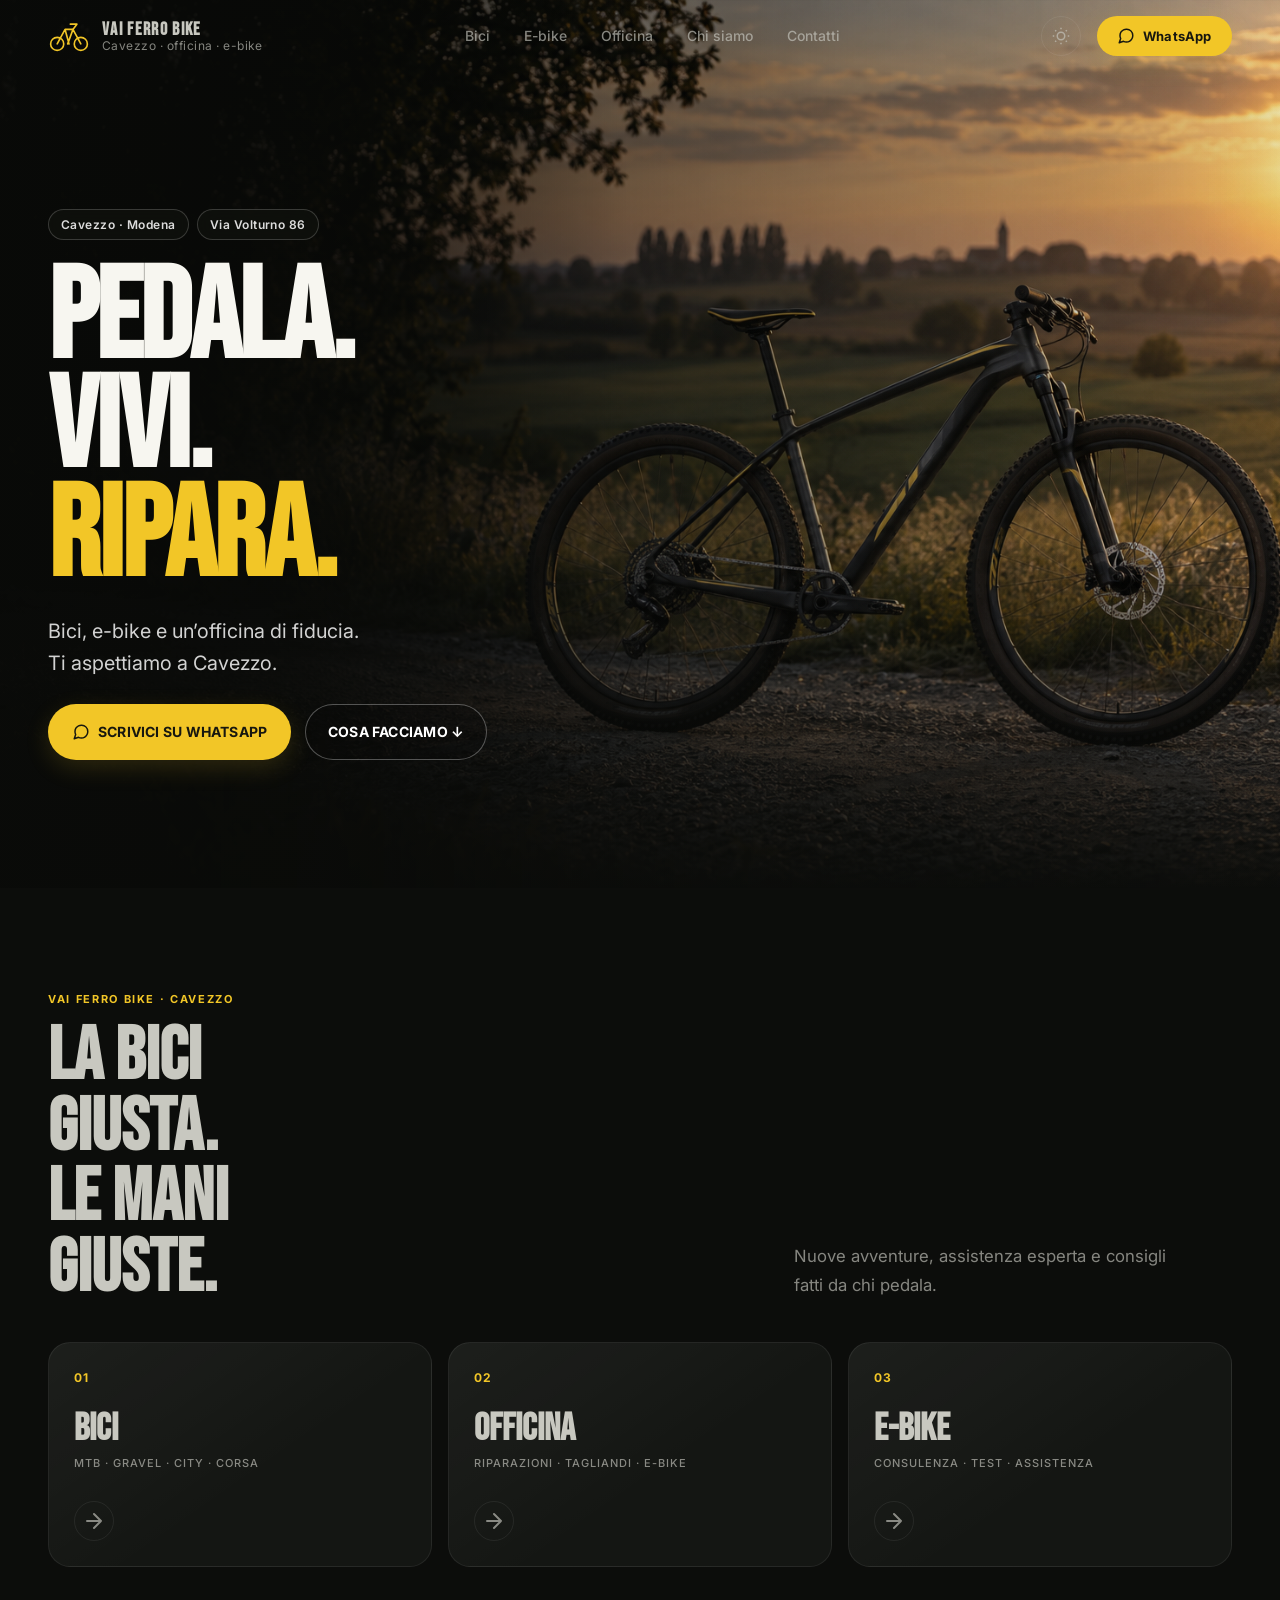
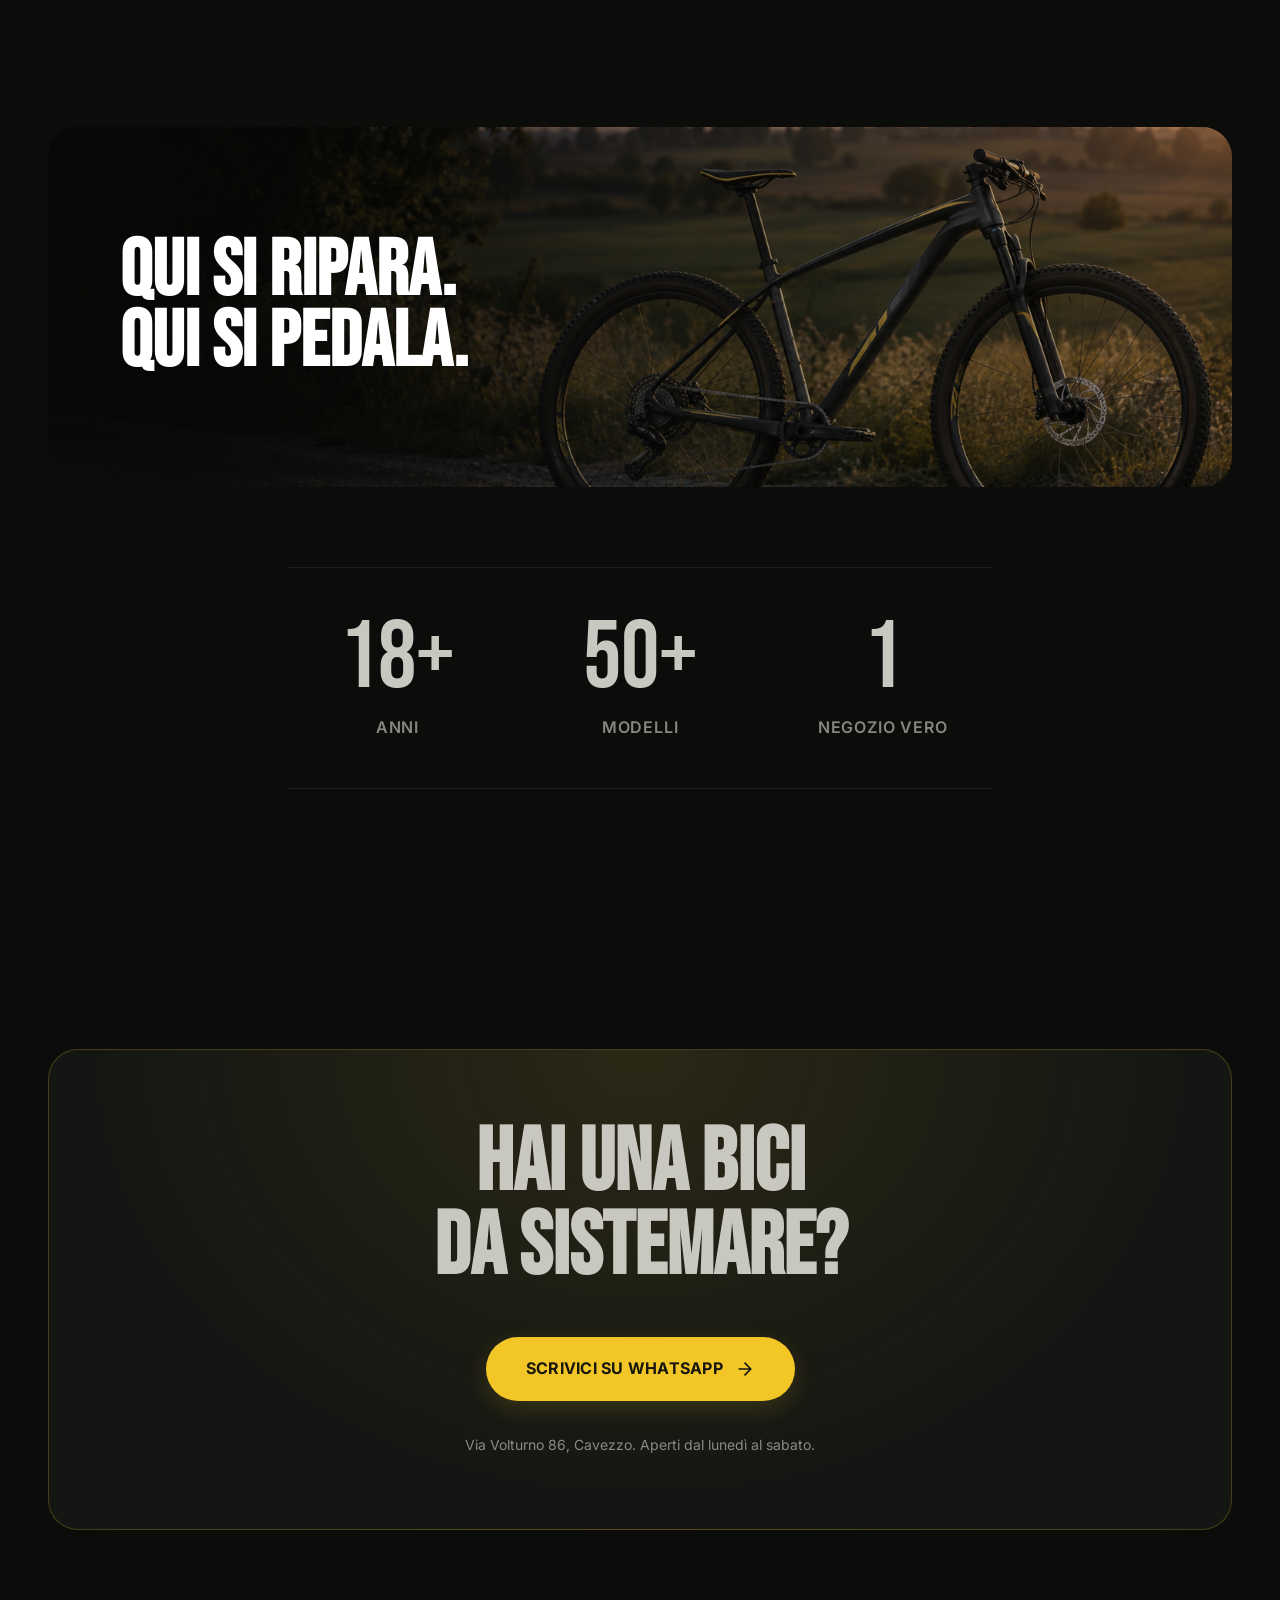
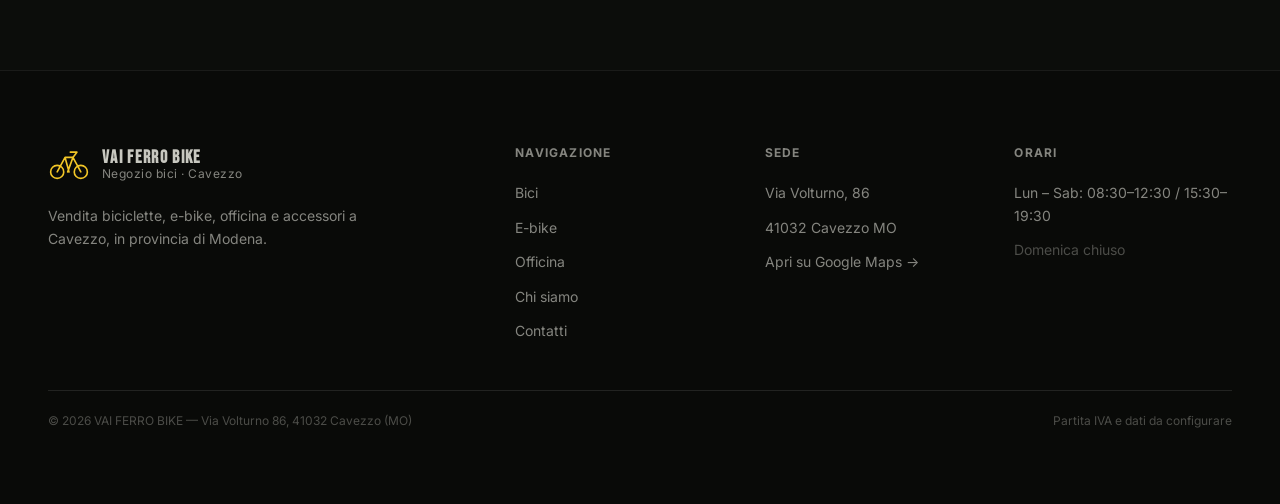
<file: index.html>
<!DOCTYPE html>
<html lang="it" data-theme="dark">

<head>
  <meta charset="UTF-8">
  <meta name="viewport" content="width=device-width, initial-scale=1.0">
  <title>VAI FERRO BIKE | Negozio bici ed e-bike a Cavezzo</title>
  <meta name="description"
    content="Negozio bici e officina a Cavezzo (MO) — VAI FERRO BIKE. Vendita MTB, e-bike, city bike, riparazioni rapide. Via Volturno 86. Aperto lun-sab, contattaci su WhatsApp.">
  <meta name="theme-color" content="#080808">
  <meta property="og:title" content="VAI FERRO BIKE | Negozio bici ed e-bike a Cavezzo">
  <meta property="og:description"
    content="Negozio bici ed officina a Cavezzo: vendita, e-bike, riparazioni, accessori.">
  <meta property="og:type" content="website">
  <meta property="og:url" content="https://vaiferrobike.it/">
  <meta property="og:image" content="https://vaiferrobike.it/img/logo-bici.jpg">
  <link rel="canonical" href="https://vaiferrobike.it/">
  <meta name="format-detection" content="telephone=no">
  <link rel="preconnect" href="https://fonts.googleapis.com">
  <link rel="preconnect" href="https://fonts.gstatic.com" crossorigin>
  <link rel="stylesheet"
    href="https://fonts.googleapis.com/css2?family=Bebas+Neue&family=Inter:wght@300;400;500;600;700&display=swap">
  <link rel="preconnect" href="https://lh3.googleusercontent.com">
  <link rel="stylesheet" href="style.css">
  <link rel="shortcut icon" href="/favicon.png" type="image/png">
  <link rel="icon" href="/img/favicon.png" type="image/png">
  <link rel="apple-touch-icon" href="/img/favicon.png">
</head>

<body>
  <a class="skip-link" href="#content">Vai al contenuto</a>

  <!-- HEADER -->
  <header class="header" id="top">
    <div class="container header-inner">
      <a class="brand" href="index.html" aria-label="VAI FERRO BIKE home">
        <span class="brand-mark" aria-hidden="true"><img src="img/logo-bici.jpg" alt=""
            onerror="this.onerror=null;this.outerHTML='<svg viewBox=\'0 0 64 64\' fill=\'none\' stroke=\'currentColor\' stroke-width=\'2.5\' stroke-linecap=\'round\' stroke-linejoin=\'round\'><circle cx=\'14\' cy=\'44\' r=\'10\'/><circle cx=\'50\' cy=\'44\' r=\'10\'/><path d=\'M14 44L26 22h12l12 22M26 22l6 22M38 22l-8 22\'/><path d=\'M34 14h10M44 14l-6 8\'/></svg>'"></span>
        <span class="brand-name">
          <strong>VAI FERRO BIKE</strong>
          <span>Cavezzo · officina · e-bike</span>
        </span>
      </a>

      <nav class="nav" aria-label="Principale">
        <a href="prodotti.html">Bici</a>
        <a href="ebike.html">E-bike</a>
        <a href="officina.html">Officina</a>
        <a href="chi-siamo.html">Chi siamo</a>
        <a href="contatti.html">Contatti</a>
      </nav>

      <div class="header-actions">
        <button class="theme-toggle" type="button" data-theme-toggle aria-label="Attiva tema chiaro">
          <svg width="18" height="18" viewBox="0 0 24 24" fill="none" stroke="currentColor" stroke-width="2">
            <path d="M21 12.79A9 9 0 1 1 11.21 3 7 7 0 0 0 21 12.79z" />
          </svg>
        </button>
        <a class="btn btn-primary btn-sm desktop-cta"
          href="https://wa.me/393332996878?text=Ciao%20VAI%20FERRO%20BIKE%2C%20vorrei%20informazioni." target="_blank"
          rel="noopener noreferrer"><svg width="18" height="18" viewBox="0 0 24 24" fill="none" stroke="currentColor"
            stroke-width="2" stroke-linecap="round" stroke-linejoin="round" style="flex-shrink:0">
            <path
              d="M21 11.5a8.38 8.38 0 0 1-.9 3.8 8.5 8.5 0 0 1-7.6 4.7 8.38 8.38 0 0 1-3.8-.9L3 21l1.9-5.7a8.38 8.38 0 0 1-.9-3.8 8.5 8.5 0 0 1 4.7-7.6 8.38 8.38 0 0 1 3.8-.9h.5a8.48 8.48 0 0 1 8 8v.5z" />
          </svg> WhatsApp</a>
        <button class="menu-toggle" type="button" aria-label="Apri menu" aria-expanded="false">
          <span></span>
        </button>
      </div>
    </div>
  </header>

  <!-- MOBILE DRAWER -->
  <div class="mobile-drawer" id="mobileDrawer">
    <div class="mobile-drawer__backdrop"></div>
    <div class="mobile-drawer__panel">
      <div class="mobile-drawer__header">
        <a class="brand" href="index.html">
          <span class="brand-mark" aria-hidden="true"><img src="img/logo-bici.jpg" alt=""
              onerror="this.onerror=null;this.outerHTML='<svg viewBox=\'0 0 64 64\' fill=\'none\' stroke=\'currentColor\' stroke-width=\'2.5\' stroke-linecap=\'round\' stroke-linejoin=\'round\'><circle cx=\'14\' cy=\'44\' r=\'10\'/><circle cx=\'50\' cy=\'44\' r=\'10\'/><path d=\'M14 44L26 22h12l12 22M26 22l6 22M38 22l-8 22\'/><path d=\'M34 14h10M44 14l-6 8\'/></svg>'"></span>
          <span class="brand-name"><strong>VAI FERRO BIKE</strong></span>
        </a>
        <button class="mobile-drawer__close" aria-label="Chiudi menu">
          <svg width="18" height="18" viewBox="0 0 24 24" fill="none" stroke="currentColor" stroke-width="2.5"
            stroke-linecap="round">
            <path d="M18 6L6 18M6 6l12 12" />
          </svg>
        </button>
      </div>
      <nav class="mobile-nav" aria-label="Mobile">
        <a href="prodotti.html">Bici</a>
        <a href="ebike.html">E-bike</a>
        <a href="officina.html">Officina</a>
        <a href="chi-siamo.html">Chi siamo</a>
        <a href="contatti.html">Contatti</a>
      </nav>
      <div class="mobile-drawer__footer">
        <a class="btn btn-primary"
          href="https://wa.me/393332996878?text=Ciao%20VAI%20FERRO%20BIKE%2C%20vorrei%20informazioni." target="_blank"
          rel="noopener noreferrer"><svg width="18" height="18" viewBox="0 0 24 24" fill="none" stroke="currentColor"
            stroke-width="2" stroke-linecap="round" stroke-linejoin="round" style="flex-shrink:0">
            <path
              d="M21 11.5a8.38 8.38 0 0 1-.9 3.8 8.5 8.5 0 0 1-7.6 4.7 8.38 8.38 0 0 1-3.8-.9L3 21l1.9-5.7a8.38 8.38 0 0 1-.9-3.8 8.5 8.5 0 0 1 4.7-7.6 8.38 8.38 0 0 1 3.8-.9h.5a8.48 8.48 0 0 1 8 8v.5z" />
          </svg> WhatsApp</a>
        <a class="btn btn-surface" href="tel:+393332996878">Chiama ora</a>
      </div>
    </div>
  </div>

  <main id="content">

    <!-- ═══ HERO ═══════════════════════════════════════════════════════ -->
    <section class="hero hero--editorial">
      <div class="hero__bg">
        <div class="hero__bg-gradient"></div>
      </div>
      <div class="container hero__inner">
        <div class="hero__copy">
          <div class="hero__kicker reveal">
            <span class="chip">Cavezzo · Modena</span>
            <span class="chip">Via Volturno 86</span>
          </div>

          <!-- Slogan a 3 righe: modificabile dal Foglio Impostazioni -->
          <h1 class="hero__slogan reveal reveal-delay-1" id="heroSlogan" aria-label="Pedala. Vivi. Ripara.">
            <span class="hero__slogan-row" data-vaifb-slogan="1">PEDALA.</span>
            <span class="hero__slogan-row" data-vaifb-slogan="2">VIVI.</span>
            <span class="hero__slogan-row" data-vaifb-slogan="3">RIPARA.</span>
          </h1>

          <p class="hero__lead reveal reveal-delay-2">Bici, e-bike e un’officina di fiducia.<br>Ti aspettiamo a Cavezzo.</p>

          <div class="hero__cta btn-row reveal reveal-delay-3" style="margin-top: 24px;">
            <a class="btn btn-primary"
              href="https://wa.me/393332996878?text=Ciao%20VAI%20FERRO%20BIKE%2C%20vorrei%20informazioni."
              target="_blank" rel="noopener noreferrer">
              <svg width="18" height="18" viewBox="0 0 24 24" fill="none" stroke="currentColor" stroke-width="2"
                stroke-linecap="round" stroke-linejoin="round" style="flex-shrink:0">
                <path
                  d="M21 11.5a8.38 8.38 0 0 1-.9 3.8 8.5 8.5 0 0 1-7.6 4.7 8.38 8.38 0 0 1-3.8-.9L3 21l1.9-5.7a8.38 8.38 0 0 1-.9-3.8 8.5 8.5 0 0 1 4.7-7.6 8.38 8.38 0 0 1 3.8-.9h.5a8.48 8.48 0 0 1 8 8v.5z" />
              </svg>
              SCRIVICI SU WHATSAPP
            </a>
            <a class="btn btn-ghost" href="#servizi">COSA FACCIAMO ↓</a>
          </div>
        </div>
      </div>
    </section>

    <!-- ═══ EDITORIAL SERVICES ═════════════════════════════════════════ -->
    <section id="servizi" class="section ed-services-section">
      <div class="container">
        <div class="home-section-heading reveal">
          <span class="eyebrow">VAI FERRO BIKE · CAVEZZO</span>
          <h2>La bici giusta.<br>Le mani giuste.</h2>
          <p>Nuove avventure, assistenza esperta e consigli fatti da chi pedala.</p>
        </div>
        <div class="ed-services-list">
          <a class="ed-service reveal" href="prodotti.html">
            <div class="ed-service__num">01</div>
            <div class="ed-service__content">
              <h2 data-vaifb="Home_Servizio_1_Titolo">BICI</h2>
              <p data-vaifb="Home_Servizio_1_Testo">MTB · GRAVEL · CITY · CORSA</p>
            </div>
            <div class="ed-service__arrow">
              <svg width="24" height="24" viewBox="0 0 24 24" fill="none" stroke="currentColor" stroke-width="2"
                stroke-linecap="round" stroke-linejoin="round">
                <path d="M5 12h14M12 5l7 7-7 7" />
              </svg>
            </div>
          </a>

          <a class="ed-service reveal reveal-delay-1" href="officina.html">
            <div class="ed-service__num">02</div>
            <div class="ed-service__content">
              <h2 data-vaifb="Home_Servizio_2_Titolo">OFFICINA</h2>
              <p data-vaifb="Home_Servizio_2_Testo">RIPARAZIONI · TAGLIANDI · E-BIKE</p>
            </div>
            <div class="ed-service__arrow">
              <svg width="24" height="24" viewBox="0 0 24 24" fill="none" stroke="currentColor" stroke-width="2"
                stroke-linecap="round" stroke-linejoin="round">
                <path d="M5 12h14M12 5l7 7-7 7" />
              </svg>
            </div>
          </a>

          <a class="ed-service reveal reveal-delay-2" href="ebike.html">
            <div class="ed-service__num">03</div>
            <div class="ed-service__content">
              <h2 data-vaifb="Home_Servizio_3_Titolo">E-BIKE</h2>
              <p data-vaifb="Home_Servizio_3_Testo">CONSULENZA · TEST · ASSISTENZA</p>
            </div>
            <div class="ed-service__arrow">
              <svg width="24" height="24" viewBox="0 0 24 24" fill="none" stroke="currentColor" stroke-width="2"
                stroke-linecap="round" stroke-linejoin="round">
                <path d="M5 12h14M12 5l7 7-7 7" />
              </svg>
            </div>
          </a>
        </div>
      </div>
    </section>

    <!-- ═══ FOTOGRAFIA REALE ════════════════════════════════════════════ -->
    <section class="section-sm photo-editorial">
      <div class="container">
        <div class="photo-editorial__inner reveal">
          <div class="photo-editorial__text">
            <h2>QUI SI RIPARA.<br>QUI SI PEDALA.</h2>
          </div>
          <!-- L'immagine apparirà qui se caricata da Google Sheets -->
          <div class="photo-editorial__img" id="home-foto-negozio" data-vaifb-img="Foto_Negozio_Home"
            style="display: none;"></div>
        </div>
      </div>
    </section>

    <!-- ═══ STATS ════════════════════════════════════════════════════════ -->
    <section class="section stat-editorial-section">
      <div class="container container-sm">
        <div class="stat-editorial-grid reveal">
          <div class="stat-editorial-item">
            <span class="stat-editorial-num" data-count="18" data-suffix="+" data-vaifb="Home_Stat_1_Numero">18+</span>
            <span class="stat-editorial-label" data-vaifb="Home_Stat_1_Etichetta">Anni</span>
          </div>
          <div class="stat-editorial-item">
            <span class="stat-editorial-num" data-count="50" data-suffix="+" data-vaifb="Home_Stat_2_Numero">50+</span>
            <span class="stat-editorial-label" data-vaifb="Home_Stat_2_Etichetta">Modelli</span>
          </div>
          <div class="stat-editorial-item">
            <span class="stat-editorial-num" data-vaifb="Home_Stat_3_Numero">1</span>
            <span class="stat-editorial-label" data-vaifb="Home_Stat_3_Etichetta">Negozio vero</span>
          </div>
        </div>
      </div>
    </section>

    <!-- ═══ CTA FINALE ══════════════════════════════════════════════════ -->
    <section class="section final-cta-section">
      <div class="container">
        <div class="final-cta reveal">
          <h2 data-vaifb="Home_CTA_Titolo">HAI UNA BICI<br>DA SISTEMARE?</h2>
          <div class="btn-row justify-center reveal reveal-delay-1" style="justify-content: center;">
            <a class="btn btn-primary"
              href="https://wa.me/393332996878?text=Ciao%20VAI%20FERRO%20BIKE%2C%20vorrei%20informazioni."
              target="_blank" rel="noopener noreferrer"
              style="height: 64px; padding: 0 40px; font-size: 16px; border-radius: var(--r-full);">
              SCRIVICI SU WHATSAPP <svg width="20" height="20" viewBox="0 0 24 24" fill="none" stroke="currentColor"
                stroke-width="2" stroke-linecap="round" stroke-linejoin="round" style="flex-shrink:0;margin-left:4px;">
                <path d="M5 12h14M12 5l7 7-7 7" />
              </svg>
            </a>
          </div>
          <p class="final-cta-meta reveal reveal-delay-2" data-vaifb="Home_CTA_Testo"
            style="margin-top: 32px; color: var(--text-muted); font-size: 14px;">
            Via Volturno 86, Cavezzo. Aperti dal lunedì al sabato.
          </p>
        </div>
      </div>
    </section>

  </main>

  <!-- FOOTER -->
  <footer class="footer">
    <div class="container">
      <div class="footer-grid">
        <div class="footer-brand">
          <a class="brand" href="index.html">
            <span class="brand-mark" aria-hidden="true"><img src="img/logo-bici.jpg" alt=""
                onerror="this.onerror=null;this.outerHTML='<svg viewBox=\'0 0 64 64\' fill=\'none\' stroke=\'currentColor\' stroke-width=\'2.5\' stroke-linecap=\'round\' stroke-linejoin=\'round\'><circle cx=\'14\' cy=\'44\' r=\'10\'/><circle cx=\'50\' cy=\'44\' r=\'10\'/><path d=\'M14 44L26 22h12l12 22M26 22l6 22M38 22l-8 22\'/><path d=\'M34 14h10M44 14l-6 8\'/></svg>'"></span>
            <span class="brand-name"><strong>VAI FERRO BIKE</strong><span>Negozio bici · Cavezzo</span></span>
          </a>
          <p>Vendita biciclette, e-bike, officina e accessori a Cavezzo, in provincia di Modena.</p>
        </div>
        <div class="footer-col">
          <h5>Navigazione</h5>
          <div class="footer-links"><a href="prodotti.html">Bici</a><a href="ebike.html">E-bike</a><a
              href="officina.html">Officina</a><a href="chi-siamo.html">Chi siamo</a><a
              href="contatti.html">Contatti</a></div>
        </div>
        <div class="footer-col">
          <h5>Sede</h5>
          <div class="footer-links">
            <a href="https://maps.google.com/maps?q=44.8327569,11.0342762&z=15" target="_blank"
              rel="noopener noreferrer">Via Volturno, 86</a>
            <a href="https://maps.google.com/maps?q=44.8327569,11.0342762&z=15" target="_blank"
              rel="noopener noreferrer">41032 Cavezzo MO</a>
            <a href="https://maps.google.com/maps?q=44.8327569,11.0342762&z=15" target="_blank"
              rel="noopener noreferrer">Apri su Google Maps →</a>
          </div>
        </div>
        <div class="footer-col">
          <h5>Orari</h5>
          <div class="footer-links">
            <span style="color:var(--text-muted);font-size:14px;" data-vaifb="Orari">Lun – Sab: 08:30–12:30 /
              15:30–19:30</span>
            <span style="color:var(--text-subtle);font-size:14px;" data-vaifb="Orari_Domenica">Domenica chiuso</span>
          </div>
        </div>
      </div>
      <div class="footer-bottom">
        <p>© 2026 VAI FERRO BIKE — Via Volturno 86, 41032 Cavezzo (MO)</p>
        <p>Partita IVA e dati da configurare</p>
      </div>
    </div>
  </footer>

  <!-- STICKY MOBILE BAR -->
  <div class="sticky-bar" aria-label="Azioni rapide mobile">
    <a class="btn btn-surface" style="flex:1" href="tel:+393332996878">Chiama</a>
    <a class="btn btn-primary" style="flex:1"
      href="https://wa.me/393332996878?text=Ciao%20VAI%20FERRO%20BIKE%2C%20vorrei%20informazioni." target="_blank"
      rel="noopener noreferrer"><svg width="18" height="18" viewBox="0 0 24 24" fill="none" stroke="currentColor"
        stroke-width="2" stroke-linecap="round" stroke-linejoin="round" style="flex-shrink:0">
        <path
          d="M21 11.5a8.38 8.38 0 0 1-.9 3.8 8.5 8.5 0 0 1-7.6 4.7 8.38 8.38 0 0 1-3.8-.9L3 21l1.9-5.7a8.38 8.38 0 0 1-.9-3.8 8.5 8.5 0 0 1 4.7-7.6 8.38 8.38 0 0 1 3.8-.9h.5a8.48 8.48 0 0 1 8 8v.5z" />
      </svg> WhatsApp</a>
  </div>

  <script type="application/ld+json">
  {
    "@context": "https://schema.org",
    "@type": "LocalBusiness",
    "name": "VAI FERRO BIKE",
    "address": {
      "@type": "PostalAddress",
      "streetAddress": "Via Volturno, 86",
      "addressLocality": "Cavezzo",
      "addressRegion": "MO",
      "postalCode": "41032",
      "addressCountry": "IT"
    },
    "telephone": "+39 333 299 6878",
    "url": "https://vaiferrobike.it",
    "openingHoursSpecification": [
      {"@type":"OpeningHoursSpecification","dayOfWeek":["Monday","Tuesday","Wednesday","Thursday","Friday","Saturday"],"opens":"08:30","closes":"12:30"},
      {"@type":"OpeningHoursSpecification","dayOfWeek":["Monday","Tuesday","Wednesday","Thursday","Friday","Saturday"],"opens":"15:30","closes":"19:30"}
    ],
    "description": "Negozio biciclette, e-bike e officina riparazioni a Cavezzo."
  }
  </script>
  <script src="impostazioni.js" defer></script>
  <script src="main.js" defer></script>
</body>

</html>
</file>
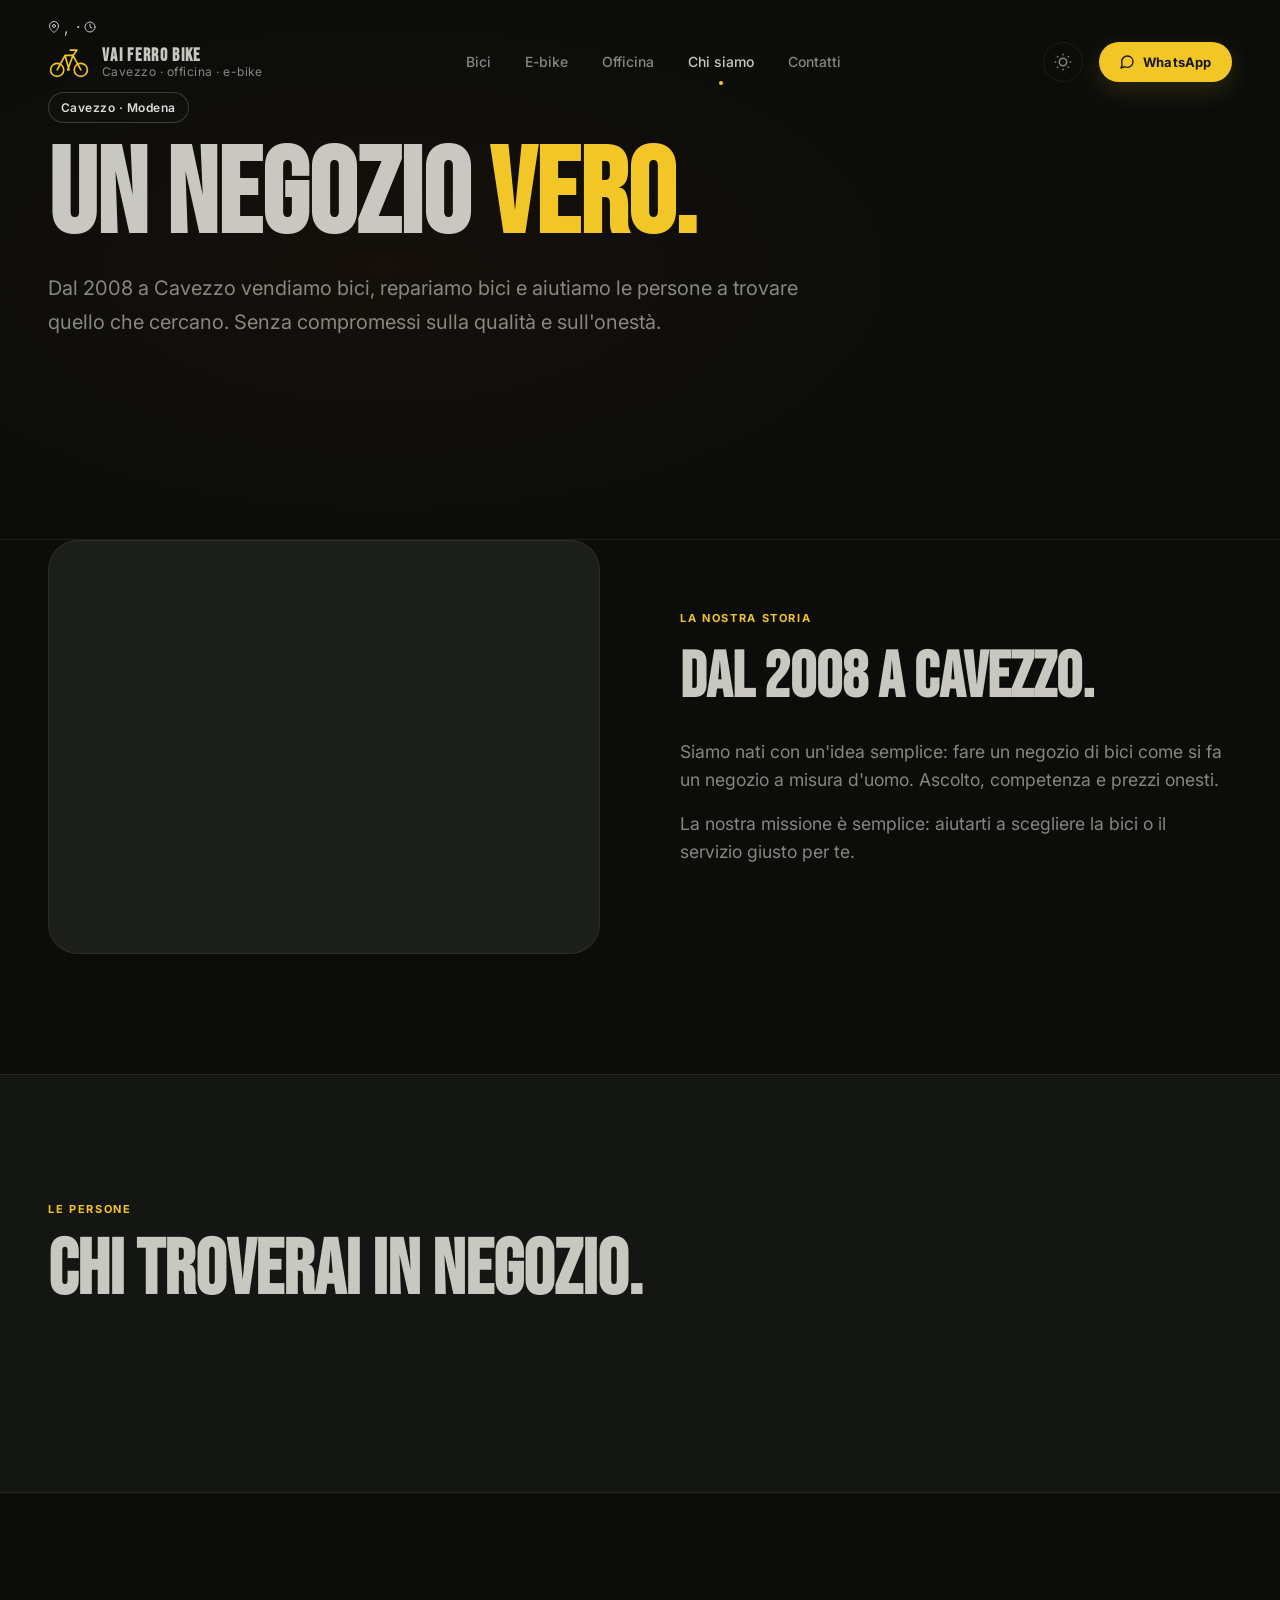
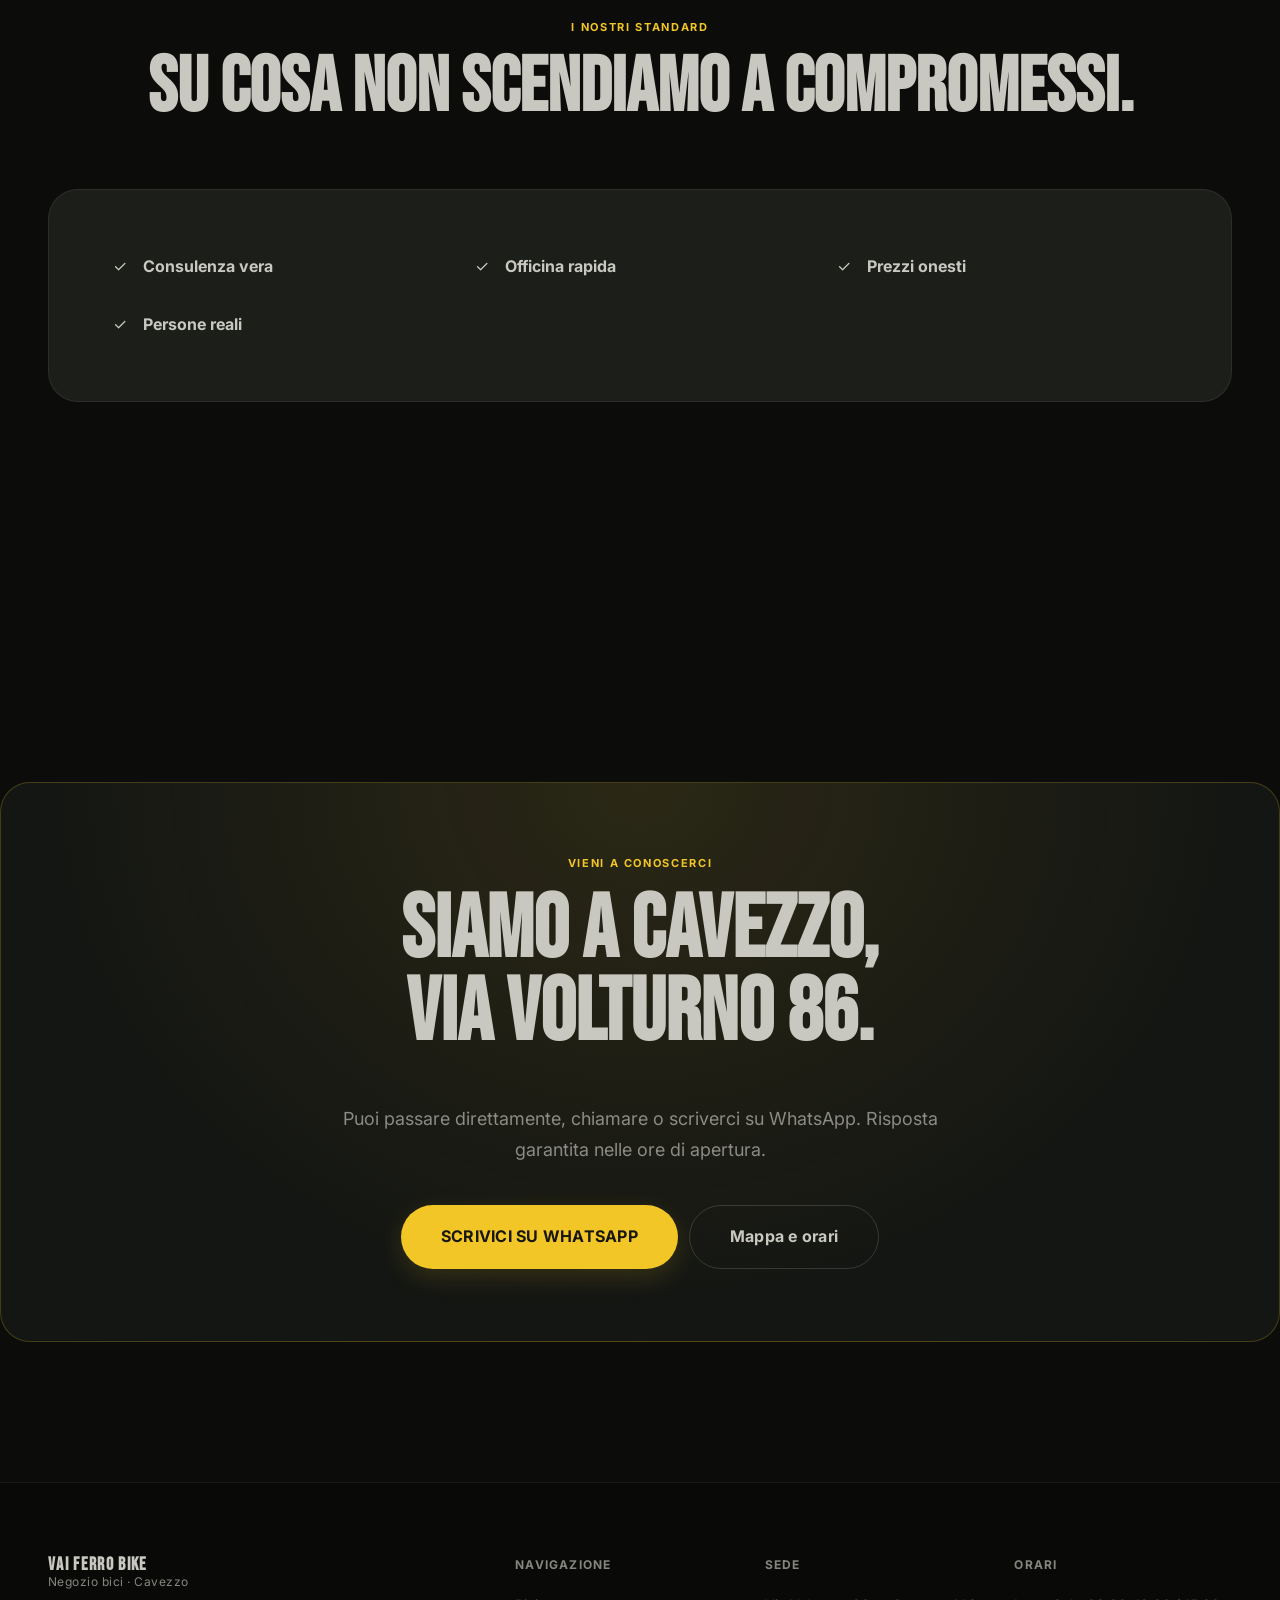
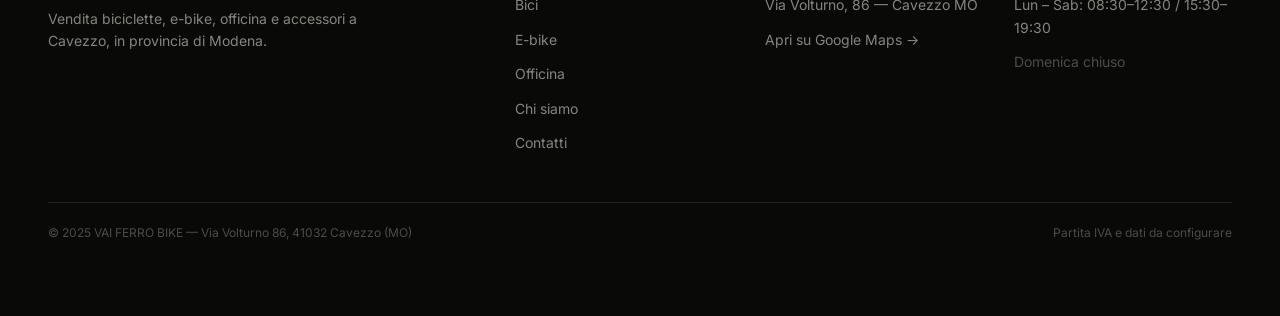
<file: chi-siamo.html>
<!DOCTYPE html>
<html lang="it" data-theme="dark">
<head>
  <meta charset="UTF-8">
  <meta name="viewport" content="width=device-width, initial-scale=1.0">
  <title>Chi siamo | VAI FERRO BIKE – Negozio bici a Cavezzo</title>
  <meta name="description" content="La storia di VAI FERRO BIKE: un negozio bici a Cavezzo (MO) fondato sulla passione, sulla competenza e sull'onestà. Scopri il team e i valori.">
  <meta name="theme-color" content="#080808">
  <meta name="format-detection" content="telephone=no">
  <meta property="og:title" content="Chi siamo | VAI FERRO BIKE – Negozio bici a Cavezzo">
  <meta property="og:description" content="La storia di VAI FERRO BIKE: un negozio bici a Cavezzo (MO) fondato sulla passione, sulla competenza e sull'onestà.">
  <meta property="og:type" content="website">
  <meta property="og:url" content="https://vaiferrobike.it/chi-siamo.html">
  <meta property="og:image" content="https://vaiferrobike.it/img/logo-bici.jpg">
  <link rel="canonical" href="https://vaiferrobike.it/chi-siamo.html">
  <link rel="preconnect" href="https://fonts.googleapis.com">
  <link rel="preconnect" href="https://fonts.gstatic.com" crossorigin>
  <link rel="stylesheet" href="https://fonts.googleapis.com/css2?family=Bebas+Neue&family=Inter:wght@300;400;500;600;700&display=swap">
  <link rel="preconnect" href="https://lh3.googleusercontent.com">
  <link rel="stylesheet" href="style.css">
  <link rel="icon" href="/img/favicon.png" type="image/png">
  <link rel="apple-touch-icon" href="/img/favicon.png">
</head>
<body>
  <a class="skip-link" href="#content">Vai al contenuto</a>
  <header class="header" id="top">
    <!-- TOP BAR -->
    <div class="top-bar" role="note">
      <div class="container top-bar__inner">
        <span class="top-bar__item">
          <svg width="12" height="12" viewBox="0 0 24 24" fill="none" stroke="currentColor" stroke-width="2" stroke-linecap="round" stroke-linejoin="round" aria-hidden="true"><path d="M21 10c0 7-9 13-9 13s-9-6-9-13a9 9 0 0 1 18 0z"/><circle cx="12" cy="10" r="3"/></svg>
          <span data-vaifb="Indirizzo"></span>,&nbsp;<span data-vaifb="Citta"></span>
        </span>
        <span class="top-bar__divider" aria-hidden="true">·</span>
        <span class="top-bar__item">
          <svg width="12" height="12" viewBox="0 0 24 24" fill="none" stroke="currentColor" stroke-width="2" stroke-linecap="round" stroke-linejoin="round" aria-hidden="true"><circle cx="12" cy="12" r="10"/><polyline points="12 6 12 12 16 14"/></svg>
          <span data-vaifb="Orari"></span>
        </span>
      </div>
    </div>
    <div class="container header-inner">
      <a class="brand" href="index.html" aria-label="VAI FERRO BIKE home">
        <span class="brand-mark" aria-hidden="true"><img src="img/logo-bici.jpg" alt="" onerror="this.onerror=null;this.outerHTML='<svg viewBox=\'0 0 64 64\' fill=\'none\' stroke=\'currentColor\' stroke-width=\'2.5\' stroke-linecap=\'round\' stroke-linejoin=\'round\'><circle cx=\'14\' cy=\'44\' r=\'10\'/><circle cx=\'50\' cy=\'44\' r=\'10\'/><path d=\'M14 44L26 22h12l12 22M26 22l6 22M38 22l-8 22\'/><path d=\'M34 14h10M44 14l-6 8\'/></svg>'"></span>
        <span class="brand-name"><strong>VAI FERRO BIKE</strong><span>Cavezzo · officina · e-bike</span></span>
      </a>
      <nav class="nav" aria-label="Navigazione principale">
        <a href="prodotti.html">Bici</a>
        <a href="ebike.html">E-bike</a>
        <a href="officina.html">Officina</a>
        <a href="chi-siamo.html">Chi siamo</a>
        <a href="contatti.html">Contatti</a>
      </nav>
      <div class="header-actions">
        <button class="theme-toggle" type="button" data-theme-toggle aria-label="Attiva tema chiaro"><svg width="18" height="18" viewBox="0 0 24 24" fill="none" stroke="currentColor" stroke-width="2"><path d="M21 12.79A9 9 0 1 1 11.21 3 7 7 0 0 0 21 12.79z"/></svg></button>
        <a class="btn btn-primary btn-sm desktop-cta" href="https://wa.me/393332996878?text=Ciao%20VAI%20FERRO%20BIKE%2C%20vorrei%20informazioni." target="_blank" rel="noopener noreferrer" data-vaifb-wa="Vendite"><svg width="16" height="16" viewBox="0 0 24 24" fill="none" stroke="currentColor" stroke-width="2" stroke-linecap="round" stroke-linejoin="round" aria-hidden="true" style="flex-shrink:0"><path d="M21 11.5a8.38 8.38 0 0 1-.9 3.8 8.5 8.5 0 0 1-7.6 4.7 8.38 8.38 0 0 1-3.8-.9L3 21l1.9-5.7a8.38 8.38 0 0 1-.9-3.8 8.5 8.5 0 0 1 4.7-7.6 8.38 8.38 0 0 1 3.8-.9h.5a8.48 8.48 0 0 1 8 8v.5z"/></svg> WhatsApp</a>
        <button class="menu-toggle" type="button" aria-label="Apri menu" aria-expanded="false" aria-controls="mobileDrawer"><span></span></button>
      </div>
    </div>
  </header>
  <div class="mobile-drawer" id="mobileDrawer">
    <div class="mobile-drawer__backdrop"></div>
    <div class="mobile-drawer__panel">
      <div class="mobile-drawer__header">
        <a class="brand" href="index.html"><span class="brand-name"><strong>VAI FERRO BIKE</strong></span></a>
        <button class="mobile-drawer__close" aria-label="Chiudi"><svg width="18" height="18" viewBox="0 0 24 24" fill="none" stroke="currentColor" stroke-width="2.5" stroke-linecap="round"><path d="M18 6L6 18M6 6l12 12"/></svg></button>
      </div>
      <nav class="mobile-nav">
        <a href="prodotti.html">Bici</a>
        <a href="ebike.html">E-bike</a>
        <a href="officina.html">Officina</a>
        <a href="chi-siamo.html">Chi siamo</a>
        <a href="contatti.html">Contatti</a>
      </nav>
      <div class="mobile-drawer__footer">
        <a class="btn btn-primary" href="https://wa.me/393332996878?text=Ciao%20VAI%20FERRO%20BIKE%2C%20vorrei%20informazioni." target="_blank" rel="noopener noreferrer" data-vaifb-wa="Vendite"><svg width="18" height="18" viewBox="0 0 24 24" fill="none" stroke="currentColor" stroke-width="2" stroke-linecap="round" stroke-linejoin="round" aria-hidden="true" style="flex-shrink:0"><path d="M21 11.5a8.38 8.38 0 0 1-.9 3.8 8.5 8.5 0 0 1-7.6 4.7 8.38 8.38 0 0 1-3.8-.9L3 21l1.9-5.7a8.38 8.38 0 0 1-.9-3.8 8.5 8.5 0 0 1 4.7-7.6 8.38 8.38 0 0 1 3.8-.9h.5a8.48 8.48 0 0 1 8 8v.5z"/></svg> WhatsApp</a>
        <a class="btn btn-surface" href="tel:+393332996878" data-vaifb-tel-link="Vendite">Chiama ora</a>
      </div>
    </div>
  </div>

  <main id="content">
    <!-- HERO -->
    <section class="page-hero hero--editorial" style="min-height: 60svh;">
      <div class="container page-hero__inner">
        <div class="page-hero__kicker reveal"><span class="chip">Cavezzo · Modena</span></div>
        <h1 class="page-hero__title reveal reveal-delay-1" id="cs-titolo-hero" style="font-size: clamp(4rem, 15vw, 7.5rem);">Un negozio <span class="accent-text">vero.</span></h1>
        <p class="page-hero__lead reveal reveal-delay-2" id="cs-sottotitolo" style="max-width: 800px; font-size: clamp(16px, 2.5vw, 20px);">Dal 2008 a Cavezzo vendiamo bici, repariamo bici e aiutiamo le persone a trovare quello che cercano. Senza compromessi sulla qualità e sull'onestà.</p>
      </div>
    </section>

    <!-- LA NOSTRA STORIA -->
    <section class="section" style="padding-top: 0;">
      <div class="container">
        <div class="editorial-split" style="align-items: center; gap: clamp(40px, 8vw, 80px);">
          <div class="editorial-visual reveal">
            <!-- Nascondo di default per non mostrare placeholder. JS lo mette a block se c'è la foto. -->
            <div id="cs-foto-negozio" style="display: none; aspect-ratio: 4/5; border-radius: var(--r-xl); overflow: hidden; background: var(--surface-2);"></div>
          </div>
          <div class="editorial-copy reveal reveal-delay-1">
            <span class="eyebrow">La nostra storia</span>
            <h2 id="cs-anno-fondazione" style="font-size: clamp(2.5rem, 5vw, 4rem); line-height: 1.1; margin-bottom: 24px;">Dal 2008 a Cavezzo.</h2>
            <p id="cs-testo-chi-siamo" style="font-size: 1.1rem; line-height: 1.6; margin-bottom: 16px; color: var(--text-muted);">Siamo nati con un'idea semplice: fare un negozio di bici come si fa un negozio a misura d'uomo. Ascolto, competenza e prezzi onesti.</p>
            <p id="cs-testo-missione" style="font-size: 1.1rem; line-height: 1.6; color: var(--text-muted);">La nostra missione è semplice: aiutarti a scegliere la bici o il servizio giusto per te.</p>
          </div>
        </div>
      </div>
    </section>

    <!-- IL TEAM -->
    <section class="section" style="background: var(--surface); border-block: 1px solid var(--border);">
      <div class="container">
        <div class="section-heading reveal">
          <span class="eyebrow">Le persone</span>
          <h2>Chi troverai in negozio.</h2>
        </div>
        
        <div id="cs-team-grid" style="gap: clamp(60px, 10vw, 120px); margin-top: 40px;">
          
          <!-- TITOLARE -->
          <div id="cs-titolare" hidden>
            <div class="reveal" style="display: grid; grid-template-columns: repeat(auto-fit, minmax(300px, 1fr)); gap: clamp(32px, 6vw, 64px); align-items: center;">
              <div id="cs-foto-titolare" style="display: none; aspect-ratio: 1/1; border-radius: var(--r-full); overflow: hidden; background: var(--surface-2); max-width: 500px; margin: 0 auto; width: 100%;"></div>
              <div>
                <span id="cs-ruolo-titolare" class="eyebrow" style="margin-bottom: 16px;">Titolare</span>
                <h2 id="cs-nome-titolare" style="font-size: clamp(2.5rem, 5vw, 4rem); margin-bottom: 24px; line-height: 1;"></h2>
                <p id="cs-bio-titolare" style="font-size: 1.2rem; line-height: 1.6; color: var(--text-muted);"></p>
              </div>
            </div>
          </div>

          <!-- SOCIO -->
          <div id="cs-socio" hidden>
            <!-- Layout invertito per alternanza -->
            <div class="reveal" style="display: grid; grid-template-columns: repeat(auto-fit, minmax(300px, 1fr)); gap: clamp(32px, 6vw, 64px); align-items: center; direction: rtl;">
              <div id="cs-foto-socio" style="display: none; aspect-ratio: 1/1; border-radius: var(--r-full); overflow: hidden; background: var(--surface-2); max-width: 500px; margin: 0 auto; width: 100%; direction: ltr;"></div>
              <div style="direction: ltr;">
                <span id="cs-ruolo-socio" class="eyebrow" style="margin-bottom: 16px;">Socio</span>
                <h2 id="cs-nome-socio" style="font-size: clamp(2.5rem, 5vw, 4rem); margin-bottom: 24px; line-height: 1;"></h2>
                <p id="cs-bio-socio" style="font-size: 1.2rem; line-height: 1.6; color: var(--text-muted);"></p>
              </div>
            </div>
          </div>

        </div>
      </div>
    </section>

    <!-- VALORI CONCRETI -->
    <section class="section">
      <div class="container">
        <div class="section-heading center reveal">
          <span class="eyebrow">I nostri standard</span>
          <h2>Su cosa non scendiamo a compromessi.</h2>
        </div>
        
        <!-- Il div viene riempito da chi-siamo.js -->
        <div id="cs-valori-list" class="reveal reveal-delay-1" style="display: grid; grid-template-columns: repeat(auto-fit, minmax(280px, 1fr)); gap: 32px; background: var(--surface-2); padding: clamp(32px, 6vw, 64px); border-radius: var(--r-xl); border: 1px solid var(--border);">
          <!-- Fallback semantici (sovrascritti da JS se presenti nel foglio) -->
          <div class="why-item">
            <div class="why-badge">✓</div>
            <div><strong>Consulenza vera</strong></div>
          </div>
          <div class="why-item">
            <div class="why-badge">✓</div>
            <div><strong>Officina rapida</strong></div>
          </div>
          <div class="why-item">
            <div class="why-badge">✓</div>
            <div><strong>Prezzi onesti</strong></div>
          </div>
          <div class="why-item">
            <div class="why-badge">✓</div>
            <div><strong>Persone reali</strong></div>
          </div>
        </div>
      </div>
    </section>

    <!-- FOTOGRAFIE EXTRA (OFFICINA / NEGOZIO) -->
    <section class="section" style="padding-top: 0;">
      <div class="container">
        <div style="display: grid; grid-template-columns: repeat(auto-fit, minmax(300px, 1fr)); gap: 24px;">
          <!-- Nascondo di default -->
          <div id="cs-foto-officina" class="reveal" style="display: none; aspect-ratio: 16/9; border-radius: var(--r-xl); overflow: hidden; background: var(--surface-2);"></div>
          <div id="cs-foto-negozio-2" class="reveal reveal-delay-1" style="display: none; aspect-ratio: 16/9; border-radius: var(--r-xl); overflow: hidden; background: var(--surface-2);"></div>
        </div>
      </div>
    </section>

    <!-- CTA -->
    <section class="final-cta-section">
      <div class="container final-cta">
        <span class="eyebrow reveal" style="color: var(--accent); margin-bottom: 16px; display: block;">Vieni a conoscerci</span>
        <h2 class="reveal">Siamo a Cavezzo,<br>Via Volturno 86.</h2>
        <p class="reveal" style="font-size: clamp(16px,2vw,18px); color: var(--text-muted); margin-bottom: 40px; max-width: 600px; margin-inline: auto;">Puoi passare direttamente, chiamare o scriverci su WhatsApp. Risposta garantita nelle ore di apertura.</p>
        <div class="btn-row reveal" style="justify-content: center;">
          <a class="btn btn-primary" href="https://wa.me/393332996878?text=Ciao%20VAI%20FERRO%20BIKE%2C%20vorrei%20informazioni." target="_blank" rel="noopener noreferrer" style="height: 64px; padding: 0 40px; font-size: 16px; border-radius: var(--r-full);">
            SCRIVICI SU WHATSAPP
          </a>
          <a class="btn btn-ghost" href="contatti.html" style="height: 64px; padding: 0 40px; font-size: 16px;">
            Mappa e orari
          </a>
        </div>
      </div>
    </section>
  </main>

  <footer class="footer">
    <div class="container">
      <div class="footer-grid">
        <div class="footer-brand"><a class="brand" href="index.html"><span class="brand-name"><strong>VAI FERRO BIKE</strong><span>Negozio bici · Cavezzo</span></span></a><p>Vendita biciclette, e-bike, officina e accessori a Cavezzo, in provincia di Modena.</p></div>
        <div class="footer-col"><h5>Navigazione</h5><div class="footer-links"><a href="prodotti.html">Bici</a><a href="ebike.html">E-bike</a><a href="officina.html">Officina</a><a href="chi-siamo.html">Chi siamo</a><a href="contatti.html">Contatti</a></div></div>
        <div class="footer-col"><h5>Sede</h5><div class="footer-links"><a href="https://maps.google.com/maps?q=44.8327569,11.0342762&z=15" target="_blank" rel="noopener noreferrer">Via Volturno, 86 — Cavezzo MO</a><a href="https://maps.google.com/maps?q=44.8327569,11.0342762&z=15" target="_blank" rel="noopener noreferrer">Apri su Google Maps →</a></div></div>
        <div class="footer-col"><h5>Orari</h5><div class="footer-links"><span style="color:var(--text-muted);font-size:14px" data-vaifb="Orari">Lun – Sab: 08:30–12:30 / 15:30–19:30</span><span style="color:var(--text-subtle);font-size:14px" data-vaifb="Orari_Domenica">Domenica chiuso</span></div></div>
      </div>
      <div class="footer-bottom"><p>© 2025 VAI FERRO BIKE — Via Volturno 86, 41032 Cavezzo (MO)</p><p>Partita IVA e dati da configurare</p></div>
    </div>
  </footer>
  <div class="sticky-bar"><a class="btn btn-surface" style="flex:1" href="tel:+393332996878">Chiama</a><a class="btn btn-primary" style="flex:1" href="https://wa.me/393332996878?text=Ciao%20VAI%20FERRO%20BIKE%2C%20vorrei%20informazioni." target="_blank" rel="noopener noreferrer"><svg width="18" height="18" viewBox="0 0 24 24" fill="none" stroke="currentColor" stroke-width="2" stroke-linecap="round" stroke-linejoin="round" style="flex-shrink:0"><path d="M21 11.5a8.38 8.38 0 0 1-.9 3.8 8.5 8.5 0 0 1-7.6 4.7 8.38 8.38 0 0 1-3.8-.9L3 21l1.9-5.7a8.38 8.38 0 0 1-.9-3.8 8.5 8.5 0 0 1 4.7-7.6 8.38 8.38 0 0 1 3.8-.9h.5a8.48 8.48 0 0 1 8 8v.5z"/></svg> WhatsApp</a></div>
  <script src="impostazioni.js" defer></script>
  <script src="chi-siamo.js" defer></script>
  <script src="main.js" defer></script>
</body>
</html>
</file>
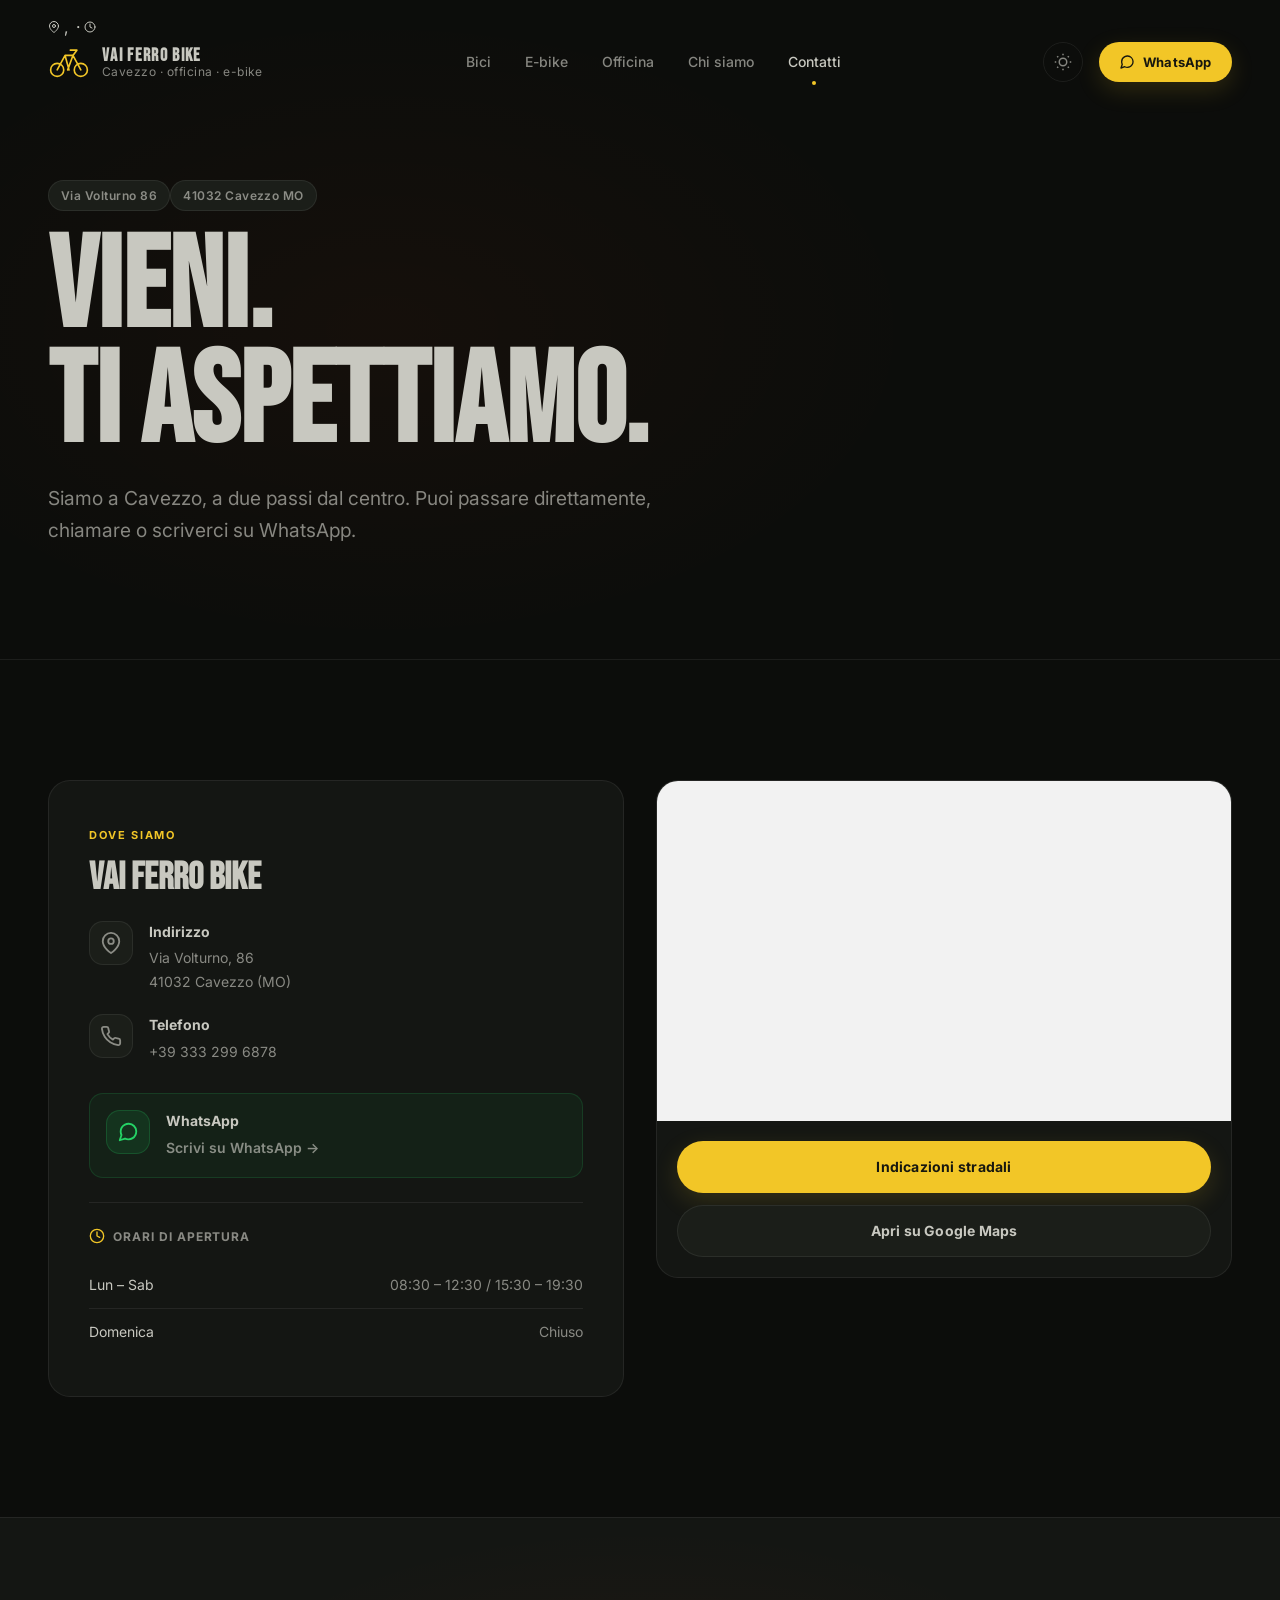
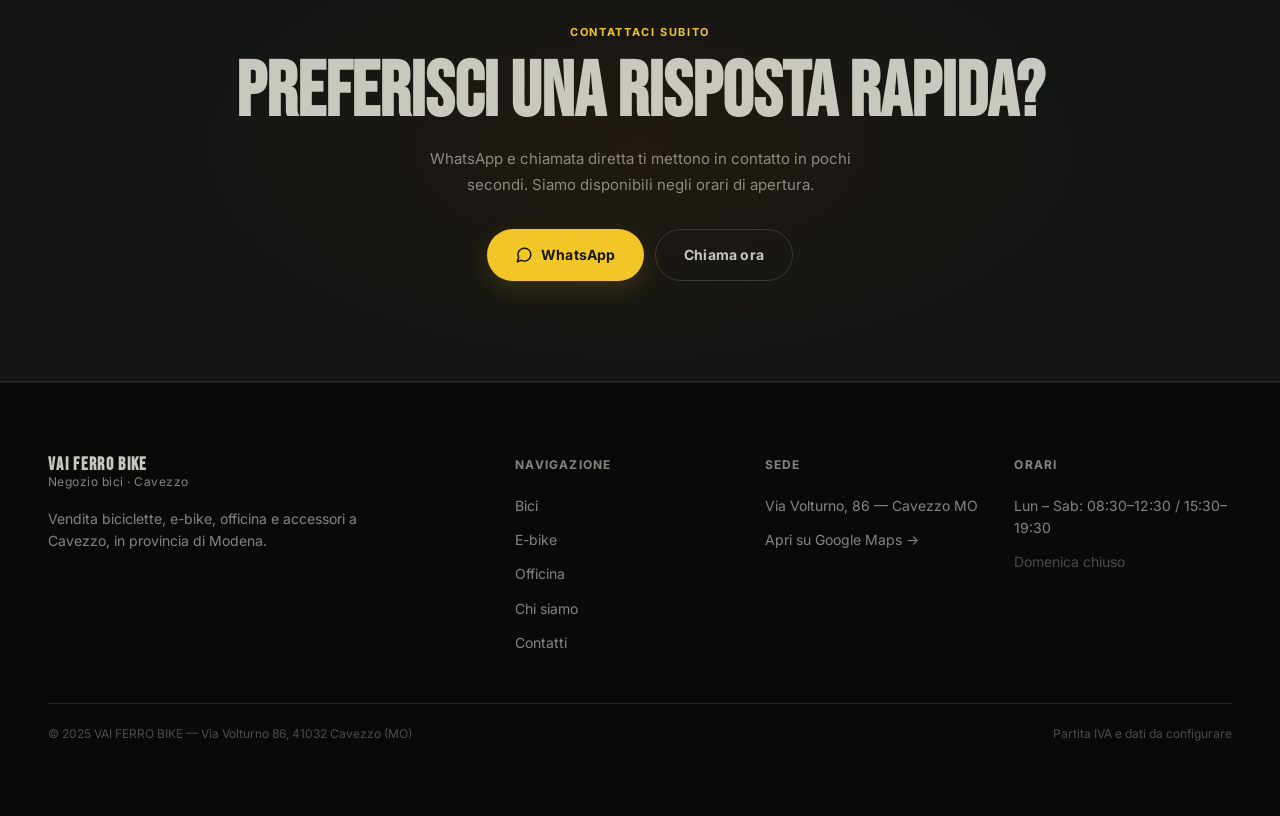
<file: contatti.html>
<!DOCTYPE html>
<html lang="it" data-theme="dark">
<head>
  <meta charset="UTF-8">
  <meta name="viewport" content="width=device-width, initial-scale=1.0">
  <title>Contatti | VAI FERRO BIKE – Cavezzo MO</title>
  <meta name="description" content="Dove siamo e come raggiungerci: Via Volturno 86, Cavezzo MO. Orari, mappa, WhatsApp e numero di telefono di VAI FERRO BIKE.">
  <meta name="theme-color" content="#080808">
  <meta name="format-detection" content="telephone=no">
  <meta property="og:title" content="Contatti | VAI FERRO BIKE – Cavezzo MO">
  <meta property="og:description" content="Dove siamo e come raggiungerci: Via Volturno 86, Cavezzo MO. Orari, mappa, WhatsApp e numero di telefono.">
  <meta property="og:type" content="website">
  <meta property="og:url" content="https://vaiferrobike.it/contatti.html">
  <meta property="og:image" content="https://vaiferrobike.it/img/logo-bici.jpg">
  <link rel="canonical" href="https://vaiferrobike.it/contatti.html">
  <link rel="preconnect" href="https://fonts.googleapis.com">
  <link rel="preconnect" href="https://fonts.gstatic.com" crossorigin>
  <link rel="stylesheet" href="https://fonts.googleapis.com/css2?family=Bebas+Neue&family=Inter:wght@300;400;500;600;700&display=swap">
  <link rel="preconnect" href="https://lh3.googleusercontent.com">
  <link rel="stylesheet" href="style.css">
  <link rel="icon" href="/img/favicon.png" type="image/png">
  <link rel="apple-touch-icon" href="/img/favicon.png">
</head>
<body>
  <a class="skip-link" href="#content">Vai al contenuto</a>
  <header class="header" id="top">
    <!-- TOP BAR -->
    <div class="top-bar" role="note">
      <div class="container top-bar__inner">
        <span class="top-bar__item">
          <svg width="12" height="12" viewBox="0 0 24 24" fill="none" stroke="currentColor" stroke-width="2" stroke-linecap="round" stroke-linejoin="round" aria-hidden="true"><path d="M21 10c0 7-9 13-9 13s-9-6-9-13a9 9 0 0 1 18 0z"/><circle cx="12" cy="10" r="3"/></svg>
          <span data-vaifb="Indirizzo"></span>,&nbsp;<span data-vaifb="Citta"></span>
        </span>
        <span class="top-bar__divider" aria-hidden="true">·</span>
        <span class="top-bar__item">
          <svg width="12" height="12" viewBox="0 0 24 24" fill="none" stroke="currentColor" stroke-width="2" stroke-linecap="round" stroke-linejoin="round" aria-hidden="true"><circle cx="12" cy="12" r="10"/><polyline points="12 6 12 12 16 14"/></svg>
          <span data-vaifb="Orari"></span>
        </span>
      </div>
    </div>
    <div class="container header-inner">
      <a class="brand" href="index.html" aria-label="VAI FERRO BIKE home">
        <span class="brand-mark" aria-hidden="true"><img src="img/logo-bici.jpg" alt="" onerror="this.onerror=null;this.outerHTML='<svg viewBox=\'0 0 64 64\' fill=\'none\' stroke=\'currentColor\' stroke-width=\'2.5\' stroke-linecap=\'round\' stroke-linejoin=\'round\'><circle cx=\'14\' cy=\'44\' r=\'10\'/><circle cx=\'50\' cy=\'44\' r=\'10\'/><path d=\'M14 44L26 22h12l12 22M26 22l6 22M38 22l-8 22\'/><path d=\'M34 14h10M44 14l-6 8\'/></svg>'"></span>
        <span class="brand-name"><strong>VAI FERRO BIKE</strong><span>Cavezzo · officina · e-bike</span></span>
      </a>
      <nav class="nav" aria-label="Navigazione principale">
        <a href="prodotti.html">Bici</a>
        <a href="ebike.html">E-bike</a>
        <a href="officina.html">Officina</a>
        <a href="chi-siamo.html">Chi siamo</a>
        <a href="contatti.html">Contatti</a>
      </nav>
      <div class="header-actions">
        <button class="theme-toggle" type="button" data-theme-toggle aria-label="Attiva tema chiaro"><svg width="18" height="18" viewBox="0 0 24 24" fill="none" stroke="currentColor" stroke-width="2"><path d="M21 12.79A9 9 0 1 1 11.21 3 7 7 0 0 0 21 12.79z"/></svg></button>
        <a class="btn btn-primary btn-sm desktop-cta" href="https://wa.me/393332996878?text=Ciao%20VAI%20FERRO%20BIKE%2C%20vorrei%20informazioni." target="_blank" rel="noopener noreferrer" data-vaifb-wa="Vendite"><svg width="16" height="16" viewBox="0 0 24 24" fill="none" stroke="currentColor" stroke-width="2" stroke-linecap="round" stroke-linejoin="round" aria-hidden="true" style="flex-shrink:0"><path d="M21 11.5a8.38 8.38 0 0 1-.9 3.8 8.5 8.5 0 0 1-7.6 4.7 8.38 8.38 0 0 1-3.8-.9L3 21l1.9-5.7a8.38 8.38 0 0 1-.9-3.8 8.5 8.5 0 0 1 4.7-7.6 8.38 8.38 0 0 1 3.8-.9h.5a8.48 8.48 0 0 1 8 8v.5z"/></svg> WhatsApp</a>
        <button class="menu-toggle" type="button" aria-label="Apri menu" aria-expanded="false" aria-controls="mobileDrawer"><span></span></button>
      </div>
    </div>
  </header>
  <div class="mobile-drawer" id="mobileDrawer">
    <div class="mobile-drawer__backdrop"></div>
    <div class="mobile-drawer__panel">
      <div class="mobile-drawer__header">
        <a class="brand" href="index.html"><span class="brand-name"><strong>VAI FERRO BIKE</strong></span></a>
        <button class="mobile-drawer__close" aria-label="Chiudi"><svg width="18" height="18" viewBox="0 0 24 24" fill="none" stroke="currentColor" stroke-width="2.5" stroke-linecap="round"><path d="M18 6L6 18M6 6l12 12"/></svg></button>
      </div>
      <nav class="mobile-nav">
        <a href="prodotti.html">Bici</a>
        <a href="ebike.html">E-bike</a>
        <a href="officina.html">Officina</a>
        <a href="chi-siamo.html">Chi siamo</a>
        <a href="contatti.html">Contatti</a>
      </nav>
      <div class="mobile-drawer__footer">
        <a class="btn btn-primary" href="https://wa.me/393332996878?text=Ciao%20VAI%20FERRO%20BIKE%2C%20vorrei%20informazioni." target="_blank" rel="noopener noreferrer" data-vaifb-wa="Vendite"><svg width="18" height="18" viewBox="0 0 24 24" fill="none" stroke="currentColor" stroke-width="2" stroke-linecap="round" stroke-linejoin="round" aria-hidden="true" style="flex-shrink:0"><path d="M21 11.5a8.38 8.38 0 0 1-.9 3.8 8.5 8.5 0 0 1-7.6 4.7 8.38 8.38 0 0 1-3.8-.9L3 21l1.9-5.7a8.38 8.38 0 0 1-.9-3.8 8.5 8.5 0 0 1 4.7-7.6 8.38 8.38 0 0 1 3.8-.9h.5a8.48 8.48 0 0 1 8 8v.5z"/></svg> WhatsApp</a>
        <a class="btn btn-surface" href="tel:+393332996878" data-vaifb-tel>Chiama ora</a>
      </div>
    </div>
  </div>

  <main id="content">
    <section class="page-hero">
      <div class="container page-hero__inner">
        <div class="page-hero__kicker reveal"><span class="chip">Via Volturno 86</span><span class="chip">41032 Cavezzo MO</span></div>
        <h1 class="page-hero__title reveal reveal-delay-1">VIENI.<br>TI ASPETTIAMO.</h1>
        <p class="page-hero__lead reveal reveal-delay-2">Siamo a Cavezzo, a due passi dal centro. Puoi passare direttamente, chiamare o scriverci su WhatsApp.</p>
      </div>
    </section>

    <section class="section">
      <div class="container">
        <div class="contact-layout">
          <!-- Info -->
          <div class="contact-card reveal">
            <span class="eyebrow">Dove siamo</span>
            <h2 style="font-size:clamp(1.8rem,3vw,2.8rem)">VAI FERRO BIKE</h2>
            <div class="contact-stack">
              <div class="contact-row">
                <div class="contact-icon">
                  <svg width="22" height="22" viewBox="0 0 24 24" fill="none" stroke="currentColor" stroke-width="2" stroke-linecap="round" stroke-linejoin="round"><path d="M21 10c0 7-9 13-9 13s-9-6-9-13a9 9 0 0 1 18 0z"/><circle cx="12" cy="10" r="3"/></svg>
                </div>
                <div>
                  <strong>Indirizzo</strong>
                  <p data-vaifb="Contatti_Indirizzo">Via Volturno, 86<br>41032 Cavezzo (MO)</p>
                </div>
              </div>
              <div class="contact-row">
                <div class="contact-icon">
                  <svg width="22" height="22" viewBox="0 0 24 24" fill="none" stroke="currentColor" stroke-width="2" stroke-linecap="round" stroke-linejoin="round"><path d="M22 16.92v3a2 2 0 0 1-2.18 2 19.79 19.79 0 0 1-8.63-3.07 19.5 19.5 0 0 1-6-6 19.79 19.79 0 0 1-3.07-8.67A2 2 0 0 1 4.11 2h3a2 2 0 0 1 2 1.72 12.84 12.84 0 0 0 .7 2.81 2 2 0 0 1-.45 2.11L8.09 9.91a16 16 0 0 0 6 6l1.27-1.27a2 2 0 0 1 2.11-.45 12.84 12.84 0 0 0 2.81.7A2 2 0 0 1 22 16.92z"/></svg>
                </div>
                <div>
                  <strong>Telefono</strong>
                  <a href="tel:+393332996878" id="vaifb-tel" data-vaifb="Contatti_Telefono" data-vaifb-tel>+39 333 299 6878</a>
                </div>
              </div>
              <div class="contact-row contact-row--wa">
                <div class="contact-icon contact-icon--wa">
                  <svg width="22" height="22" viewBox="0 0 24 24" fill="none" stroke="currentColor" stroke-width="2" stroke-linecap="round" stroke-linejoin="round"><path d="M21 11.5a8.38 8.38 0 0 1-.9 3.8 8.5 8.5 0 0 1-7.6 4.7 8.38 8.38 0 0 1-3.8-.9L3 21l1.9-5.7a8.38 8.38 0 0 1-.9-3.8 8.5 8.5 0 0 1 4.7-7.6 8.38 8.38 0 0 1 3.8-.9h.5a8.48 8.48 0 0 1 8 8v.5z"/></svg>
                </div>
                <div>
                  <strong>WhatsApp</strong>
                  <a class="contact-link contact-link--wa" href="https://wa.me/393332996878?text=Ciao%20VAI%20FERRO%20BIKE%2C%20vorrei%20informazioni." target="_blank" rel="noopener noreferrer" id="vaifb-wa" data-vaifb-wa><span data-vaifb="Contatti_WhatsApp">Scrivi su WhatsApp →</span></a>
                </div>
              </div>
            </div>

            <div class="hours-table">
              <h4>
                <span class="hours-table__icon">
                  <svg width="16" height="16" viewBox="0 0 24 24" fill="none" stroke="currentColor" stroke-width="2" stroke-linecap="round" stroke-linejoin="round"><circle cx="12" cy="12" r="10"/><polyline points="12 6 12 12 16 14"/></svg>
                </span>
                Orari di apertura
              </h4>
              <div class="hours-row">
                <span>Lun – Sab</span><span data-vaifb="Orari">08:30 – 12:30 / 15:30 – 19:30</span>
              </div>
              <div class="hours-row">
                <span>Domenica</span><span data-vaifb="Orari_Domenica">Chiuso</span>
              </div>
            </div>
          </div>

          <!-- Mappa -->
          <div class="reveal reveal-delay-1">
            <div class="map-card">
              <div class="map-frame">
                <iframe
                  src="https://www.google.com/maps/embed?pb=!1m18!1m12!1m3!1d2831.7!2d11.0342762!3d44.8327569!2m3!1f0!2f0!3f0!3m2!1i1024!2i768!4f13.1!3m3!1m2!1s0x0%3A0x0!2zNDTCsDQ5JzU3LjkiTiAxMcKwMDInMDMuNCJF!5e0!3m2!1sit!2sit!4v1600000000000!5m2!1sit!2sit"
                  title="VAI FERRO BIKE su Google Maps"
                  allowfullscreen loading="lazy"
                  referrerpolicy="no-referrer-when-downgrade">
                </iframe>
              </div>
              <div class="map-card__ctas">
                <a class="btn btn-primary" href="https://www.google.com/maps/dir/?api=1&destination=44.8327569,11.0342762" target="_blank" rel="noopener noreferrer">
                  Indicazioni stradali
                </a>
                <a class="btn btn-surface" href="https://maps.google.com/maps?q=44.8327569,11.0342762&z=15" target="_blank" rel="noopener noreferrer">
                  Apri su Google Maps
                </a>
              </div>
            </div>
          </div>
        </div>
      </div>
    </section>

    <div class="cta-band">
      <div class="container cta-band__inner">
        <span class="eyebrow reveal">Contattaci subito</span>
        <h2 class="reveal">Preferisci una risposta rapida?</h2>
        <p class="reveal">WhatsApp e chiamata diretta ti mettono in contatto in pochi secondi. Siamo disponibili negli orari di apertura.</p>
        <div class="btn-row reveal">
          <a class="btn btn-primary" href="https://wa.me/393332996878?text=Ciao%20VAI%20FERRO%20BIKE%2C%20vorrei%20informazioni." target="_blank" rel="noopener noreferrer" data-vaifb-wa><svg width="18" height="18" viewBox="0 0 24 24" fill="none" stroke="currentColor" stroke-width="2" stroke-linecap="round" stroke-linejoin="round" style="flex-shrink:0"><path d="M21 11.5a8.38 8.38 0 0 1-.9 3.8 8.5 8.5 0 0 1-7.6 4.7 8.38 8.38 0 0 1-3.8-.9L3 21l1.9-5.7a8.38 8.38 0 0 1-.9-3.8 8.5 8.5 0 0 1 4.7-7.6 8.38 8.38 0 0 1 3.8-.9h.5a8.48 8.48 0 0 1 8 8v.5z"/></svg> WhatsApp</a>
          <a class="btn btn-ghost" href="tel:+393332996878" data-vaifb-tel>Chiama ora</a>
        </div>
      </div>
    </div>
  </main>

  <footer class="footer">
    <div class="container">
      <div class="footer-grid">
        <div class="footer-brand"><a class="brand" href="index.html"><span class="brand-name"><strong>VAI FERRO BIKE</strong><span>Negozio bici · Cavezzo</span></span></a><p>Vendita biciclette, e-bike, officina e accessori a Cavezzo, in provincia di Modena.</p></div>
        <div class="footer-col"><h5>Navigazione</h5><div class="footer-links"><a href="prodotti.html">Bici</a><a href="ebike.html">E-bike</a><a href="officina.html">Officina</a><a href="chi-siamo.html">Chi siamo</a><a href="contatti.html">Contatti</a></div></div>
        <div class="footer-col"><h5>Sede</h5><div class="footer-links"><a href="https://maps.google.com/maps?q=44.8327569,11.0342762&z=15" target="_blank" rel="noopener noreferrer">Via Volturno, 86 — Cavezzo MO</a><a href="https://maps.google.com/maps?q=44.8327569,11.0342762&z=15" target="_blank" rel="noopener noreferrer">Apri su Google Maps →</a></div></div>
        <div class="footer-col"><h5>Orari</h5><div class="footer-links"><span style="color:var(--text-muted);font-size:14px" data-vaifb="Orari">Lun – Sab: 08:30–12:30 / 15:30–19:30</span><span style="color:var(--text-subtle);font-size:14px" data-vaifb="Orari_Domenica">Domenica chiuso</span></div></div>
      </div>
      <div class="footer-bottom"><p>© 2025 VAI FERRO BIKE — Via Volturno 86, 41032 Cavezzo (MO)</p><p>Partita IVA e dati da configurare</p></div>
    </div>
  </footer>
  <div class="sticky-bar"><a class="btn btn-surface" style="flex:1" href="tel:+393332996878" data-vaifb-tel>Chiama</a><a class="btn btn-primary" style="flex:1" href="https://wa.me/393332996878?text=Ciao%20VAI%20FERRO%20BIKE%2C%20vorrei%20informazioni." target="_blank" rel="noopener noreferrer" data-vaifb-wa><svg width="18" height="18" viewBox="0 0 24 24" fill="none" stroke="currentColor" stroke-width="2" stroke-linecap="round" stroke-linejoin="round" style="flex-shrink:0"><path d="M21 11.5a8.38 8.38 0 0 1-.9 3.8 8.5 8.5 0 0 1-7.6 4.7 8.38 8.38 0 0 1-3.8-.9L3 21l1.9-5.7a8.38 8.38 0 0 1-.9-3.8 8.5 8.5 0 0 1 4.7-7.6 8.38 8.38 0 0 1 3.8-.9h.5a8.48 8.48 0 0 1 8 8v.5z"/></svg> WhatsApp</a></div>
  <script src="impostazioni.js" defer></script>
  <script src="main.js" defer></script>
</body>
</html>
</file>
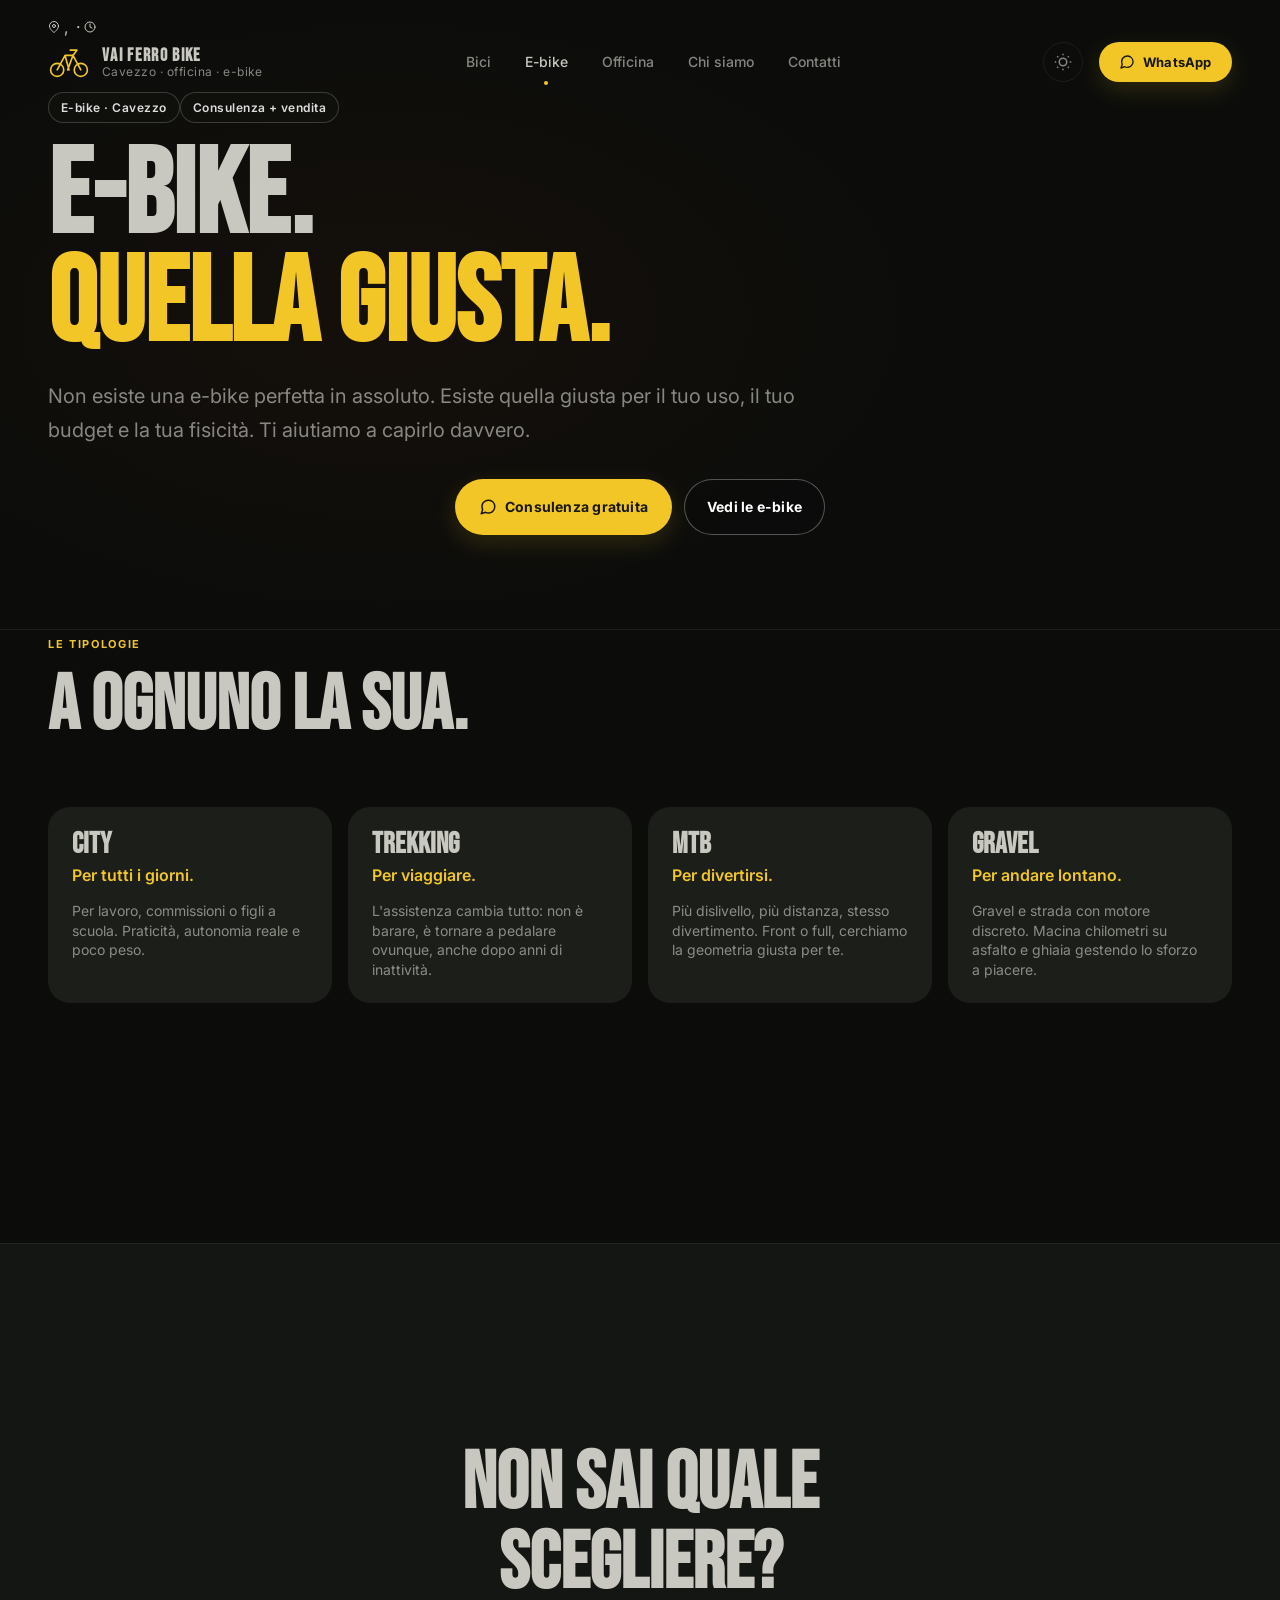
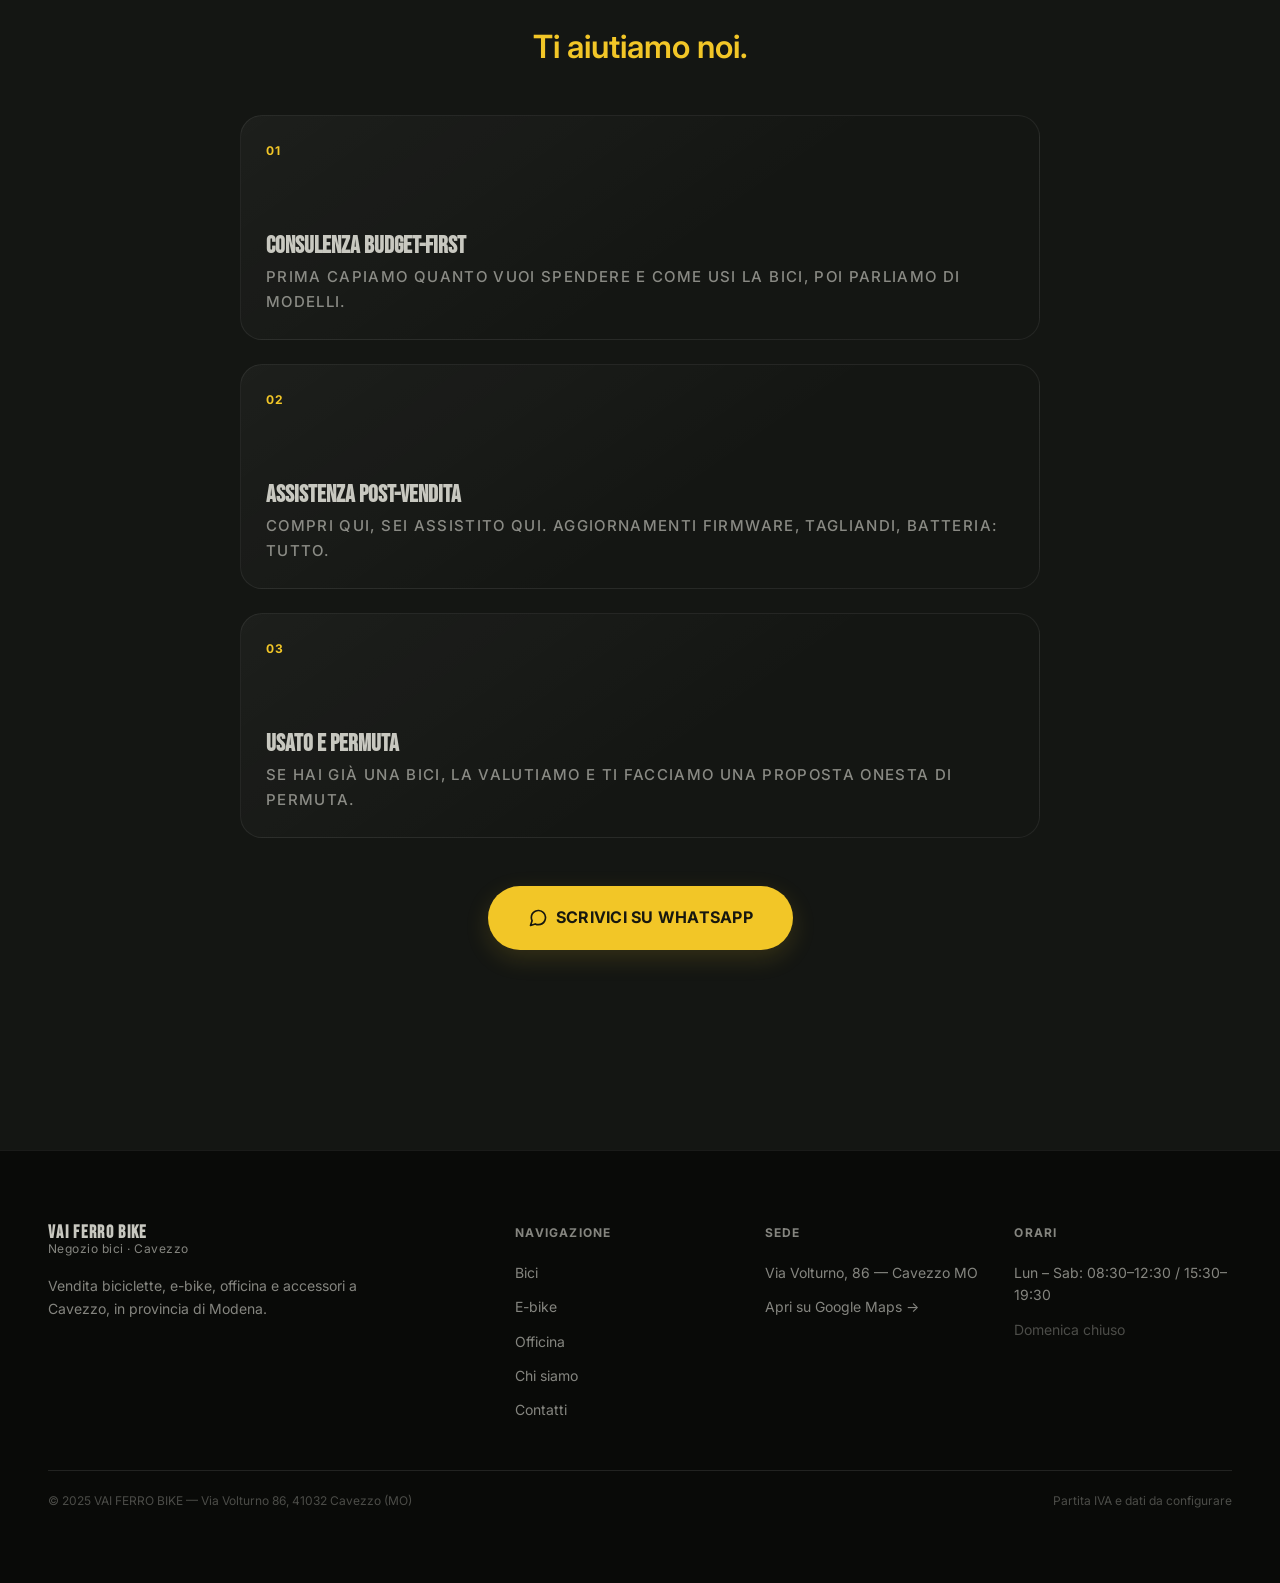
<file: ebike.html>
<!DOCTYPE html>
<html lang="it" data-theme="dark">
<head>
  <meta charset="UTF-8">
  <meta name="viewport" content="width=device-width, initial-scale=1.0">
  <title>E-bike a Cavezzo | VAI FERRO BIKE – Consulenza e vendita</title>
  <meta name="description" content="Vendita e consulenza e-bike a Cavezzo. Ti aiutiamo a scegliere l'elettrica giusta per il tuo uso: lavoro, montagna, città o piacere. VAI FERRO BIKE.">
  <meta name="theme-color" content="#080808">
  <meta name="format-detection" content="telephone=no">
  <meta property="og:title" content="E-bike a Cavezzo | VAI FERRO BIKE – Consulenza e vendita">
  <meta property="og:description" content="Vendita e consulenza e-bike a Cavezzo. Ti aiutiamo a scegliere l'elettrica giusta per il tuo uso.">
  <meta property="og:type" content="website">
  <meta property="og:url" content="https://vaiferrobike.it/ebike.html">
  <meta property="og:image" content="https://vaiferrobike.it/img/logo-bici.jpg">
  <link rel="canonical" href="https://vaiferrobike.it/ebike.html">
  <link rel="preconnect" href="https://fonts.googleapis.com">
  <link rel="preconnect" href="https://fonts.gstatic.com" crossorigin>
  <link rel="stylesheet" href="https://fonts.googleapis.com/css2?family=Bebas+Neue&family=Inter:wght@300;400;500;600;700&display=swap">
  <link rel="preconnect" href="https://lh3.googleusercontent.com">
  <link rel="stylesheet" href="style.css">
  <link rel="icon" href="/img/favicon.png" type="image/png">
  <link rel="apple-touch-icon" href="/img/favicon.png">
</head>
<body>
  <a class="skip-link" href="#content">Vai al contenuto</a>
  <header class="header" id="top">
    <!-- TOP BAR -->
    <div class="top-bar" role="note">
      <div class="container top-bar__inner">
        <span class="top-bar__item">
          <svg width="12" height="12" viewBox="0 0 24 24" fill="none" stroke="currentColor" stroke-width="2" stroke-linecap="round" stroke-linejoin="round" aria-hidden="true"><path d="M21 10c0 7-9 13-9 13s-9-6-9-13a9 9 0 0 1 18 0z"/><circle cx="12" cy="10" r="3"/></svg>
          <span data-vaifb="Indirizzo"></span>,&nbsp;<span data-vaifb="Citta"></span>
        </span>
        <span class="top-bar__divider" aria-hidden="true">·</span>
        <span class="top-bar__item">
          <svg width="12" height="12" viewBox="0 0 24 24" fill="none" stroke="currentColor" stroke-width="2" stroke-linecap="round" stroke-linejoin="round" aria-hidden="true"><circle cx="12" cy="12" r="10"/><polyline points="12 6 12 12 16 14"/></svg>
          <span data-vaifb="Orari"></span>
        </span>
      </div>
    </div>
    <div class="container header-inner">
      <a class="brand" href="index.html" aria-label="VAI FERRO BIKE home">
        <span class="brand-mark" aria-hidden="true"><img src="img/logo-bici.jpg" alt="" onerror="this.onerror=null;this.outerHTML='<svg viewBox=\'0 0 64 64\' fill=\'none\' stroke=\'currentColor\' stroke-width=\'2.5\' stroke-linecap=\'round\' stroke-linejoin=\'round\'><circle cx=\'14\' cy=\'44\' r=\'10\'/><circle cx=\'50\' cy=\'44\' r=\'10\'/><path d=\'M14 44L26 22h12l12 22M26 22l6 22M38 22l-8 22\'/><path d=\'M34 14h10M44 14l-6 8\'/></svg>'"></span>
        <span class="brand-name"><strong>VAI FERRO BIKE</strong><span>Cavezzo · officina · e-bike</span></span>
      </a>
      <nav class="nav" aria-label="Navigazione principale">
        <a href="prodotti.html">Bici</a>
        <a href="ebike.html">E-bike</a>
        <a href="officina.html">Officina</a>
        <a href="chi-siamo.html">Chi siamo</a>
        <a href="contatti.html">Contatti</a>
      </nav>
      <div class="header-actions">
        <button class="theme-toggle" type="button" data-theme-toggle aria-label="Attiva tema chiaro"><svg width="18" height="18" viewBox="0 0 24 24" fill="none" stroke="currentColor" stroke-width="2"><path d="M21 12.79A9 9 0 1 1 11.21 3 7 7 0 0 0 21 12.79z"/></svg></button>
        <a class="btn btn-primary btn-sm desktop-cta" href="https://wa.me/393332996878?text=Ciao%20VAI%20FERRO%20BIKE%2C%20vorrei%20informazioni%20sulle%20e-bike." target="_blank" rel="noopener noreferrer" data-vaifb-wa="Vendite"><svg width="16" height="16" viewBox="0 0 24 24" fill="none" stroke="currentColor" stroke-width="2" stroke-linecap="round" stroke-linejoin="round" aria-hidden="true" style="flex-shrink:0"><path d="M21 11.5a8.38 8.38 0 0 1-.9 3.8 8.5 8.5 0 0 1-7.6 4.7 8.38 8.38 0 0 1-3.8-.9L3 21l1.9-5.7a8.38 8.38 0 0 1-.9-3.8 8.5 8.5 0 0 1 4.7-7.6 8.38 8.38 0 0 1 3.8-.9h.5a8.48 8.48 0 0 1 8 8v.5z"/></svg> WhatsApp</a>
        <button class="menu-toggle" type="button" aria-label="Apri menu" aria-expanded="false" aria-controls="mobileDrawer"><span></span></button>
      </div>
    </div>
  </header>
  <div class="mobile-drawer" id="mobileDrawer">
    <div class="mobile-drawer__backdrop"></div>
    <div class="mobile-drawer__panel">
      <div class="mobile-drawer__header">
        <a class="brand" href="index.html"><span class="brand-name"><strong>VAI FERRO BIKE</strong></span></a>
        <button class="mobile-drawer__close" aria-label="Chiudi"><svg width="18" height="18" viewBox="0 0 24 24" fill="none" stroke="currentColor" stroke-width="2.5" stroke-linecap="round"><path d="M18 6L6 18M6 6l12 12"/></svg></button>
      </div>
      <nav class="mobile-nav">
        <a href="prodotti.html">Bici</a>
        <a href="ebike.html">E-bike</a>
        <a href="officina.html">Officina</a>
        <a href="chi-siamo.html">Chi siamo</a>
        <a href="contatti.html">Contatti</a>
      </nav>
      <div class="mobile-drawer__footer">
        <a class="btn btn-primary" href="https://wa.me/393332996878?text=Ciao%20VAI%20FERRO%20BIKE%2C%20vorrei%20informazioni%20sulle%20e-bike." target="_blank" rel="noopener noreferrer" data-vaifb-wa="Vendite"><svg width="18" height="18" viewBox="0 0 24 24" fill="none" stroke="currentColor" stroke-width="2" stroke-linecap="round" stroke-linejoin="round" aria-hidden="true" style="flex-shrink:0"><path d="M21 11.5a8.38 8.38 0 0 1-.9 3.8 8.5 8.5 0 0 1-7.6 4.7 8.38 8.38 0 0 1-3.8-.9L3 21l1.9-5.7a8.38 8.38 0 0 1-.9-3.8 8.5 8.5 0 0 1 4.7-7.6 8.38 8.38 0 0 1 3.8-.9h.5a8.48 8.48 0 0 1 8 8v.5z"/></svg> WhatsApp</a>
        <a class="btn btn-surface" href="tel:+393332996878" data-vaifb-tel-link="Vendite">Chiama ora</a>
      </div>
    </div>
  </div>

  <main id="content">
    <!-- HERO -->
    <section class="page-hero hero--editorial" style="min-height: 70svh;">
      <div class="container page-hero__inner">
        <div class="page-hero__kicker reveal"><span class="chip">E-bike · Cavezzo</span><span class="chip">Consulenza + vendita</span></div>
        <h1 class="page-hero__title reveal reveal-delay-1" data-vaifb="Ebike_Titolo_Hero" style="font-size: clamp(4rem, 15vw, 7.5rem);">E-bike.<br><span class="accent-text">Quella giusta.</span></h1>
        <p class="page-hero__lead reveal reveal-delay-2" data-vaifb="Ebike_Sottotitolo_Hero" style="max-width: 800px; font-size: clamp(16px, 2.5vw, 20px);">Non esiste una e-bike perfetta in assoluto. Esiste quella giusta per il tuo uso, il tuo budget e la tua fisicità. Ti aiutiamo a capirlo davvero.</p>
        <div class="btn-row reveal reveal-delay-3" style="margin-top: 32px;">
          <a class="btn btn-primary" href="https://wa.me/393332996878?text=Ciao%20VAI%20FERRO%20BIKE%2C%20vorrei%20una%20consulenza%20per%20scegliere%20la%20mia%20e-bike." target="_blank" rel="noopener noreferrer"><svg width="18" height="18" viewBox="0 0 24 24" fill="none" stroke="currentColor" stroke-width="2" stroke-linecap="round" stroke-linejoin="round" style="flex-shrink:0"><path d="M21 11.5a8.38 8.38 0 0 1-.9 3.8 8.5 8.5 0 0 1-7.6 4.7 8.38 8.38 0 0 1-3.8-.9L3 21l1.9-5.7a8.38 8.38 0 0 1-.9-3.8 8.5 8.5 0 0 1 4.7-7.6 8.38 8.38 0 0 1 3.8-.9h.5a8.48 8.48 0 0 1 8 8v.5z"/></svg> Consulenza gratuita</a>
          <a class="btn btn-ghost" href="prodotti.html?categoria=E-Bike">Vedi le e-bike</a>
        </div>
      </div>
    </section>

    <!-- PROFILI VISUALI -->
    <section class="section" style="padding-top: 0;">
      <div class="container">
        <div class="section-heading reveal">
          <span class="eyebrow">Le tipologie</span>
          <h2>A ognuno la sua.</h2>
        </div>
        
        <div style="display: grid; grid-template-columns: repeat(auto-fit, minmax(260px, 1fr)); gap: 16px;">
          
          <!-- CITY -->
          <div style="background: var(--surface-2); border-radius: var(--r-lg); overflow: hidden; display: flex; flex-direction: column;">
            <div data-vaifb-img="Foto_Ebike_City" style="display: none; height: 200px; background: var(--surface-raised);"></div>
            <div style="padding: 24px;">
              <h3 style="font-size: 1.8rem; margin-bottom: 4px; text-transform: uppercase; line-height: 1;">City</h3>
              <div style="color: var(--accent); font-weight: 600; margin-bottom: 12px; font-size: 1rem;">Per tutti i giorni.</div>
              <p style="color: var(--text-muted); font-size: 14px; line-height: 1.4;">Per lavoro, commissioni o figli a scuola. Praticità, autonomia reale e poco peso.</p>
            </div>
          </div>

          <!-- TREKKING -->
          <div style="background: var(--surface-2); border-radius: var(--r-lg); overflow: hidden; display: flex; flex-direction: column;">
            <div data-vaifb-img="Foto_Ebike_Trekking" style="display: none; height: 200px; background: var(--surface-raised);"></div>
            <div style="padding: 24px;">
              <h3 style="font-size: 1.8rem; margin-bottom: 4px; text-transform: uppercase; line-height: 1;">Trekking</h3>
              <div style="color: var(--accent); font-weight: 600; margin-bottom: 12px; font-size: 1rem;">Per viaggiare.</div>
              <p style="color: var(--text-muted); font-size: 14px; line-height: 1.4;">L'assistenza cambia tutto: non è barare, è tornare a pedalare ovunque, anche dopo anni di inattività.</p>
            </div>
          </div>

          <!-- MTB -->
          <div style="background: var(--surface-2); border-radius: var(--r-lg); overflow: hidden; display: flex; flex-direction: column;">
            <div data-vaifb-img="Foto_Ebike_MTB" style="display: none; height: 200px; background: var(--surface-raised);"></div>
            <div style="padding: 24px;">
              <h3 style="font-size: 1.8rem; margin-bottom: 4px; text-transform: uppercase; line-height: 1;">MTB</h3>
              <div style="color: var(--accent); font-weight: 600; margin-bottom: 12px; font-size: 1rem;">Per divertirsi.</div>
              <p style="color: var(--text-muted); font-size: 14px; line-height: 1.4;">Più dislivello, più distanza, stesso divertimento. Front o full, cerchiamo la geometria giusta per te.</p>
            </div>
          </div>

          <!-- GRAVEL -->
          <div style="background: var(--surface-2); border-radius: var(--r-lg); overflow: hidden; display: flex; flex-direction: column;">
            <div data-vaifb-img="Foto_Ebike_Gravel" style="display: none; height: 200px; background: var(--surface-raised);"></div>
            <div style="padding: 24px;">
              <h3 style="font-size: 1.8rem; margin-bottom: 4px; text-transform: uppercase; line-height: 1;">Gravel</h3>
              <div style="color: var(--accent); font-weight: 600; margin-bottom: 12px; font-size: 1rem;">Per andare lontano.</div>
              <p style="color: var(--text-muted); font-size: 14px; line-height: 1.4;">Gravel e strada con motore discreto. Macina chilometri su asfalto e ghiaia gestendo lo sforzo a piacere.</p>
            </div>
          </div>

        </div>
      </div>
    </section>

    <!-- FOTO GENERALE EBIKE (Fallback visivo) -->
    <section class="section" style="padding-top: 0;">
      <div class="container">
        <div class="photo-editorial__inner editorial-visual__ph" data-vaifb-img="Foto_Ebike" style="display: none; border-radius: var(--r-xl); min-height: 400px; overflow: hidden; background: var(--surface-2);"></div>
      </div>
    </section>

    <!-- CONSULENZA (Messaggio forte) -->
    <section class="section" style="background: var(--surface); border-top: 1px solid var(--border);">
      <div class="container" style="text-align: center; padding-block: clamp(40px, 8vw, 80px);">
        <h2 class="reveal" style="font-size: clamp(2.5rem, 8vw, 5rem); line-height: 1; text-transform: uppercase; margin-bottom: 16px;">Non sai quale<br>scegliere?</h2>
        <p class="reveal" style="font-size: clamp(1.2rem, 3vw, 2rem); color: var(--accent); font-weight: 600; margin-bottom: 40px;">Ti aiutiamo noi.</p>
        
        <div style="display: flex; flex-direction: column; gap: 24px; max-width: 800px; margin: 0 auto 48px; text-align: left;">
          <div class="ed-service reveal" style="border-bottom: 1px solid var(--border); padding-bottom: 24px;">
            <div class="ed-service__num">01</div>
            <div class="ed-service__content">
              <h2 style="font-size: 1.5rem;">Consulenza budget-first</h2>
              <p style="color: var(--text-muted); font-size: 15px;">Prima capiamo quanto vuoi spendere e come usi la bici, poi parliamo di modelli.</p>
            </div>
          </div>
          <div class="ed-service reveal reveal-delay-1" style="border-bottom: 1px solid var(--border); padding-bottom: 24px;">
            <div class="ed-service__num">02</div>
            <div class="ed-service__content">
              <h2 style="font-size: 1.5rem;">Assistenza post-vendita</h2>
              <p style="color: var(--text-muted); font-size: 15px;">Compri qui, sei assistito qui. Aggiornamenti firmware, tagliandi, batteria: tutto.</p>
            </div>
          </div>
          <div class="ed-service reveal reveal-delay-2" style="border-bottom: 1px solid var(--border); padding-bottom: 24px;">
            <div class="ed-service__num">03</div>
            <div class="ed-service__content">
              <h2 style="font-size: 1.5rem;">Usato e permuta</h2>
              <p style="color: var(--text-muted); font-size: 15px;">Se hai già una bici, la valutiamo e ti facciamo una proposta onesta di permuta.</p>
            </div>
          </div>
        </div>

        <div class="btn-row reveal" style="justify-content: center;">
          <a class="btn btn-primary" href="https://wa.me/393332996878?text=Ciao%20VAI%20FERRO%20BIKE%2C%20vorrei%20una%20consulenza%20per%20scegliere%20la%20mia%20e-bike." target="_blank" rel="noopener noreferrer" style="height: 64px; padding: 0 40px; font-size: 16px; border-radius: var(--r-full);">
            <svg width="20" height="20" viewBox="0 0 24 24" fill="none" stroke="currentColor" stroke-width="2" stroke-linecap="round" stroke-linejoin="round" style="flex-shrink:0"><path d="M21 11.5a8.38 8.38 0 0 1-.9 3.8 8.5 8.5 0 0 1-7.6 4.7 8.38 8.38 0 0 1-3.8-.9L3 21l1.9-5.7a8.38 8.38 0 0 1-.9-3.8 8.5 8.5 0 0 1 4.7-7.6 8.38 8.38 0 0 1 3.8-.9h.5a8.48 8.48 0 0 1 8 8v.5z"/></svg>
            SCRIVICI SU WHATSAPP
          </a>
        </div>
      </div>
    </section>
  </main>

  <footer class="footer">
    <div class="container">
      <div class="footer-grid">
        <div class="footer-brand"><a class="brand" href="index.html"><span class="brand-name"><strong>VAI FERRO BIKE</strong><span>Negozio bici · Cavezzo</span></span></a><p>Vendita biciclette, e-bike, officina e accessori a Cavezzo, in provincia di Modena.</p></div>
        <div class="footer-col"><h5>Navigazione</h5><div class="footer-links"><a href="prodotti.html">Bici</a><a href="ebike.html">E-bike</a><a href="officina.html">Officina</a><a href="chi-siamo.html">Chi siamo</a><a href="contatti.html">Contatti</a></div></div>
        <div class="footer-col"><h5>Sede</h5><div class="footer-links"><a href="https://maps.google.com/maps?q=44.8327569,11.0342762&z=15" target="_blank" rel="noopener noreferrer">Via Volturno, 86 — Cavezzo MO</a><a href="https://maps.google.com/maps?q=44.8327569,11.0342762&z=15" target="_blank" rel="noopener noreferrer">Apri su Google Maps →</a></div></div>
        <div class="footer-col"><h5>Orari</h5><div class="footer-links"><span style="color:var(--text-muted);font-size:14px" data-vaifb="Orari">Lun – Sab: 08:30–12:30 / 15:30–19:30</span><span style="color:var(--text-subtle);font-size:14px" data-vaifb="Orari_Domenica">Domenica chiuso</span></div></div>
      </div>
      <div class="footer-bottom"><p>© 2025 VAI FERRO BIKE — Via Volturno 86, 41032 Cavezzo (MO)</p><p>Partita IVA e dati da configurare</p></div>
    </div>
  </footer>
  <div class="sticky-bar"><a class="btn btn-surface" style="flex:1" href="tel:+393332996878">Chiama</a><a class="btn btn-primary" style="flex:1" href="https://wa.me/393332996878?text=Ciao%20VAI%20FERRO%20BIKE%2C%20vorrei%20informazioni%20sulle%20e-bike." target="_blank" rel="noopener noreferrer"><svg width="18" height="18" viewBox="0 0 24 24" fill="none" stroke="currentColor" stroke-width="2" stroke-linecap="round" stroke-linejoin="round" style="flex-shrink:0"><path d="M21 11.5a8.38 8.38 0 0 1-.9 3.8 8.5 8.5 0 0 1-7.6 4.7 8.38 8.38 0 0 1-3.8-.9L3 21l1.9-5.7a8.38 8.38 0 0 1-.9-3.8 8.5 8.5 0 0 1 4.7-7.6 8.38 8.38 0 0 1 3.8-.9h.5a8.48 8.48 0 0 1 8 8v.5z"/></svg> WhatsApp</a></div>
  <script src="impostazioni.js" defer></script>
  <script src="main.js" defer></script>
</body>
</html>
</file>
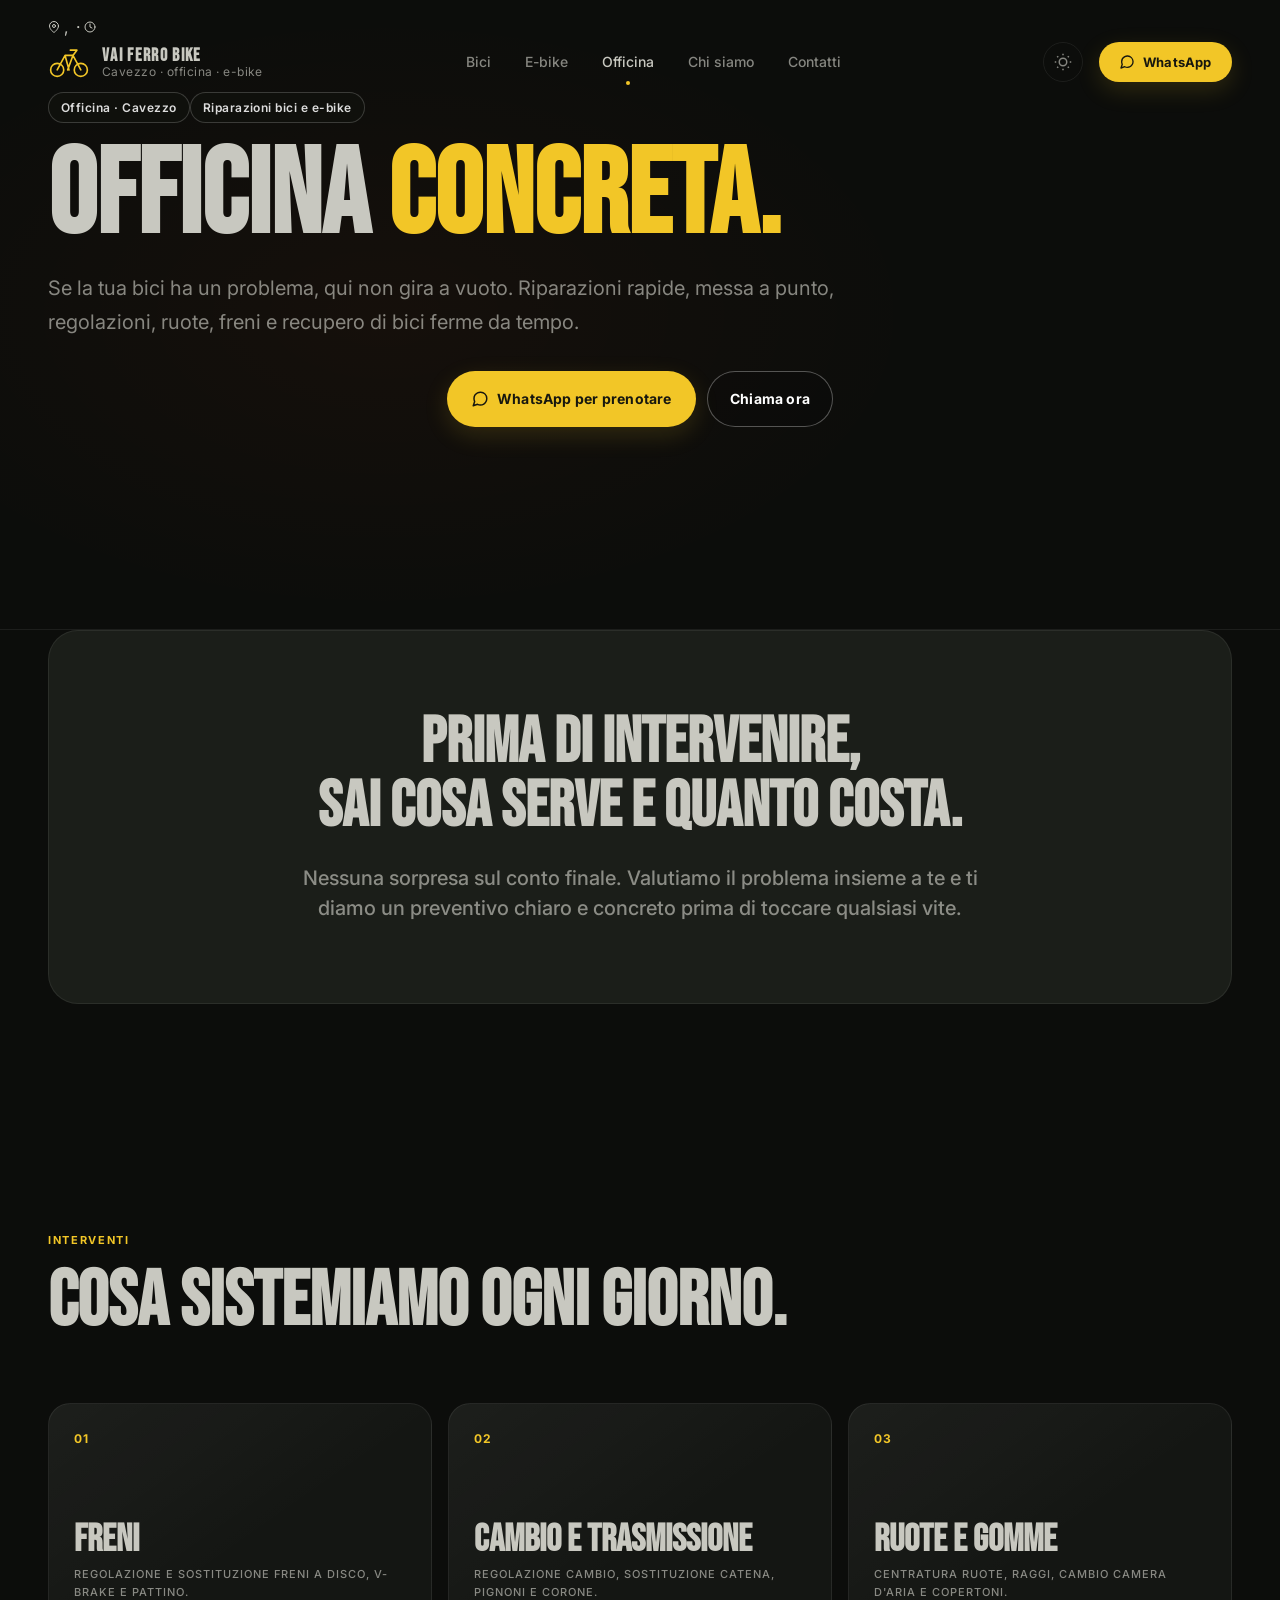
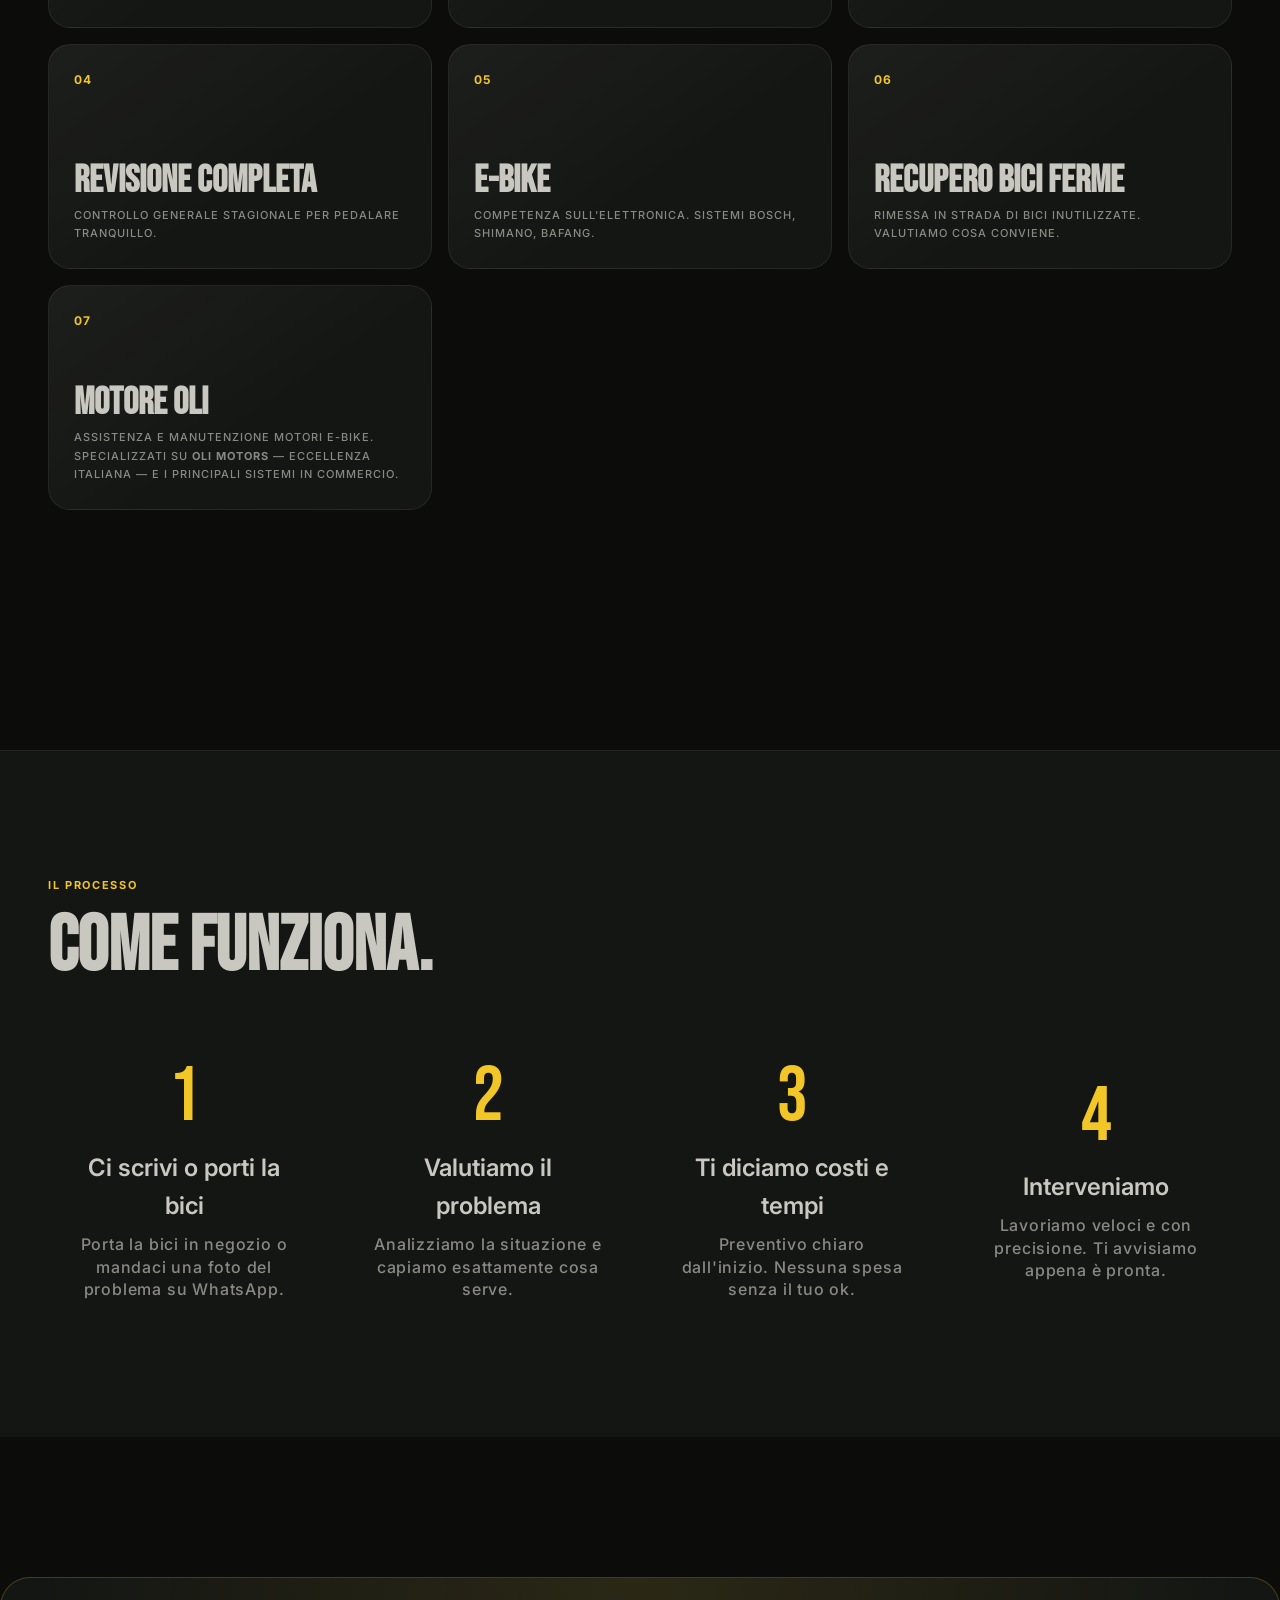
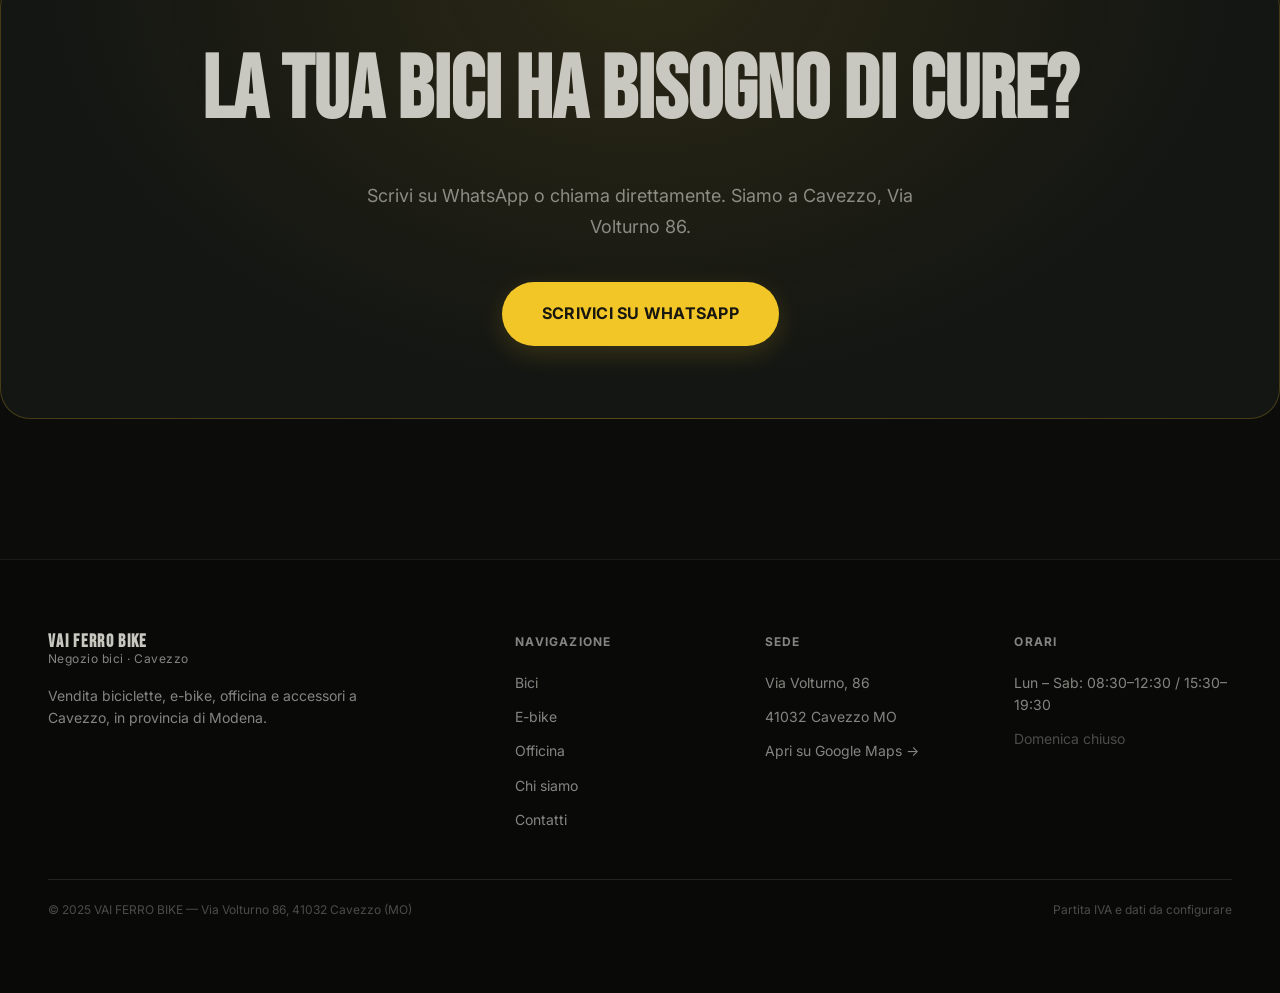
<file: officina.html>
<!DOCTYPE html>
<html lang="it" data-theme="dark">
<head>
  <meta charset="UTF-8">
  <meta name="viewport" content="width=device-width, initial-scale=1.0">
  <title>Officina riparazioni bici | VAI FERRO BIKE – Cavezzo</title>
  <meta name="description" content="Officina bici a Cavezzo: riparazioni rapide, manutenzione, regolazioni, ruote, freni e recupero e-bike. VAI FERRO BIKE, Via Volturno 86.">
  <meta name="theme-color" content="#080808">
  <meta name="format-detection" content="telephone=no">
  <meta property="og:title" content="Officina riparazioni bici | VAI FERRO BIKE – Cavezzo">
  <meta property="og:description" content="Officina bici a Cavezzo: riparazioni rapide, manutenzione, regolazioni, ruote, freni e recupero e-bike.">
  <meta property="og:type" content="website">
  <meta property="og:url" content="https://vaiferrobike.it/officina.html">
  <meta property="og:image" content="https://vaiferrobike.it/img/logo-bici.jpg">
  <link rel="canonical" href="https://vaiferrobike.it/officina.html">
  <link rel="preconnect" href="https://fonts.googleapis.com">
  <link rel="preconnect" href="https://fonts.gstatic.com" crossorigin>
  <link rel="stylesheet" href="https://fonts.googleapis.com/css2?family=Bebas+Neue&family=Inter:wght@300;400;500;600;700&display=swap">
  <link rel="preconnect" href="https://lh3.googleusercontent.com">
  <link rel="stylesheet" href="style.css">
  <link rel="icon" href="/img/favicon.png" type="image/png">
  <link rel="apple-touch-icon" href="/img/favicon.png">
</head>
<body>
  <a class="skip-link" href="#content">Vai al contenuto</a>
  <header class="header" id="top">
    <!-- TOP BAR -->
    <div class="top-bar" role="note">
      <div class="container top-bar__inner">
        <span class="top-bar__item">
          <svg width="12" height="12" viewBox="0 0 24 24" fill="none" stroke="currentColor" stroke-width="2" stroke-linecap="round" stroke-linejoin="round" aria-hidden="true"><path d="M21 10c0 7-9 13-9 13s-9-6-9-13a9 9 0 0 1 18 0z"/><circle cx="12" cy="10" r="3"/></svg>
          <span data-vaifb="Indirizzo"></span>,&nbsp;<span data-vaifb="Citta"></span>
        </span>
        <span class="top-bar__divider" aria-hidden="true">·</span>
        <span class="top-bar__item">
          <svg width="12" height="12" viewBox="0 0 24 24" fill="none" stroke="currentColor" stroke-width="2" stroke-linecap="round" stroke-linejoin="round" aria-hidden="true"><circle cx="12" cy="12" r="10"/><polyline points="12 6 12 12 16 14"/></svg>
          <span data-vaifb="Orari"></span>
        </span>
      </div>
    </div>
    <div class="container header-inner">
      <a class="brand" href="index.html" aria-label="VAI FERRO BIKE home">
        <span class="brand-mark" aria-hidden="true"><img src="img/logo-bici.jpg" alt="" onerror="this.onerror=null;this.outerHTML='<svg viewBox=\'0 0 64 64\' fill=\'none\' stroke=\'currentColor\' stroke-width=\'2.5\' stroke-linecap=\'round\' stroke-linejoin=\'round\'><circle cx=\'14\' cy=\'44\' r=\'10\'/><circle cx=\'50\' cy=\'44\' r=\'10\'/><path d=\'M14 44L26 22h12l12 22M26 22l6 22M38 22l-8 22\'/><path d=\'M34 14h10M44 14l-6 8\'/></svg>'"></span>
        <span class="brand-name"><strong>VAI FERRO BIKE</strong><span>Cavezzo · officina · e-bike</span></span>
      </a>
      <nav class="nav" aria-label="Navigazione principale">
        <a href="prodotti.html">Bici</a>
        <a href="ebike.html">E-bike</a>
        <a href="officina.html">Officina</a>
        <a href="chi-siamo.html">Chi siamo</a>
        <a href="contatti.html">Contatti</a>
      </nav>
      <div class="header-actions">
        <button class="theme-toggle" type="button" data-theme-toggle aria-label="Attiva tema chiaro"><svg width="18" height="18" viewBox="0 0 24 24" fill="none" stroke="currentColor" stroke-width="2"><path d="M21 12.79A9 9 0 1 1 11.21 3 7 7 0 0 0 21 12.79z"/></svg></button>
        <a class="btn btn-primary btn-sm desktop-cta" href="https://wa.me/393921970297?text=Ciao%20VAI%20FERRO%20BIKE%2C%20vorrei%20portare%20la%20bici%20in%20officina." target="_blank" rel="noopener noreferrer"><svg width="16" height="16" viewBox="0 0 24 24" fill="none" stroke="currentColor" stroke-width="2" stroke-linecap="round" stroke-linejoin="round" aria-hidden="true" style="flex-shrink:0"><path d="M21 11.5a8.38 8.38 0 0 1-.9 3.8 8.5 8.5 0 0 1-7.6 4.7 8.38 8.38 0 0 1-3.8-.9L3 21l1.9-5.7a8.38 8.38 0 0 1-.9-3.8 8.5 8.5 0 0 1 4.7-7.6 8.38 8.38 0 0 1 3.8-.9h.5a8.48 8.48 0 0 1 8 8v.5z"/></svg> WhatsApp</a>
        <button class="menu-toggle" type="button" aria-label="Apri menu" aria-expanded="false" aria-controls="mobileDrawer"><span></span></button>
      </div>
    </div>
  </header>
  <div class="mobile-drawer" id="mobileDrawer">
    <div class="mobile-drawer__backdrop"></div>
    <div class="mobile-drawer__panel">
      <div class="mobile-drawer__header">
        <a class="brand" href="index.html"><span class="brand-name"><strong>VAI FERRO BIKE</strong></span></a>
        <button class="mobile-drawer__close" aria-label="Chiudi"><svg width="18" height="18" viewBox="0 0 24 24" fill="none" stroke="currentColor" stroke-width="2.5" stroke-linecap="round"><path d="M18 6L6 18M6 6l12 12"/></svg></button>
      </div>
      <nav class="mobile-nav">
        <a href="prodotti.html">Bici</a>
        <a href="ebike.html">E-bike</a>
        <a href="officina.html">Officina</a>
        <a href="chi-siamo.html">Chi siamo</a>
        <a href="contatti.html">Contatti</a>
      </nav>
      <div class="mobile-drawer__footer">
        <a class="btn btn-primary" href="https://wa.me/393921970297?text=Ciao%20VAI%20FERRO%20BIKE%2C%20vorrei%20portare%20la%20bici%20in%20officina." target="_blank" rel="noopener noreferrer"><svg width="18" height="18" viewBox="0 0 24 24" fill="none" stroke="currentColor" stroke-width="2" stroke-linecap="round" stroke-linejoin="round" style="flex-shrink:0"><path d="M21 11.5a8.38 8.38 0 0 1-.9 3.8 8.5 8.5 0 0 1-7.6 4.7 8.38 8.38 0 0 1-3.8-.9L3 21l1.9-5.7a8.38 8.38 0 0 1-.9-3.8 8.5 8.5 0 0 1 4.7-7.6 8.38 8.38 0 0 1 3.8-.9h.5a8.48 8.48 0 0 1 8 8v.5z"/></svg> WhatsApp officina</a>
        <a class="btn btn-surface" href="tel:+393332996878">Chiama ora</a>
      </div>
    </div>
  </div>

  <main id="content">
    <section class="page-hero hero--editorial" style="min-height: 70svh;">
      <div class="container page-hero__inner">
        <div class="page-hero__kicker reveal"><span class="chip">Officina · Cavezzo</span><span class="chip">Riparazioni bici e e-bike</span></div>
        <h1 class="page-hero__title reveal reveal-delay-1" data-vaifb="Officina_Titolo_Hero" style="font-size: clamp(4rem, 15vw, 7.5rem);">Officina <span class="accent-text">concreta.</span></h1>
        <p class="page-hero__lead reveal reveal-delay-2" data-vaifb="Officina_Sottotitolo_Hero" style="max-width: 800px; font-size: clamp(16px, 2.5vw, 20px);">Se la tua bici ha un problema, qui non gira a vuoto. Riparazioni rapide, messa a punto, regolazioni, ruote, freni e recupero di bici ferme da tempo.</p>
        <div class="btn-row reveal reveal-delay-3" style="margin-top: 32px;">
          <a class="btn btn-primary" href="https://wa.me/393921970297?text=Ciao%20VAI%20FERRO%20BIKE%2C%20vorrei%20portare%20la%20bici%20in%20officina." target="_blank" rel="noopener noreferrer"><svg width="18" height="18" viewBox="0 0 24 24" fill="none" stroke="currentColor" stroke-width="2" stroke-linecap="round" stroke-linejoin="round" style="flex-shrink:0"><path d="M21 11.5a8.38 8.38 0 0 1-.9 3.8 8.5 8.5 0 0 1-7.6 4.7 8.38 8.38 0 0 1-3.8-.9L3 21l1.9-5.7a8.38 8.38 0 0 1-.9-3.8 8.5 8.5 0 0 1 4.7-7.6 8.38 8.38 0 0 1 3.8-.9h.5a8.48 8.48 0 0 1 8 8v.5z"/></svg> WhatsApp per prenotare</a>
          <a class="btn btn-ghost" href="tel:+393332996878">Chiama ora</a>
        </div>
      </div>
    </section>

    <!-- TRASPARENZA -->
    <section class="section" style="padding-top: 0;">
      <div class="container">
        <div style="background: var(--surface-2); border-radius: var(--r-xl); padding: clamp(40px, 8vw, 80px) 24px; text-align: center; border: 1px solid var(--border);">
          <h2 style="font-size: clamp(2rem, 5vw, 4rem); line-height: 1; margin-bottom: 24px; text-transform: uppercase;">Prima di intervenire,<br>sai cosa serve e quanto costa.</h2>
          <p style="font-size: clamp(16px, 2vw, 20px); font-weight: 500; color: var(--text-muted); max-width: 700px; margin: 0 auto; line-height: 1.5;">Nessuna sorpresa sul conto finale. Valutiamo il problema insieme a te e ti diamo un preventivo chiaro e concreto prima di toccare qualsiasi vite.</p>
        </div>
      </div>
    </section>

    <!-- Interventi -->
    <section class="section ed-services-section">
      <div class="container">
        <div class="section-heading reveal">
          <span class="eyebrow">Interventi</span>
          <h2>Cosa sistemiamo ogni giorno.</h2>
        </div>
        <div class="ed-services-list">
          <div class="ed-service ed-service--static reveal">
            <div class="ed-service__num">01</div>
            <div class="ed-service__content">
              <h2>Freni</h2>
              <p>Regolazione e sostituzione freni a disco, v-brake e pattino.</p>
            </div>
            
          </div>
          <div class="ed-service reveal reveal-delay-1">
            <div class="ed-service__num">02</div>
            <div class="ed-service__content">
              <h2>Cambio e trasmissione</h2>
              <p>Regolazione cambio, sostituzione catena, pignoni e corone.</p>
            </div>
            
          </div>
          <div class="ed-service reveal reveal-delay-2">
            <div class="ed-service__num">03</div>
            <div class="ed-service__content">
              <h2>Ruote e gomme</h2>
              <p>Centratura ruote, raggi, cambio camera d'aria e copertoni.</p>
            </div>
            
          </div>
          <div class="ed-service ed-service--static reveal">
            <div class="ed-service__num">04</div>
            <div class="ed-service__content">
              <h2>Revisione completa</h2>
              <p>Controllo generale stagionale per pedalare tranquillo.</p>
            </div>
            
          </div>
          <div class="ed-service reveal reveal-delay-1">
            <div class="ed-service__num">05</div>
            <div class="ed-service__content">
              <h2>E-bike</h2>
              <p>Competenza sull'elettronica. Sistemi Bosch, Shimano, Bafang.</p>
            </div>
            
          </div>
          <div class="ed-service reveal reveal-delay-2">
            <div class="ed-service__num">06</div>
            <div class="ed-service__content">
              <h2>Recupero bici ferme</h2>
              <p>Rimessa in strada di bici inutilizzate. Valutiamo cosa conviene.</p>
            </div>
            
          </div>
          <div class="ed-service ed-service--static reveal">
            <div class="ed-service__num">07</div>
            <div class="ed-service__content">
              <h2>Motore OLI</h2>
              <p>Assistenza e manutenzione motori e-bike. Specializzati su <strong>OLI Motors</strong> — eccellenza italiana — e i principali sistemi in commercio.</p>
            </div>
            
          </div>
        </div>
      </div>
    </section>

    <!-- FOTO OFFICINA (Dinamica) -->
    <section class="section" style="padding-top: 0;">
      <div class="container">
        <div class="photo-editorial__inner editorial-visual__ph" data-vaifb-img="Foto_Officina" style="display: none; border-radius: var(--r-xl); min-height: 400px; overflow: hidden; background: var(--surface-2);">
          <!-- Injected by JS se disponibile su Sheet -->
        </div>
      </div>
    </section>

    <!-- Come Funziona -->
    <section class="section" style="background:var(--surface); border-top:1px solid var(--border)">
      <div class="container">
        <div class="section-heading reveal">
          <span class="eyebrow">Il processo</span>
          <h2>Come funziona.</h2>
        </div>
        <div class="stat-editorial-grid" style="border:none; padding:16px 0; gap:32px;">
          <div class="stat-editorial-item reveal">
            <div class="stat-editorial-num" style="color:var(--accent); font-size:clamp(3.5rem, 6vw, 5rem);">1</div>
            <h4 style="margin-top:16px; font-size:clamp(1.2rem, 3vw, 1.5rem);">Ci scrivi o porti la bici</h4>
            <p class="stat-editorial-label" style="text-transform:none; font-weight:500; margin-top:8px; line-height:1.4;">Porta la bici in negozio o mandaci una foto del problema su WhatsApp.</p>
          </div>
          <div class="stat-editorial-item reveal reveal-delay-1">
            <div class="stat-editorial-num" style="color:var(--accent); font-size:clamp(3.5rem, 6vw, 5rem);">2</div>
            <h4 style="margin-top:16px; font-size:clamp(1.2rem, 3vw, 1.5rem);">Valutiamo il problema</h4>
            <p class="stat-editorial-label" style="text-transform:none; font-weight:500; margin-top:8px; line-height:1.4;">Analizziamo la situazione e capiamo esattamente cosa serve.</p>
          </div>
          <div class="stat-editorial-item reveal reveal-delay-2">
            <div class="stat-editorial-num" style="color:var(--accent); font-size:clamp(3.5rem, 6vw, 5rem);">3</div>
            <h4 style="margin-top:16px; font-size:clamp(1.2rem, 3vw, 1.5rem);">Ti diciamo costi e tempi</h4>
            <p class="stat-editorial-label" style="text-transform:none; font-weight:500; margin-top:8px; line-height:1.4;">Preventivo chiaro dall'inizio. Nessuna spesa senza il tuo ok.</p>
          </div>
          <div class="stat-editorial-item reveal reveal-delay-3">
            <div class="stat-editorial-num" style="color:var(--accent); font-size:clamp(3.5rem, 6vw, 5rem);">4</div>
            <h4 style="margin-top:16px; font-size:clamp(1.2rem, 3vw, 1.5rem);">Interveniamo</h4>
            <p class="stat-editorial-label" style="text-transform:none; font-weight:500; margin-top:8px; line-height:1.4;">Lavoriamo veloci e con precisione. Ti avvisiamo appena è pronta.</p>
          </div>
        </div>
      </div>
    </section>

    <!-- CTA -->
    <section class="final-cta-section">
      <div class="container final-cta">
        <h2 class="reveal">La tua bici ha bisogno di cure?</h2>
        <p class="reveal" data-vaifb="Officina_CTA" style="font-size:clamp(16px,2vw,18px); color:var(--text-muted); margin-bottom:40px; max-width:600px; margin-inline:auto;">Scrivi su WhatsApp o chiama direttamente. Siamo a Cavezzo, Via Volturno 86.</p>
        <div class="btn-row reveal" style="justify-content:center">
          <a class="btn btn-primary" href="https://wa.me/393921970297?text=Ciao%20VAI%20FERRO%20BIKE%2C%20vorrei%20portare%20la%20bici%20in%20officina." target="_blank" rel="noopener noreferrer" style="height:64px; padding:0 40px; font-size:16px; border-radius:var(--r-full);">
            SCRIVICI SU WHATSAPP
          </a>
        </div>
      </div>
    </section>
  </main>

  <footer class="footer">
    <div class="container">
      <div class="footer-grid">
        <div class="footer-brand">
          <a class="brand" href="index.html"><span class="brand-name"><strong>VAI FERRO BIKE</strong><span>Negozio bici · Cavezzo</span></span></a>
          <p>Vendita biciclette, e-bike, officina e accessori a Cavezzo, in provincia di Modena.</p>
        </div>
        <div class="footer-col"><h5>Navigazione</h5><div class="footer-links"><a href="prodotti.html">Bici</a><a href="ebike.html">E-bike</a><a href="officina.html">Officina</a><a href="chi-siamo.html">Chi siamo</a><a href="contatti.html">Contatti</a></div></div>
        <div class="footer-col"><h5>Sede</h5><div class="footer-links"><a href="https://maps.google.com/maps?q=44.8327569,11.0342762&z=15" target="_blank" rel="noopener noreferrer">Via Volturno, 86</a><a href="https://maps.google.com/maps?q=44.8327569,11.0342762&z=15" target="_blank" rel="noopener noreferrer">41032 Cavezzo MO</a><a href="https://maps.google.com/maps?q=44.8327569,11.0342762&z=15" target="_blank" rel="noopener noreferrer">Apri su Google Maps →</a></div></div>
        <div class="footer-col"><h5>Orari</h5><div class="footer-links"><span style="color:var(--text-muted);font-size:14px" data-vaifb="Orari">Lun – Sab: 08:30–12:30 / 15:30–19:30</span><span style="color:var(--text-subtle);font-size:14px" data-vaifb="Orari_Domenica">Domenica chiuso</span></div></div>
      </div>
      <div class="footer-bottom"><p>© 2025 VAI FERRO BIKE — Via Volturno 86, 41032 Cavezzo (MO)</p><p>Partita IVA e dati da configurare</p></div>
    </div>
  </footer>
  <div class="sticky-bar"><a class="btn btn-surface" style="flex:1" href="tel:+393332996878">Chiama</a><a class="btn btn-primary" style="flex:1" href="https://wa.me/393921970297?text=Ciao%20VAI%20FERRO%20BIKE%2C%20vorrei%20portare%20la%20bici%20in%20officina." target="_blank" rel="noopener noreferrer"><svg width="18" height="18" viewBox="0 0 24 24" fill="none" stroke="currentColor" stroke-width="2" stroke-linecap="round" stroke-linejoin="round" style="flex-shrink:0"><path d="M21 11.5a8.38 8.38 0 0 1-.9 3.8 8.5 8.5 0 0 1-7.6 4.7 8.38 8.38 0 0 1-3.8-.9L3 21l1.9-5.7a8.38 8.38 0 0 1-.9-3.8 8.5 8.5 0 0 1 4.7-7.6 8.38 8.38 0 0 1 3.8-.9h.5a8.48 8.48 0 0 1 8 8v.5z"/></svg> WhatsApp</a></div>
  <script src="impostazioni.js" defer></script>
  <script src="main.js" defer></script>
</body>
</html>
</file>
<file: style.css>
/* ════════════════════════════════════════════════════════════════════
   VAI FERRO BIKE — style.css v3.0  Dark-first, Bebas Neue + Inter.
   ════════════════════════════════════════════════════════════════════ */


/* ─── TOKENS DARK ───────────────────────────────────────────────── */
:root {
  --bg: #080808;
  --surface: #111111;
  --surface-2: #1a1a1a;
  --surface-3: #222;
  --border: rgba(255, 255, 255, .07);
  --border-hover: rgba(255, 255, 255, .15);
  --text: #C8C8C0;
  --text-muted: rgba(200, 200, 192, .65);
  --text-subtle: rgba(200, 200, 192, .35);
  --text-inverse: #080808;
  --accent: #F5C518;
  --accent-hover: #F7D04A;
  --accent-dim: rgba(245, 197, 24, .1);
  --accent-glow: rgba(245, 197, 24, .22);
  --gold: #D4A853;
  --gold-dim: rgba(212, 168, 83, .12);
  --font-heading: 'Bebas Neue', sans-serif;
  --font-body: 'Inter', sans-serif;
  --s-1: 4px;
  --s-2: 8px;
  --s-3: 12px;
  --s-4: 16px;
  --s-5: 20px;
  --s-6: 24px;
  --s-8: 32px;
  --s-10: 40px;
  --s-12: 48px;
  --s-16: 64px;
  --s-20: 80px;
  --r-sm: 6px;
  --r-md: 12px;
  --r-lg: 20px;
  --r-xl: 32px;
  --r-full: 999px;
  --shadow-card: 0 1px 3px rgba(0, 0, 0, .6), 0 4px 20px rgba(0, 0, 0, .4);
  --shadow-float: 0 8px 40px rgba(0, 0, 0, .7), 0 2px 8px rgba(0, 0, 0, .4);
  --shadow-glow: 0 0 40px var(--accent-glow), 0 4px 20px rgba(0, 0, 0, .5);
  --container: 1280px;
  --gap: clamp(16px, 3vw, 28px);
  --ease-out: cubic-bezier(.16, 1, .3, 1);
  --t-fast: .15s;
  --t-mid: .35s;
  --t-slow: .6s;
}

/* ─── TOKENS LIGHT ──────────────────────────────────────────────── */
[data-theme="light"] {
  --bg: #F5F5F2;
  --surface: #FFFFFF;
  --surface-2: #EAEAE6;
  --surface-3: #E2E2DE;
  --border: rgba(0, 0, 0, .08);
  --border-hover: rgba(0, 0, 0, .18);
  --text: #141413;
  --text-muted: rgba(20, 20, 19, .72);
  --text-subtle: rgba(20, 20, 19, .42);
  --text-inverse: #F5F5F2;
  --accent: #E6B800;
  --accent-hover: #F5C518;
  --accent-dim: rgba(230, 184, 0, .12);
  --accent-glow: rgba(230, 184, 0, .28);
  --gold: #C49A2A;
  --gold-dim: rgba(196, 154, 42, .12);
  --shadow-card: 0 1px 2px rgba(0, 0, 0, .06), 0 4px 20px rgba(0, 0, 0, .08);
  --shadow-float: 0 8px 30px rgba(0, 0, 0, .12), 0 2px 8px rgba(0, 0, 0, .06);
  --shadow-glow: 0 0 30px var(--accent-glow), 0 4px 18px rgba(0, 0, 0, .08);
}

/* ─── RESET ─────────────────────────────────────────────────────── */
*,
*::before,
*::after {
  box-sizing: border-box;
  margin: 0;
  padding: 0
}

html {
  font-size: 16px;
  scroll-behavior: smooth;
  text-rendering: optimizeLegibility;
  -webkit-font-smoothing: antialiased
}

body {
  font-family: var(--font-body);
  background: var(--bg);
  color: var(--text);
  line-height: 1.6;
  overflow-x: hidden;
  transition: background var(--t-mid) var(--ease-out), color var(--t-mid) var(--ease-out)
}

img {
  max-width: 100%;
  display: block
}

a {
  color: inherit;
  text-decoration: none
}

button {
  font-family: inherit;
  cursor: pointer;
  border: none;
  background: none
}

input,
textarea,
select {
  font-family: inherit;
  color: inherit
}

ul,
ol {
  list-style: none
}

::selection {
  background: var(--accent);
  color: #fff
}

/* ─── PAGE TRANSITIONS ──────────────────────────────────────────── */
body {
  opacity: 1;
  transition: opacity .3s ease
}

body.page-leaving {
  opacity: 0
}

@keyframes pageEnter {
  from {
    opacity: 0
  }

  to {
    opacity: 1
  }
}

body.page-entering {
  animation: pageEnter .4s ease forwards
}

/* ─── FOCUS VISIBLE ──────────────────────────────────────────────── */
:focus-visible {
  outline: 2px solid var(--accent);
  outline-offset: 3px;
  border-radius: var(--r-sm)
}

/* Rimuove outline su click/touch, mantiene solo per tastiera */
:focus:not(:focus-visible) {
  outline: none
}

/* ─── SKIP LINK ─────────────────────────────────────────────────── */
.skip-link {
  position: fixed;
  top: 16px;
  left: 16px;
  background: var(--accent);
  color: #fff;
  padding: 8px 16px;
  border-radius: var(--r-sm);
  font-size: 14px;
  font-weight: 600;
  z-index: 9999;
  transform: translateY(-200%);
  transition: transform var(--t-fast) ease
}

.skip-link:focus {
  transform: translateY(0)
}

/* ─── LAYOUT ─────────────────────────────────────────────────────── */
.container {
  width: 100%;
  max-width: var(--container);
  margin-inline: auto;
  padding-inline: clamp(20px, 5vw, 48px)
}

.container-sm {
  max-width: 800px;
  margin-inline: auto;
  padding-inline: clamp(20px, 5vw, 48px)
}

.section {
  padding-block: clamp(64px, 10vw, 120px)
}

.section-sm {
  padding-block: clamp(40px, 6vw, 72px)
}

/* ─── TYPOGRAPHY ─────────────────────────────────────────────────── */
h1,
.h1 {
  font-family: var(--font-heading);
  font-size: clamp(3.5rem, 10vw, 9rem);
  line-height: .9;
  text-transform: uppercase
}

h2,
.h2 {
  font-family: var(--font-heading);
  font-size: clamp(2.4rem, 6vw, 5.5rem);
  line-height: .95;
  text-transform: uppercase
}

h3,
.h3 {
  font-family: var(--font-heading);
  font-size: clamp(1.6rem, 3vw, 2.8rem);
  line-height: 1;
  text-transform: uppercase
}

h4 {
  font-size: 1.05rem;
  font-weight: 600
}

p {
  line-height: 1.7
}

.eyebrow {
  display: inline-block;
  font-size: 11px;
  font-weight: 700;
  letter-spacing: .15em;
  text-transform: uppercase;
  color: var(--accent);
  margin-bottom: 16px
}

[data-theme="light"] .eyebrow {
  background: var(--accent-dim);
  padding: 4px 10px;
  border-radius: var(--r-sm)
}

.lead {
  font-size: clamp(1rem, 2vw, 1.2rem);
  color: var(--text-muted);
  max-width: 60ch;
  line-height: 1.7
}

.accent-text {
  color: var(--accent)
}

.gradient-text {
  background: linear-gradient(135deg, var(--text) 0%, var(--accent) 100%);
  -webkit-background-clip: text;
  -webkit-text-fill-color: transparent;
  background-clip: text
}

/* ─── BUTTONS ─────────────────────────────────────────────────────── */
.btn {
  display: inline-flex;
  align-items: center;
  justify-content: center;
  gap: 8px;
  height: 52px;
  padding: 0 28px;
  border-radius: var(--r-full);
  font-size: 14px;
  font-weight: 600;
  letter-spacing: .02em;
  white-space: nowrap;
  cursor: pointer;
  position: relative;
  overflow: hidden;
  transition: transform var(--t-fast) var(--ease-out), box-shadow var(--t-fast) var(--ease-out), background var(--t-fast) ease;
  will-change: transform
}

.btn:active {
  transform: scale(.97) !important
}

.btn-primary {
  background: var(--accent);
  color: #1a1a1a;
  box-shadow: 0 4px 20px var(--accent-glow)
}

.btn-primary:hover {
  background: var(--accent-hover);
  box-shadow: 0 8px 32px var(--accent-glow);
  transform: translateY(-2px)
}

.btn-ghost {
  background: transparent;
  color: var(--text);
  border: 1px solid var(--border-hover)
}

.btn-ghost:hover {
  border-color: var(--text-muted);
  background: rgba(0, 0, 0, .04);
  transform: translateY(-2px)
}

.btn-surface {
  background: var(--surface-2);
  color: var(--text);
  border: 1px solid var(--border)
}

.btn-surface:hover {
  background: var(--surface-3);
  border-color: var(--border-hover);
  transform: translateY(-1px)
}

.btn-sm {
  height: 40px;
  padding: 0 20px;
  font-size: 13px
}

.btn-row {
  display: flex;
  flex-wrap: wrap;
  gap: 12px;
  align-items: center;
  justify-content: center
}

/* ─── CHIPS ───────────────────────────────────────────────────────── */
.chip {
  display: inline-flex;
  align-items: center;
  gap: 4px;
  padding: 5px 12px;
  border-radius: var(--r-full);
  font-size: 12px;
  font-weight: 600;
  letter-spacing: .04em;
  background: var(--surface-2);
  border: 1px solid var(--border);
  color: var(--text-muted)
}

.badge-accent {
  background: var(--accent-dim);
  border-color: rgba(230, 184, 0, .35);
  color: #8A6D00
}

.badge-gold {
  background: var(--gold-dim);
  border-color: rgba(196, 154, 42, .35);
  color: #7A5A14
}

/* ─── HEADER ──────────────────────────────────────────────────────── */
.header {
  position: fixed;
  top: 0;
  left: 0;
  right: 0;
  z-index: 1000;
  padding-block: 20px;
  transition: padding var(--t-mid) var(--ease-out), background var(--t-mid) var(--ease-out), border-color var(--t-mid) ease, box-shadow var(--t-mid) ease;
  border-bottom: 1px solid transparent
}

.header.scrolled {
  padding-block: 12px;
  background: rgba(8, 8, 8, .88);
  backdrop-filter: blur(24px);
  -webkit-backdrop-filter: blur(24px);
  border-color: var(--border);
  box-shadow: 0 4px 30px rgba(0, 0, 0, .5)
}

[data-theme="light"] .header.scrolled {
  background: rgba(245, 245, 242, .92);
  border-color: var(--border);
  box-shadow: 0 4px 24px rgba(0, 0, 0, .08)
}

.header-inner {
  display: flex;
  align-items: center;
  justify-content: space-between;
  gap: 32px
}

.brand {
  display: flex;
  align-items: center;
  gap: 12px;
  flex-shrink: 0
}

.brand-mark {
  width: 38px;
  height: 38px;
  color: var(--accent);
  flex-shrink: 0
}

.brand-mark svg {
  width: 100%;
  height: 100%
}

.brand-mark img {
  width: 100%;
  height: 100%;
  object-fit: cover;
  border-radius: 50%;
  border: 1px solid var(--border)
}

.brand-name {
  display: flex;
  flex-direction: column;
  line-height: 1.1
}

.brand-name strong {
  font-family: var(--font-heading);
  font-size: 1.1rem;
  letter-spacing: .06em
}

.brand-name span {
  font-size: 12px;
  color: var(--text-muted);
  letter-spacing: .04em
}

.nav {
  display: flex;
  align-items: center;
  gap: 4px
}

.nav a {
  padding: 8px 12px;
  font-size: 16px;
  font-weight: 500;
  color: var(--text-muted);
  border-radius: var(--r-sm);
  transition: color var(--t-fast) ease, background var(--t-fast) ease;
  position: relative
}

.nav a:hover,
.nav a.active {
  color: var(--text)
}

.nav a.active::after {
  content: '';
  position: absolute;
  bottom: -2px;
  left: 50%;
  transform: translateX(-50%);
  width: 4px;
  height: 4px;
  border-radius: 50%;
  background: var(--accent)
}

.header-actions {
  display: flex;
  align-items: center;
  gap: 16px;
  flex-shrink: 0
}

.theme-toggle {
  width: 40px;
  height: 40px;
  display: flex;
  align-items: center;
  justify-content: center;
  border-radius: var(--r-full);
  color: var(--text-muted);
  border: 1px solid var(--border);
  transition: color var(--t-fast) ease, border-color var(--t-fast) ease, background var(--t-fast) ease
}

.theme-toggle:hover {
  color: var(--text);
  border-color: var(--border-hover);
  background: var(--surface-2)
}

.menu-toggle {
  display: none;
  width: 40px;
  height: 40px;
  align-items: center;
  justify-content: center;
  flex-direction: column;
  gap: 5px;
  border-radius: var(--r-full);
  border: 1px solid var(--border);
  color: var(--text);
  transition: background var(--t-fast) ease, border-color var(--t-fast) ease
}

.menu-toggle:hover {
  background: var(--surface-2);
  border-color: var(--border-hover)
}

.menu-toggle span,
.menu-toggle::before,
.menu-toggle::after {
  display: block;
  width: 18px;
  height: 1.5px;
  background: currentColor;
  border-radius: 2px;
  transition: transform var(--t-mid) var(--ease-out), opacity var(--t-fast) ease
}

.menu-toggle::before,
.menu-toggle::after {
  content: ''
}

.menu-toggle[aria-expanded="true"]::before {
  transform: translateY(6.5px) rotate(45deg)
}

.menu-toggle[aria-expanded="true"] span {
  opacity: 0;
  transform: scaleX(0)
}

.menu-toggle[aria-expanded="true"]::after {
  transform: translateY(-6.5px) rotate(-45deg)
}

/* ─── MOBILE DRAWER ───────────────────────────────────────────────── */
.mobile-drawer {
  position: fixed;
  inset: 0;
  z-index: 1001;
  pointer-events: none
}

.mobile-drawer__backdrop {
  position: absolute;
  inset: 0;
  background: rgba(0, 0, 0, .75);
  backdrop-filter: blur(4px);
  opacity: 0;
  transition: opacity var(--t-mid) ease
}

.mobile-drawer__panel {
  position: absolute;
  top: 0;
  right: 0;
  bottom: 0;
  width: min(360px, 100%);
  background: var(--surface);
  border-left: 1px solid var(--border);
  display: flex;
  flex-direction: column;
  padding: 24px;
  transform: translateX(100%);
  transition: transform var(--t-mid) var(--ease-out);
  overflow-y: auto
}

.mobile-drawer.open {
  pointer-events: all
}

.mobile-drawer.open .mobile-drawer__backdrop {
  opacity: 1
}

.mobile-drawer.open .mobile-drawer__panel {
  transform: translateX(0)
}

.mobile-drawer__header {
  display: flex;
  align-items: center;
  justify-content: space-between;
  padding-bottom: 24px;
  border-bottom: 1px solid var(--border);
  margin-bottom: 24px
}

.mobile-drawer__close {
  width: 40px;
  height: 40px;
  display: flex;
  align-items: center;
  justify-content: center;
  border-radius: var(--r-full);
  border: 1px solid var(--border);
  color: var(--text-muted);
  transition: color var(--t-fast) ease, background var(--t-fast) ease
}

.mobile-drawer__close:hover {
  color: var(--text);
  background: var(--surface-2)
}

.mobile-nav {
  display: flex;
  flex-direction: column;
  gap: 4px;
  flex: 1
}

.mobile-nav a {
  display: flex;
  align-items: center;
  padding: 14px 16px;
  font-size: 1rem;
  font-weight: 500;
  color: var(--text-muted);
  border-radius: var(--r-md);
  transform: translateX(30px);
  opacity: 0;
  transition: color var(--t-fast) ease, background var(--t-fast) ease, transform var(--t-mid) var(--ease-out), opacity var(--t-mid) ease
}

.mobile-nav a:hover,
.mobile-nav a.active {
  color: var(--text);
  background: var(--surface-2)
}

.mobile-drawer.open .mobile-nav a {
  transform: translateX(0);
  opacity: 1
}

.mobile-drawer.open .mobile-nav a:nth-child(1) {
  transition-delay: .05s
}

.mobile-drawer.open .mobile-nav a:nth-child(2) {
  transition-delay: .08s
}

.mobile-drawer.open .mobile-nav a:nth-child(3) {
  transition-delay: .11s
}

.mobile-drawer.open .mobile-nav a:nth-child(4) {
  transition-delay: .14s
}

.mobile-drawer.open .mobile-nav a:nth-child(5) {
  transition-delay: .17s
}

.mobile-drawer.open .mobile-nav a:nth-child(6) {
  transition-delay: .20s
}

.mobile-drawer__footer {
  padding-top: 24px;
  border-top: 1px solid var(--border);
  display: flex;
  flex-direction: column;
  gap: 12px
}

.mobile-drawer__footer .btn {
  width: 100%
}

/* ─── STICKY BAR (mobile) ─────────────────────────────────────────── */
.sticky-bar {
  display: none;
  position: fixed;
  bottom: 0;
  left: 0;
  right: 0;
  z-index: 900;
  padding: 8px 12px;
  padding-bottom: max(8px, env(safe-area-inset-bottom));
  background: rgba(8, 8, 8, .92);
  backdrop-filter: blur(16px);
  border-top: 1px solid var(--border);
  gap: 8px
}

[data-theme="light"] .sticky-bar {
  background: rgba(245, 245, 242, .96)
}

/* ─── HERO ────────────────────────────────────────────────────────── */
.hero {
  min-height: 100svh;
  display: grid;
  place-items: center;
  position: relative;
  padding-top: 100px
}

.hero__bg {
  position: absolute;
  inset: 0;
  z-index: 0
}

.hero__bg-img {
  width: 100%;
  height: 100%;
  object-fit: cover;
  opacity: .22
}

.hero__bg-gradient {
  position: absolute;
  inset: 0;
  background: radial-gradient(ellipse 80% 60% at 65% 40%, rgba(255, 77, 0, .07) 0%, transparent 60%), linear-gradient(to bottom, rgba(8, 8, 8, .4) 0%, transparent 30%, transparent 60%, var(--bg) 100%)
}

[data-theme="light"] .hero__bg-gradient {
  background: radial-gradient(ellipse 80% 60% at 65% 40%, rgba(230, 184, 0, .1) 0%, transparent 60%), linear-gradient(to bottom, rgba(245, 245, 242, .5) 0%, transparent 30%, transparent 60%, var(--bg) 100%)
}

[data-theme="light"] .hero-gallery::after {
  background: linear-gradient(180deg, transparent 55%, rgba(0,0,0,.25) 100%)
}

[data-theme="light"] .hero__stat strong {
  color: var(--accent)
}

[data-theme="light"] .hero__stat-div {
  background: var(--border)
}

.hero__inner {
  position: relative;
  z-index: 1;
  display: flex;
  flex-direction: column;
  align-items: center;
  text-align: center;
  padding-block: 80px
}

.hero__copy {
  display: flex;
  flex-direction: column;
  align-items: center
}

.hero__kicker {
  display: flex;
  flex-wrap: wrap;
  gap: 8px;
  margin-bottom: 28px;
  justify-content: center
}

/* ─── SLOGAN TIPOGRAFICO HERO ─────────────────────────────────── */
.hero__slogan {
  font-family: var(--font-heading);
  font-size: clamp(4.5rem, 14vw, 13rem);
  line-height: .88;
  text-transform: uppercase;
  letter-spacing: -.02em;
  margin-bottom: 36px;
  display: flex;
  flex-direction: column;
  gap: .05em
}

.hero__slogan-row {
  display: block;
  color: var(--text)
}

.hero__slogan-row.hero__slogan-accent {
  color: var(--accent)
}

.hero__lead {
  font-size: clamp(1rem, 1.8vw, 1.2rem);
  color: var(--text-muted);
  max-width: 52ch;
  margin-bottom: 32px
}

.hero__cta {
  margin-bottom: 40px
}

.hero__meta {
  display: flex;
  flex-wrap: wrap;
  gap: 16px;
  padding-top: 24px;
  border-top: 1px solid var(--border)
}

.hero__stat {
  display: flex;
  flex-direction: column
}

.hero__stat strong {
  font-family: var(--font-heading);
  font-size: 2rem;
  line-height: 1
}

.hero__stat span {
  font-size: 11px;
  color: var(--text-muted);
  letter-spacing: .05em;
  margin-top: 2px
}

.hero__stat-div {
  width: 1px;
  background: var(--border);
  align-self: stretch;
  margin-inline: 8px
}

/* ─── HERO GALLERY (foto negozio in dissolvenza) ───────────────────── */
.hero__visual {
  position: relative;
  display: flex;
  align-items: center;
  justify-content: center
}

.hero-gallery {
  position: relative;
  width: 100%;
  aspect-ratio: 4/3;
  max-height: 480px;
  border-radius: var(--r-xl);
  overflow: hidden;
  border: 1px solid var(--border);
  background: var(--surface-2);
  box-shadow: var(--shadow-float)
}

.hero-gallery::after {
  content: '';
  position: absolute;
  inset: 0;
  background: linear-gradient(180deg, transparent 55%, rgba(0,0,0,.55) 100%);
  pointer-events: none;
  z-index: 2
}

.hero-gallery__slide {
  position: absolute;
  inset: 0;
  opacity: 0;
  transition: opacity .9s ease;
  z-index: 1
}

.hero-gallery__slide.active {
  opacity: 1
}

.hero-gallery__slide img {
  width: 100%;
  height: 100%;
  object-fit: cover;
  display: block;
  transition: transform 8s ease
}

.hero-gallery__slide.active img {
  transform: scale(1.06)
}

.hero-gallery__dots {
  position: absolute;
  bottom: 16px;
  left: 50%;
  transform: translateX(-50%);
  display: flex;
  gap: 6px;
  z-index: 3
}

.hero-gallery__dot {
  width: 7px;
  height: 7px;
  border-radius: 50%;
  background: rgba(255,255,255,.4);
  border: none;
  cursor: pointer;
  padding: 0;
  transition: background var(--t-fast) ease, transform var(--t-fast) ease
}

.hero-gallery__dot.active {
  background: var(--accent);
  transform: scale(1.35)
}

.hero-gallery__placeholder {
  position: absolute;
  inset: 0;
  display: flex;
  flex-direction: column;
  align-items: center;
  justify-content: center;
  gap: 16px;
  padding: 32px;
  color: var(--text-subtle);
  text-align: center
}

.hero-gallery__placeholder svg {
  width: 80%;
  max-width: 340px
}

.hero-gallery__placeholder p {
  font-size: 12px;
  color: var(--text-subtle);
  line-height: 1.6
}


/* ─── PAGE HERO ───────────────────────────────────────────────────── */
.page-hero {
  padding-top: clamp(120px, 18vw, 180px);
  padding-bottom: clamp(48px, 8vw, 80px);
  position: relative;
  overflow: hidden;
  border-bottom: 1px solid var(--border)
}

.page-hero::before {
  content: '';
  position: absolute;
  inset: 0;
  background: radial-gradient(ellipse 70% 80% at 30% 50%, rgba(255, 77, 0, .04) 0%, transparent 60%)
}

.page-hero__inner {
  position: relative;
  z-index: 1
}

.page-hero__kicker {
  margin-bottom: 20px
}

.page-hero__title {
  margin-bottom: 20px
}

.page-hero__lead {
  font-size: clamp(1rem, 2vw, 1.2rem);
  color: var(--text-muted);
  max-width: 55ch;
  margin-bottom: 32px
}

/* ─── SECTION HEADING ─────────────────────────────────────────────── */
.section-heading {
  margin-bottom: clamp(40px, 5vw, 64px)
}

.section-heading.center {
  text-align: center
}

.section-heading.center .lead {
  margin-inline: auto
}

.section-heading h2 {
  margin-bottom: 16px
}

/* ─── REVEAL ──────────────────────────────────────────────────────── */
.reveal {
  opacity: 0;
  transform: translateY(28px);
  transition: opacity .7s var(--ease-out), transform .7s var(--ease-out)
}

.reveal.visible {
  opacity: 1;
  transform: translateY(0)
}

.reveal-delay-1 {
  transition-delay: .1s
}

.reveal-delay-2 {
  transition-delay: .2s
}

.reveal-delay-3 {
  transition-delay: .3s
}

.reveal-delay-4 {
  transition-delay: .4s
}

/* ─── SERVICE CARDS ───────────────────────────────────────────────── */
.service-cards {
  display: grid;
  grid-template-columns: repeat(3, 1fr);
  gap: var(--gap)
}

.service-card {
  position: relative;
  background: var(--surface);
  border: 1px solid var(--border);
  border-radius: var(--r-lg);
  padding: 32px 28px;
  overflow: hidden;
  cursor: pointer;
  transition: border-color var(--t-mid) ease, transform var(--t-mid) var(--ease-out), box-shadow var(--t-mid) ease;
  display: flex;
  flex-direction: column;
  color: inherit
}

.service-card::before {
  content: '';
  position: absolute;
  inset: 0;
  background: linear-gradient(135deg, var(--accent-dim) 0%, transparent 60%);
  opacity: 0;
  transition: opacity var(--t-mid) ease
}

.service-card:hover {
  border-color: rgba(230, 184, 0, .4);
  transform: translateY(-6px);
  box-shadow: var(--shadow-float)
}

.service-card:hover::before {
  opacity: 1
}

.service-card__icon {
  width: 52px;
  height: 52px;
  background: var(--accent-dim);
  border-radius: var(--r-md);
  display: flex;
  align-items: center;
  justify-content: center;
  margin-bottom: 24px;
  color: #8A6D00;
  transition: background var(--t-mid) ease, transform var(--t-mid) var(--ease-out)
}

.service-card:hover .service-card__icon {
  background: var(--accent);
  color: #1a1a1a;
  transform: scale(1.06)
}

.service-card__icon svg {
  width: 26px;
  height: 26px
}

.service-card__num {
  font-size: 11px;
  font-weight: 700;
  letter-spacing: .12em;
  text-transform: uppercase;
  color: var(--text-subtle);
  margin-bottom: 12px
}

.service-card h3 {
  margin-bottom: 12px
}

.service-card p {
  font-size: 14px;
  color: var(--text-muted);
  line-height: 1.6;
  flex: 1;
  margin-bottom: 24px
}

.service-card__link {
  display: inline-flex;
  align-items: center;
  gap: 8px;
  font-size: 13px;
  font-weight: 600;
  color: var(--accent);
  margin-top: auto;
  transition: gap var(--t-fast) ease
}

.service-card:hover .service-card__link {
  gap: 12px
}

/* ─── STATS ───────────────────────────────────────────────────────── */
.stats-grid {
  display: grid;
  grid-template-columns: repeat(3, 1fr);
  gap: 1px;
  background: var(--border);
  border: 1px solid var(--border);
  border-radius: var(--r-lg);
  overflow: hidden
}

.stat-item {
  background: var(--surface);
  padding: 32px 24px;
  text-align: center;
  transition: background var(--t-fast) ease
}

.stat-item:hover {
  background: var(--surface-2)
}

.stat-num {
  font-family: var(--font-heading);
  font-size: clamp(2.5rem, 4vw, 4rem);
  line-height: 1;
  color: var(--accent);
  display: block;
  margin-bottom: 8px
}

.stat-label {
  font-size: 13px;
  color: var(--text-muted);
  letter-spacing: .04em
}

/* ─── MARQUEE ─────────────────────────────────────────────────────── */
.marquee-section {
  padding-block: clamp(40px, 6vw, 64px);
  border-block: 1px solid var(--border);
  overflow: hidden;
  background: var(--surface)
}

.marquee-track {
  display: flex;
  gap: 20px;
  animation: marquee 38s linear infinite;
  width: max-content
}

.marquee-track:hover {
  animation-play-state: paused
}

@keyframes marquee {
  0% {
    transform: translateX(0)
  }

  100% {
    transform: translateX(-50%)
  }
}

.marquee-item {
  flex-shrink: 0;
  max-width: 320px;
  padding: 20px 24px;
  background: var(--surface-2);
  border: 1px solid var(--border);
  border-radius: var(--r-lg)
}

.marquee-item__stars {
  display: flex;
  gap: 3px;
  color: var(--gold);
  margin-bottom: 12px;
  font-size: 13px
}

.marquee-item__text {
  font-size: 14px;
  color: var(--text);
  line-height: 1.6;
  font-style: italic;
  margin-bottom: 12px
}

.marquee-item__author {
  font-size: 12px;
  color: var(--text-muted);
  font-weight: 600
}

/* ─── EDITORIAL SPLIT ─────────────────────────────────────────────── */
.editorial-split {
  display: grid;
  grid-template-columns: 1fr 1fr;
  gap: clamp(40px, 6vw, 80px);
  align-items: center
}

.editorial-split.reverse>*:first-child {
  order: 2
}

.editorial-split.reverse>*:last-child {
  order: 1
}

.editorial-visual {
  position: relative;
  border-radius: var(--r-xl);
  overflow: hidden;
  aspect-ratio: 4/3;
  background: var(--surface-2);
  border: 1px solid var(--border)
}

.editorial-visual img {
  width: 100%;
  height: 100%;
  object-fit: cover;
  display: block
}

.editorial-visual__ph {
  width: 100%;
  height: 100%;
  display: flex;
  align-items: center;
  justify-content: center;
  flex-direction: column;
  gap: 12px;
  color: var(--text-subtle);
  padding: 32px;
  text-align: center
}

.editorial-visual__ph svg {
  width: 72px;
  height: 72px;
  opacity: .25
}

.editorial-visual__ph span {
  font-size: 13px
}

.editorial-copy .eyebrow {
  margin-bottom: 16px
}

.editorial-copy h2 {
  margin-bottom: 20px
}

.editorial-copy p {
  color: var(--text-muted);
  margin-bottom: 24px;
  font-size: 15px
}

.why-list {
  display: flex;
  flex-direction: column;
  gap: 16px;
  margin-block: 24px
}

.why-item {
  display: flex;
  align-items: flex-start;
  gap: 16px
}

.why-icon {
  width: 32px;
  height: 32px;
  background: var(--accent-dim);
  border-radius: var(--r-sm);
  display: flex;
  align-items: center;
  justify-content: center;
  flex-shrink: 0;
  color: var(--accent);
  font-family: var(--font-heading);
  font-size: 1rem
}

.why-text strong {
  display: block;
  font-size: .95rem;
  margin-bottom: 2px
}

.why-text p {
  font-size: 13px;
  color: var(--text-muted);
  line-height: 1.5
}

/* ─── PRODUCT GRID ────────────────────────────────────────────────── */
.product-grid {
  display: grid;
  grid-template-columns: 1fr;
  gap: var(--gap)
}
@media (min-width: 520px) {
  .product-grid {
    grid-template-columns: repeat(2, 1fr);
  }
}
@media (min-width: 1024px) {
  .product-grid {
    grid-template-columns: repeat(3, 1fr);
  }
}

/* ─── PRODUCT CARD ────────────────────────────────────────────────── */
.product-card {
  background: var(--surface);
  border: 1px solid var(--border);
  border-radius: var(--r-lg);
  overflow: hidden;
  cursor: default;
  transition: border-color var(--t-mid) ease, transform var(--t-mid) var(--ease-out), box-shadow var(--t-mid) ease;
  display: flex;
  flex-direction: column
}

.product-card:hover {
  border-color: var(--border-hover);
  transform: translateY(-4px);
  box-shadow: var(--shadow-float)
}

.product-card__visual {
  position: relative;
  aspect-ratio: 4/3;
  background: var(--surface-2);
  overflow: hidden;
  cursor: pointer;
}

.product-card__visual::after {
  content: '';
  position: absolute;
  inset: 0;
  background: linear-gradient(180deg, transparent 50%, rgba(0, 0, 0, .45) 100%);
  pointer-events: none;
  z-index: 1
}

[data-theme="light"] .product-card__visual::after {
  background: linear-gradient(180deg, transparent 50%, rgba(0, 0, 0, .15) 100%)
}

.product-card__img {
  width: 100%;
  height: 100%;
  object-fit: cover;
  transition: transform var(--t-slow) var(--ease-out);
  display: block
}

.product-card:hover .product-card__img {
  transform: scale(1.05)
}

.product-card__icon {
  color: var(--text-subtle);
  width: 72px;
  height: 72px;
  position: absolute;
  top: 50%;
  left: 50%;
  transform: translate(-50%, -50%)
}

.product-card__icon svg {
  width: 100%;
  height: 100%
}

.product-card__badges {
  position: absolute;
  top: 12px;
  left: 12px;
  display: flex;
  flex-direction: column;
  gap: 4px
}

.product-card__overlay {
  position: absolute;
  inset: 0;
  background: rgba(0, 0, 0, .55);
  display: flex;
  align-items: center;
  justify-content: center;
  opacity: 0;
  transition: opacity var(--t-fast) ease
}

[data-theme="light"] .product-card__overlay {
  background: rgba(255, 255, 255, .55)
}

.product-card:hover .product-card__overlay {
  opacity: 1
}

.product-card__body {
  padding: 20px;
  display: flex;
  flex-direction: column;
  flex: 1
}

.product-card__meta {
  display: flex;
  align-items: center;
  justify-content: space-between;
  gap: 8px;
  margin-bottom: 12px
}

.product-card__cat {
  font-size: 12px;
  font-weight: 700;
  letter-spacing: .05em;
  text-transform: uppercase;
  color: var(--accent)
}

.product-card__brand {
  font-size: 12px;
  color: var(--text-muted);
  font-weight: 500
}

.product-card__name {
  font-family: var(--font-heading);
  font-size: clamp(1.4rem, 2.5vw, 1.7rem);
  line-height: 1.05;
  margin-bottom: 8px
}


.product-card__footer {
  display: flex;
  align-items: center;
  justify-content: space-between;
  gap: 12px;
  padding-top: 16px;
  border-top: 1px solid var(--border);
  margin-top: auto;
}

.product-card__price {
  font-family: var(--font-heading);
  font-size: 1.6rem;
  line-height: 1
}

.btn-vedi-dettagli {
  min-height: 44px; /* Ensure 44x44px minimum touch target size */
}

/* Skeleton */
.product-skeleton {
  background: var(--surface);
  border: 1px solid var(--border);
  border-radius: var(--r-lg);
  overflow: hidden;
  animation: skPulse 1.5s ease infinite
}

.product-skeleton__visual {
  aspect-ratio: 4/3;
  background: var(--surface-2)
}

.product-skeleton__body {
  padding: 20px;
  display: flex;
  flex-direction: column;
  gap: 12px
}

.product-skeleton__line {
  height: 12px;
  background: var(--surface-3);
  border-radius: var(--r-sm)
}

.product-skeleton__line.wide {
  width: 80%
}

.product-skeleton__line.mid {
  width: 60%
}

.product-skeleton__line.short {
  width: 40%
}

@keyframes skPulse {

  0%,
  100% {
    opacity: 1
  }

  50% {
    opacity: .5
  }
}

/* ─── PRODUCT MODAL ───────────────────────────────────────────────── */
.product-modal {
  position: fixed;
  top: 0;
  left: 0;
  width: 100%;
  height: 100%;
  z-index: 9999;
  opacity: 0;
  pointer-events: none;
  transition: opacity var(--t-mid) var(--ease-out);
}

.product-modal.open {
  opacity: 1;
  pointer-events: auto;
}

.product-modal__backdrop {
  position: absolute;
  top: 0;
  left: 0;
  width: 100%;
  height: 100%;
  background: rgba(0, 0, 0, 0.85);
  backdrop-filter: blur(12px);
  -webkit-backdrop-filter: blur(12px);
}

.product-modal__sheet {
  position: absolute;
  z-index: 1;
  background: var(--surface);
  border: 1px solid var(--border);
  overflow: hidden;
  display: flex;
  flex-direction: column;
  box-shadow: var(--shadow-float);
}

@media (max-width: 767px) {
  .product-modal {
    align-items: flex-end;
    padding: 0;
  }

  .product-modal__sheet {
    bottom: 0;
    left: 0;
    right: 0;
    width: 100%;
    max-height: 90vh;
    border-radius: 24px 24px 0 0;
    border-bottom: none;
    border-top: 1px solid var(--border);
    transform: translateY(100%);
    transition: transform 0.4s var(--ease-out);
  }

  .product-modal.open .product-modal__sheet {
    transform: translateY(0);
  }

  .product-modal__handle {
    display: block;
    width: 36px;
    height: 4px;
    background: var(--border-hover);
    border-radius: 2px;
    margin: 12px auto 0;
  }

  .product-modal__close {
    top: 12px;
    right: 12px;
    background: rgba(0, 0, 0, 0.3);
    border: none;
  }

  [data-theme="light"] .product-modal__close {
    background: rgba(0, 0, 0, .08);
    border: 1px solid var(--border);
    color: var(--text)
  }

  .product-modal__visual {
    width: 100%;
    aspect-ratio: 1 / 1;
    min-height: 350px;
    max-height: 55vh;
  }
}

@media (min-width: 768px) {
  .product-modal__sheet {
    top: 50%;
    left: 50%;
    width: 100%;
    max-width: 1000px;
    max-height: calc(100vh - 64px);
    border-radius: var(--r-xl);
    transform: translate(-50%, -40%) scale(0.95);
    opacity: 0;
    transition: transform 0.4s var(--ease-out), opacity 0.3s ease;
  }

  .product-modal.open .product-modal__sheet {
    transform: translate(-50%, -50%) scale(1);
    opacity: 1;
  }
}

.product-modal__close {
  position: absolute;
  top: 16px;
  right: 16px;
  z-index: 10;
  width: 40px;
  height: 40px;
  border-radius: 50%;
  background: var(--surface-2);
  color: var(--text);
  display: flex;
  align-items: center;
  justify-content: center;
  border: 1px solid var(--border);
  cursor: pointer;
  transition: background var(--t-fast), transform var(--t-fast);
}

.product-modal__close:hover {
  background: var(--surface-3);
  transform: scale(1.05);
}

.product-modal__close svg {
  width: 20px;
  height: 20px;
}

.product-modal__handle {
  display: none;
}

.product-modal__layout {
  display: flex;
  flex-direction: column;
  height: 100%;
  overflow-y: auto;
}

@media (min-width: 768px) {
  .product-modal__layout {
    flex-direction: row;
    overflow: hidden;
  }
}

.product-modal__visual {
  flex: 1.2;
  background: var(--surface);
  min-height: 320px;
  position: relative;
  border-bottom: 1px solid var(--border);
  overflow: hidden;
}

[data-theme="light"] .product-modal__visual {
  background: var(--surface);
}

@media (min-width: 768px) {
  .product-modal__visual {
    border-bottom: none;
    border-right: 1px solid var(--border);
    min-height: 480px;
  }
}

.product-modal__content {
  flex: 1;
  padding: clamp(24px, 4vw, 40px);
  display: flex;
  flex-direction: column;
  gap: 20px;
  overflow-y: auto;
}

.product-modal__meta {
  display: flex;
  flex-wrap: wrap;
  gap: 8px;
  align-items: center;
}

.product-modal__title {
  font-family: var(--font-heading);
  font-size: clamp(2rem, 4vw, 3rem);
  line-height: 1;
  text-transform: uppercase;
  margin-top: -8px;
}

.product-modal__price {
  font-size: 1.5rem;
  font-weight: 700;
  color: var(--accent);
  margin-top: -8px;
}

.product-modal__desc {
  font-size: 1rem;
  color: var(--text-muted);
  line-height: 1.6;
}

.product-modal h4 {
  font-size: 11px;
  font-weight: 700;
  letter-spacing: 0.1em;
  text-transform: uppercase;
  color: var(--text-muted);
  margin-bottom: 12px;
}

.feature-tags-list {
  display: flex;
  flex-wrap: wrap;
  gap: 8px;
}

.feature-tag {
  display: inline-flex;
  align-items: center;
  gap: 6px;
  padding: 6px 12px;
  background: var(--surface-2);
  border: 1px solid var(--border);
  border-radius: var(--r-sm);
  font-size: 13px;
  font-weight: 500;
  color: var(--text);
}

.feature-tag svg {
  width: 14px;
  height: 14px;
  color: var(--accent);
  flex-shrink: 0;
}

.size-chips-list,
.info-chips-list {
  display: flex;
  flex-wrap: wrap;
  gap: 8px;
}

.size-chip--lg {
  padding: 6px 16px;
  font-size: 14px;
  background: transparent;
  border: 1px solid var(--border);
  border-radius: var(--r-full);
}

.info-chip {
  display: inline-flex;
  align-items: center;
  gap: 6px;
  padding: 6px 12px;
  background: var(--surface-2);
  border-radius: var(--r-full);
  font-size: 13px;
  font-weight: 500;
}

.product-modal__note {
  font-size: 13px;
  color: var(--gold);
  background: var(--gold-dim);
  padding: 12px;
  border-radius: var(--r-sm);
  border: 1px solid rgba(212, 168, 83, 0.2);
}

.product-modal__actions {
  margin-top: auto;
  display: flex;
  flex-direction: column;
  gap: 12px;
  padding-top: 24px;
  border-top: 1px solid var(--border);
}

@media (min-width: 768px) {
  .product-modal__actions {
    flex-direction: row;
  }

  .product-modal__actions .btn {
    flex: 1;
  }
}

/* ─── CAROUSEL MODAL ────────────────────────────────────────────── */
.carousel {
  width: 100%;
  height: 100%;
  position: relative;
  overflow: hidden;
}

.carousel__track {
  display: flex;
  height: 100%;
  transition: transform 0.4s cubic-bezier(0.2, 1, 0.3, 1);
}

.carousel__slide {
  width: 100%;
  height: 100%;
  flex-shrink: 0;
  position: relative;
  display: flex;
  align-items: center;
  justify-content: center;
  z-index: 2;
  overflow: hidden;
  padding: 40px 48px;
  box-sizing: border-box;
  border-radius: var(--r-md);
}

@media (max-width: 767px) {
  .carousel__slide {
    padding: 24px 16px;
  }
}

.carousel__bg {
  position: absolute;
  inset: 0;
  background-size: cover;
  background-position: center;
  filter: blur(20px) brightness(0.4);
  transform: scale(1.15);
  z-index: 1;
}

[data-theme="light"] .carousel__bg {
  filter: blur(20px) brightness(0.55);
}

.carousel__slide img {
  width: 100%;
  height: 100%;
  object-fit: contain;
  border-radius: var(--r-md);
  box-shadow: 0 8px 32px rgba(0, 0, 0, 0.3);
  position: relative;
  z-index: 2;
  cursor: zoom-in;
  transition: transform var(--t-fast) ease;
}

.carousel__fallback {
  color: var(--border);
  position: relative;
  z-index: 2;
}

.carousel__fallback svg {
  width: 80px;
  height: 80px;
}

.carousel__btn {
  position: absolute;
  top: 50%;
  transform: translateY(-50%);
  width: 40px;
  height: 40px;
  border-radius: 50%;
  background: rgba(0, 0, 0, 0.5);
  color: #fff;
  display: flex;
  align-items: center;
  justify-content: center;
  cursor: pointer;
  border: 1px solid rgba(255, 255, 255, 0.1);
  backdrop-filter: blur(4px);
  transition: background 0.2s, transform 0.2s;
  z-index: 2;
}

.carousel__btn:hover {
  background: rgba(0, 0, 0, 0.8);
  transform: translateY(-50%) scale(1.1);
}

.carousel__btn svg {
  width: 20px;
  height: 20px;
}

.carousel__btn--prev {
  left: 16px;
}

.carousel__btn--next {
  right: 16px;
}

.carousel__dots {
  position: absolute;
  bottom: 16px;
  left: 0;
  right: 0;
  display: flex;
  justify-content: center;
  gap: 8px;
  z-index: 2;
}

.carousel__dot {
  width: 8px;
  height: 8px;
  border-radius: 50%;
  background: rgba(255, 255, 255, 0.3);
  transition: background 0.3s, transform 0.3s;
}

[data-theme="light"] .carousel__dot {
  background: rgba(0, 0, 0, .2)
}

.carousel__dot.active {
  background: var(--accent);
  transform: scale(1.3);
}

/* ─── LIGHTBOX ────────────────────────────────────────────────────── */
.image-lightbox {
  position: fixed;
  inset: 0;
  z-index: 10000;
  background: rgba(0, 0, 0, 0.9);
  backdrop-filter: blur(8px);
  -webkit-backdrop-filter: blur(8px);
  display: flex;
  align-items: center;
  justify-content: center;
  opacity: 0;
  pointer-events: none;
  transition: opacity var(--t-mid) var(--ease-out);
}

.image-lightbox.open {
  opacity: 1;
  pointer-events: auto;
}

.image-lightbox img {
  width: 100%;
  height: 100%;
  max-width: 88vw;
  max-height: 88vh;
  box-shadow: 0 12px 48px rgba(0, 0, 0, 0.6);
  object-fit: contain;
  border-radius: var(--r-lg);
  transform: scale(0.95);
  transition: transform var(--t-mid) var(--ease-out);
  cursor: zoom-out;
}

.image-lightbox.open img {
  transform: scale(1);
}

.image-lightbox__close {
  position: absolute;
  top: 16px;
  right: 16px;
  width: 44px;
  height: 44px;
  border-radius: 50%;
  background: rgba(255, 255, 255, 0.1);
  color: #fff;
  display: flex;
  align-items: center;
  justify-content: center;
  border: 1px solid rgba(255, 255, 255, 0.2);
  cursor: pointer;
  transition: background var(--t-fast);
  z-index: 2;
}

.image-lightbox__close:hover {
  background: rgba(255, 255, 255, 0.2);
}

[data-theme="light"] .image-lightbox__close {
  background: rgba(0, 0, 0, .08);
  color: var(--text);
  border: 1px solid var(--border-hover)
}

[data-theme="light"] .image-lightbox__close:hover {
  background: rgba(0, 0, 0, .14)
}

/* Modal Mobile Bottom Sheet rules consolidated above */

/* ─── FILTER BAR ──────────────────────────────────────────────────── */
.filter-section {
  position: sticky;
  top: 76px;
  z-index: 100;
  padding-block: 16px;
  border-bottom: 1px solid var(--border);
  background: rgba(8, 8, 8, .92);
  backdrop-filter: blur(16px);
  margin-bottom: 32px
}

[data-theme="light"] .filter-section {
  background: rgba(245, 245, 242, .97)
}

.filter-bar {
  display: flex;
  flex-wrap: wrap;
  align-items: center;
  gap: 12px
}

.filter-label {
  font-size: 12px;
  font-weight: 700;
  text-transform: uppercase;
  letter-spacing: .1em;
  color: var(--text-muted);
  flex-shrink: 0
}

.filter-pills {
  display: flex;
  flex-wrap: wrap;
  gap: 8px;
  flex: 1;
  min-width: 0
}

.filter-pill {
  padding: 6px 16px;
  border: 1px solid var(--border);
  border-radius: var(--r-full);
  font-size: 13px;
  font-weight: 500;
  color: var(--text-muted);
  background: transparent;
  cursor: pointer;
  transition: all var(--t-fast) ease
}

.filter-pill:hover {
  border-color: var(--border-hover);
  color: var(--text)
}

.filter-pill.active {
  background: var(--accent);
  border-color: var(--accent);
  color: #fff
}

.filter-sort-wrap {
  display: flex;
  align-items: center;
  gap: 8px;
  margin-left: auto
}

.sort-select {
  appearance: none;
  background: var(--surface-2);
  border: 1px solid var(--border);
  border-radius: var(--r-full);
  padding: 6px 32px 6px 16px;
  font-size: 13px;
  color: var(--text);
  cursor: pointer;
  background-image: url("data:image/svg+xml,%3Csvg xmlns='http://www.w3.org/2000/svg' width='12' height='12' viewBox='0 0 24 24' fill='none' stroke='rgba(245,245,240,0.4)' stroke-width='2'%3E%3Cpath d='M6 9l6 6 6-6'/%3E%3C/svg%3E");
  background-repeat: no-repeat;
  background-position: right 12px center;
  transition: border-color var(--t-fast) ease
}

[data-theme="light"] .sort-select {
  background-image: url("data:image/svg+xml,%3Csvg xmlns='http://www.w3.org/2000/svg' width='12' height='12' viewBox='0 0 24 24' fill='none' stroke='rgba(15,15,13,0.4)' stroke-width='2'%3E%3Cpath d='M6 9l6 6 6-6'/%3E%3C/svg%3E")
}

.sort-select:hover {
  border-color: var(--border-hover)
}

.search-wrap {
  position: relative;
  margin-bottom: 16px
}

.search-wrap__icon {
  position: absolute;
  left: 16px;
  top: 50%;
  transform: translateY(-50%);
  color: var(--text-muted);
  pointer-events: none
}

.search-input {
  width: 100%;
  height: 48px;
  padding: 0 48px;
  background: var(--surface);
  border: 1px solid var(--border);
  border-radius: var(--r-full);
  color: var(--text);
  font-size: 14px;
  transition: border-color var(--t-fast) ease, box-shadow var(--t-fast) ease
}

.search-input::placeholder {
  color: var(--text-subtle)
}

.search-input:focus {
  outline: none;
  border-color: var(--accent);
  box-shadow: 0 0 0 3px var(--accent-dim)
}

.search-clear {
  position: absolute;
  right: 12px;
  top: 50%;
  transform: translateY(-50%);
  width: 28px;
  height: 28px;
  display: flex;
  align-items: center;
  justify-content: center;
  color: var(--text-muted);
  border-radius: var(--r-full);
  transition: color var(--t-fast) ease, background var(--t-fast) ease
}

.search-clear:hover {
  color: var(--text);
  background: var(--surface-2)
}

.product-count {
  font-size: 13px;
  color: var(--text-muted);
  padding-bottom: 16px
}

.demo-banner {
  background: var(--accent-glow);
  border: 1px solid rgba(255, 77, 0, .2);
  border-radius: var(--r-md);
  padding: 12px 16px;
  display: flex;
  align-items: center;
  gap: 12px;
  font-size: 14px;
  color: var(--text);
  margin-bottom: 24px
}

[data-theme="light"] .demo-banner {
  background: var(--accent-dim);
  border-color: rgba(230, 184, 0, .25);
  color: #4a3b00
}

/* ─── CONTACT ─────────────────────────────────────────────────────── */
.contact-layout {
  display: grid;
  grid-template-columns: 1fr 1fr;
  gap: 32px;
  align-items: start
}

.contact-card {
  background: var(--surface);
  border: 1px solid var(--border);
  border-radius: var(--r-xl);
  padding: 40px
}

.contact-stack {
  display: flex;
  flex-direction: column;
  gap: 20px;
  margin-top: 24px
}

.contact-row {
  display: flex;
  gap: 16px;
  align-items: flex-start
}

.contact-icon {
  width: 44px;
  height: 44px;
  background: var(--surface-2);
  border: 1px solid var(--border);
  border-radius: var(--r-md);
  display: flex;
  align-items: center;
  justify-content: center;
  font-size: 20px;
  flex-shrink: 0;
  color: var(--text-muted)
}

.contact-icon--wa {
  color: #25D366;
  background: rgba(37, 211, 102, .1);
  border-color: rgba(37, 211, 102, .2)
}

.contact-icon svg {
  width: 22px;
  height: 22px
}

.contact-row strong {
  display: block;
  font-size: 14px;
  margin-bottom: 3px
}

.contact-row p,
.contact-row a {
  font-size: 14px;
  color: var(--text-muted)
}

.contact-row a:hover {
  color: var(--accent)
}

.contact-link--wa {
  color: #25D366;
  font-weight: 600
}

.contact-link--wa:hover {
  color: #2beb72
}

.contact-row--wa {
  background: rgba(37, 211, 102, .06);
  border: 1px solid rgba(37, 211, 102, .15);
  border-radius: var(--r-md);
  padding: 16px;
  margin-top: 8px
}

.hours-table {
  margin-top: 24px;
  border-top: 1px solid var(--border);
  padding-top: 24px
}

.hours-table h4 {
  font-size: 12px;
  font-weight: 700;
  text-transform: uppercase;
  letter-spacing: .08em;
  color: var(--text-muted);
  margin-bottom: 16px;
  display: flex;
  align-items: center;
  gap: 8px
}

.hours-table__icon {
  display: inline-flex;
  color: var(--accent)
}

.hours-table__icon svg {
  width: 16px;
  height: 16px
}

.hours-row {
  display: flex;
  justify-content: space-between;
  align-items: center;
  padding: 12px 0;
  border-bottom: 1px solid var(--border);
  font-size: 14px
}

.hours-row:last-child {
  border-bottom: none
}

.hours-row.today {
  color: var(--accent);
  font-weight: 600
}

.hours-row span:last-child {
  color: var(--text-muted)
}

.hours-row.today span:last-child {
  color: var(--accent)
}

.map-card {
  background: var(--surface);
  border: 1px solid var(--border);
  border-radius: var(--r-xl);
  overflow: hidden
}

.map-frame iframe {
  width: 100%;
  height: 340px;
  display: block;
  border: none;
  filter: grayscale(.25) contrast(.9)
}

.map-card__ctas {
  padding: 20px;
  display: flex;
  flex-direction: column;
  gap: 12px
}

.map-card__ctas .btn {
  width: 100%
}

/* ─── CHI SIAMO ───────────────────────────────────────────────────── */
.team-card {
  display: grid;
  grid-template-columns: auto 1fr;
  gap: 24px;
  align-items: center;
  background: var(--surface);
  border: 1px solid var(--border);
  border-radius: var(--r-xl);
  padding: 40px
}

/* Grid wrapper: 1 colonna di default (solo titolare).
   JS aggiunge .cs-team-grid--duo quando anche il socio è presente → 2 colonne su desktop. */
#cs-team-grid {
  display: flex;
  flex-direction: column;
  gap: var(--gap);
}

#cs-team-grid.cs-team-grid--duo {
  display: grid;
  grid-template-columns: 1fr 1fr;
  align-items: start;
}

.team-photo {
  width: 140px;
  height: 140px;
  border-radius: var(--r-full);
  overflow: hidden;
  background: var(--surface-2);
  border: 2px solid var(--border);
  flex-shrink: 0;
  position: relative
}

.team-photo img {
  width: 100%;
  height: 100%;
  object-fit: cover;
  display: block
}

.team-photo__ph {
  color: var(--text-subtle);
  position: absolute;
  top: 50%;
  left: 50%;
  transform: translate(-50%, -50%)
}

.team-photo__ph svg {
  width: 60px;
  height: 60px
}

.team-info h2 {
  margin-bottom: 4px
}

.team-info .eyebrow {
  margin-bottom: 12px
}

.team-info p {
  font-size: 14px;
  color: var(--text-muted);
  line-height: 1.7
}

.photo-grid-cs {
  display: grid;
  grid-template-columns: 1fr 1fr;
  gap: var(--gap)
}

.photo-frame {
  border-radius: var(--r-xl);
  overflow: hidden;
  background: var(--surface-2);
  position: relative
}

.photo-frame.tall {
  aspect-ratio: 3/4
}

.photo-frame.wide {
  aspect-ratio: 16/9;
  grid-column: 1/-1
}

.photo-frame img {
  width: 100%;
  height: 100%;
  object-fit: cover;
  display: block
}

.photo-frame__ph {
  color: var(--text-subtle);
  display: flex;
  flex-direction: column;
  align-items: center;
  gap: 12px;
  padding: 32px;
  text-align: center
}

.photo-frame__ph svg {
  width: 48px;
  height: 48px;
  opacity: .25
}

.photo-frame__ph span {
  font-size: 13px
}

/* ─── MINI CARDS ──────────────────────────────────────────────────── */
.mini-grid {
  display: grid;
  grid-template-columns: repeat(2, 1fr);
  gap: var(--gap)
}

.mini-card {
  background: var(--surface);
  border: 1px solid var(--border);
  border-radius: var(--r-lg);
  padding: 24px;
  transition: border-color var(--t-fast) ease, transform var(--t-mid) var(--ease-out)
}

.mini-card:hover {
  border-color: var(--border-hover);
  transform: translateY(-3px)
}

.mini-card__icon {
  width: 44px;
  height: 44px;
  background: var(--accent-dim);
  border-radius: var(--r-md);
  display: flex;
  align-items: center;
  justify-content: center;
  color: var(--accent);
  margin-bottom: 16px
}

.mini-card__icon svg {
  width: 22px;
  height: 22px
}

.mini-card h4 {
  font-size: 1rem;
  margin-bottom: 8px
}

.mini-card p {
  font-size: 13px;
  color: var(--text-muted);
  line-height: 1.6
}

/* ─── CTA BAND ────────────────────────────────────────────────────── */
.cta-band {
  background: var(--surface);
  border-block: 1px solid var(--border);
  padding-block: clamp(64px, 10vw, 100px);
  text-align: center;
  position: relative;
  overflow: hidden
}

.cta-band::before {
  content: '';
  position: absolute;
  inset: 0;
  background: radial-gradient(ellipse 60% 80% at 50% 50%, rgba(255, 77, 0, .05) 0%, transparent 60%)
}

[data-theme="light"] .cta-band::before {
  background: radial-gradient(ellipse 60% 80% at 50% 50%, rgba(230, 184, 0, .1) 0%, transparent 60%)
}

.cta-band__inner {
  position: relative;
  z-index: 1
}

.cta-band h2 {
  margin-bottom: 16px
}

.cta-band p {
  color: var(--text-muted);
  max-width: 50ch;
  margin-inline: auto;
  margin-bottom: 32px;
  font-size: 15px
}

.cta-band .btn-row {
  justify-content: center
}

/* ─── STEPS ───────────────────────────────────────────────────────── */
.steps-timeline {
  display: flex;
  flex-direction: column;
  gap: 0;
  position: relative
}

.steps-timeline::before {
  content: '';
  position: absolute;
  left: 23px;
  top: 40px;
  bottom: 40px;
  width: 1px;
  background: var(--border)
}

.step-item {
  display: flex;
  gap: 24px;
  align-items: flex-start;
  padding-block: 24px
}

.step-num {
  width: 48px;
  height: 48px;
  border-radius: var(--r-full);
  background: var(--surface-2);
  border: 1px solid var(--border);
  display: flex;
  align-items: center;
  justify-content: center;
  font-family: var(--font-heading);
  font-size: 1.4rem;
  color: var(--accent);
  flex-shrink: 0;
  position: relative;
  z-index: 1;
  transition: background var(--t-mid) ease, border-color var(--t-mid) ease
}

.step-item:hover .step-num {
  background: var(--accent-dim);
  border-color: rgba(230, 184, 0, .45)
}

.step-content h4 {
  margin-bottom: 8px
}

.step-content p {
  font-size: 14px;
  color: var(--text-muted);
  line-height: 1.6
}

/* ─── SCENARIOS ───────────────────────────────────────────────────── */
.scenarios-grid {
  display: grid;
  grid-template-columns: repeat(3, 1fr);
  gap: var(--gap)
}

.scenario-card {
  background: var(--surface);
  border: 1px solid var(--border);
  border-radius: var(--r-lg);
  padding: 32px 24px;
  text-align: center;
  transition: border-color var(--t-mid) ease, transform var(--t-mid) var(--ease-out)
}

.scenario-card:hover {
  border-color: rgba(230, 184, 0, .35);
  transform: translateY(-4px)
}

.scenario-card__icon {
  width: 64px;
  height: 64px;
  border-radius: var(--r-full);
  background: var(--accent-dim);
  display: flex;
  align-items: center;
  justify-content: center;
  color: var(--accent);
  margin: 0 auto 20px
}

.scenario-card__icon svg {
  width: 32px;
  height: 32px
}

.scenario-card h4 {
  margin-bottom: 12px
}

.scenario-card p {
  font-size: 13px;
  color: var(--text-muted);
  line-height: 1.6
}

/* ─── FOOTER ──────────────────────────────────────────────────────── */
.footer {
  border-top: 1px solid var(--border);
  padding-block: clamp(48px, 6vw, 72px)
}

.footer-grid {
  display: grid;
  grid-template-columns: 2fr 1fr 1fr 1fr;
  gap: 32px
}

.footer-brand .brand {
  margin-bottom: 20px
}

.footer-brand p {
  font-size: 14px;
  color: var(--text-muted);
  max-width: 35ch;
  line-height: 1.6
}

.footer-col h5 {
  font-size: 12px;
  font-weight: 700;
  text-transform: uppercase;
  letter-spacing: .1em;
  color: var(--text-muted);
  margin-bottom: 20px
}

.footer-links {
  display: flex;
  flex-direction: column;
  gap: 12px
}

.footer-links a {
  font-size: 14px;
  color: var(--text-muted);
  transition: color var(--t-fast) ease
}

.footer-links a:hover {
  color: var(--text)
}

.footer-bottom {
  border-top: 1px solid var(--border);
  margin-top: clamp(32px, 4vw, 48px);
  padding-top: 20px;
  display: flex;
  align-items: center;
  justify-content: space-between;
  gap: 16px;
  flex-wrap: wrap
}

.footer-bottom p {
  font-size: 12px;
  color: var(--text-subtle)
}


/* ─── RESPONSIVE ──────────────────────────────────────────────────── */
@media(max-width:1024px) {
  .footer-grid {
    grid-template-columns: 1fr 1fr
  }

  .stats-grid {
    grid-template-columns: repeat(3, 1fr)
  }

  .service-cards {
    grid-template-columns: 1fr
  }

  .hero__inner {
    padding-block: 48px
  }

  .hero__slogan {
    font-size: clamp(3rem, 18vw, 7rem)
  }

  h1,
  h2 {
    text-wrap: balance;
  }

  .editorial-split {
    grid-template-columns: 1fr
  }

  .editorial-split.reverse>*:first-child {
    order: unset
  }

  .editorial-split.reverse>*:last-child {
    order: unset
  }

  .scenarios-grid {
    grid-template-columns: 1fr
  }
}

@media(max-width:768px) {
  .nav {
    display: none
  }

  .menu-toggle {
    display: flex
  }

  .header .btn.desktop-cta {
    display: none
  }

  /* Task 3: Sticky Floating Pill */
  .sticky-bar {
    display: flex;
    left: 50%;
    right: auto;
    transform: translateX(-50%);
    bottom: calc(16px + env(safe-area-inset-bottom));
    width: calc(100% - 32px);
    max-width: 400px;
    border-radius: var(--r-full);
    box-shadow: var(--shadow-float);
    padding: 8px;
    border-top: none;
    border: 1px solid var(--border);
  }

  .sticky-bar .btn {
    min-height: 44px;
  }

  /* Ensure touch target */
  .contact-layout {
    grid-template-columns: 1fr
  }

  .team-card {
    grid-template-columns: 1fr;
    text-align: center
  }

  #cs-team-grid.cs-team-grid--duo {
    grid-template-columns: 1fr;
  }

  .mini-grid {
    grid-template-columns: 1fr
  }

  .photo-grid-cs {
    grid-template-columns: 1fr
  }

  .photo-frame.wide {
    grid-column: unset
  }

  .footer-grid {
    grid-template-columns: 1fr
  }

  .footer-bottom {
    flex-direction: column;
    text-align: center
  }

  .product-grid {
    grid-template-columns: 1fr
  }

  .stats-grid {
    grid-template-columns: repeat(3, 1fr)
  }

  /* Ottimizzazione spazio Filtri Mobile */
  .filter-section {
    padding-block: 8px;
    margin-bottom: 16px;
    position: static;
    max-width: 100%;
  }

  .search-wrap {
    margin-bottom: 8px;
  }

  .search-input {
    height: 44px;
    font-size: 16px;
  }

  /* 16px prevents iOS zoom */
  .filter-bar {
    flex-direction: column;
    align-items: stretch;
    gap: 8px;
    max-width: 100%;
  }

  .filter-label {
    display: none;
  }

  .filter-pills {
    flex-wrap: nowrap;
    overflow-x: auto;
    padding-bottom: 4px;
    scrollbar-width: none;
    -ms-overflow-style: none;
    -webkit-overflow-scrolling: touch;
    min-width: 0;
    max-width: 100%;
  }

  .filter-pills::-webkit-scrollbar {
    display: none;
  }

  .filter-pill {
    flex-shrink: 0;
    white-space: nowrap;
    padding: 6px 14px;
    font-size: 13px;
  }

  .filter-sort-wrap {
    margin-left: 0;
    width: 100%;
  }

  .sort-select {
    width: 100%;
    height: 44px;
    font-size: 16px;
  }

  .product-card__body {
    padding: 16px;
  }



  /* Task 2: Mobile Drawer potenziato */
  .mobile-drawer__panel {
    width: min(400px, 92vw);
  }

  .mobile-drawer__backdrop {
    backdrop-filter: blur(12px);
    -webkit-backdrop-filter: blur(12px);
  }

  .mobile-nav a {
    font-size: clamp(1.3rem, 5vw, 1.6rem);
    font-family: var(--font-heading);
    padding-block: 16px;
    text-transform: uppercase;
    min-height: 44px;
  }

  /* Task 4: Padding e respiri generali */
  .service-card,
  .mini-card,
  .team-card {
    padding: 24px;
  }

  /* Bug 1: Hero mobile - riduce altezza minima e padding */
  .hero {
    min-height: auto;
    padding-top: 80px;
    padding-bottom: 40px
  }

  /* Bug 2: Spazi verticali sezioni su mobile */
  .section {
    padding-block: clamp(40px, 8vw, 64px)
  }

  .section-sm {
    padding-block: clamp(24px, 5vw, 40px)
  }

  .hero__inner {
    padding-block: 32px
  }

  .hero__slogan {
    font-size: clamp(3rem, 16vw, 6rem);
    margin-bottom: 24px
  }

  .hero__lead {
    font-size: 1rem;
    margin-bottom: 24px
  }

  .hero__cta {
    margin-bottom: 24px
  }

  /* Bug 3: Stats grid - 3 elementi su riga unica per mobile stretto */
  .stats-grid {
    grid-template-columns: repeat(3, 1fr)
  }

  .stat-item {
    padding: 20px 12px
  }

  .stat-num {
    font-size: clamp(1.8rem, 6vw, 2.5rem)
  }

  /* Bug 4: Modal foto - sfondo coerente con lo sheet */
  .product-modal__visual {
    background: var(--surface);
    min-height: 220px;
    height: 36vh
  }

  [data-theme="light"] .product-modal__visual {
    background: var(--surface)
  }

  .contact-row--wa {
    padding: 20px
  }

  .contact-link--wa {
    font-size: 16px
  }
}

/* ─── NEW EDITORIAL HOMEPAGE ───────────────────────────────────── */
.hero--editorial {
  min-height: 90svh;
}

@media (max-width: 400px) {
  .hero__slogan {
    font-size: clamp(3rem, 18vw, 4.5rem) !important;
  }
}

.ed-services-section {
  padding-top: 0;
}

.ed-services-list {
  border-top: 1px solid var(--border);
}

.ed-service {
  display: grid;
  grid-template-columns: 40px 1fr 48px;
  align-items: center;
  gap: 32px;
  padding: 40px 16px;
  border-bottom: 1px solid var(--border);
  text-decoration: none;
  border-radius: var(--r-md);
  transition: background var(--t-fast) ease, transform var(--t-fast) ease;
}

.ed-service:hover {
  background: var(--surface-2);
}

.ed-service__num {
  font-family: var(--font-heading);
  font-size: 24px;
  color: var(--text-muted);
}

.ed-service__content {
  display: flex;
  flex-direction: column;
  gap: 8px;
}

.ed-service__content h2 {
  font-size: clamp(2rem, 5vw, 3.5rem);
  margin: 0;
  transition: color var(--t-fast) ease;
}

.ed-service:hover .ed-service__content h2 {
  color: var(--accent);
}

.ed-service__content p {
  font-size: clamp(13px, 2vw, 15px);
  color: var(--text-muted);
  text-transform: uppercase;
  letter-spacing: 0.05em;
  font-weight: 500;
  margin: 0;
}

.ed-service__arrow {
  width: 48px;
  height: 48px;
  border-radius: 50%;
  border: 1px solid var(--border);
  display: flex;
  align-items: center;
  justify-content: center;
  color: var(--text-muted);
  transition: background var(--t-fast) ease, color var(--t-fast) ease, transform var(--t-mid) var(--ease-out), border-color var(--t-fast) ease;
}

.ed-service:hover .ed-service__arrow {
  background: var(--accent);
  color: #fff;
  border-color: var(--accent);
  transform: translateX(8px);
}

@media (max-width: 768px) {
  .ed-service {
    grid-template-columns: 30px 1fr;
    gap: 16px;
    padding: 32px 12px;
  }
  .ed-service__arrow {
    display: none;
  }
}

.photo-editorial {
  position: relative;
  padding-block: 40px;
}

.photo-editorial__inner {
  position: relative;
  border-radius: var(--r-xl);
  overflow: hidden;
  background: var(--surface-2);
  min-height: 400px;
  display: flex;
  align-items: center;
  justify-content: center;
  border: 1px solid var(--border);
}

.photo-editorial__img {
  position: absolute;
  inset: 0;
  width: 100%;
  height: 100%;
  z-index: 1;
}

.photo-editorial__text {
  position: relative;
  z-index: 2;
  text-align: center;
  padding: 40px;
  background: rgba(8, 8, 8, 0.5);
  backdrop-filter: blur(8px);
  -webkit-backdrop-filter: blur(8px);
  border-radius: var(--r-md);
}

[data-theme="light"] .photo-editorial__text {
  background: rgba(255, 255, 255, 0.6);
}

.photo-editorial__text h2 {
  font-size: clamp(2.5rem, 6vw, 5rem);
  margin: 0;
  color: #fff;
  line-height: 0.9;
}

[data-theme="light"] .photo-editorial__text h2 {
  color: #111;
}

@media (max-width: 768px) {
  .photo-editorial__inner {
    min-height: 320px;
  }
  .photo-editorial__text h2 {
    font-size: 2.2rem;
  }
}

.stat-editorial-section {
  padding-top: 40px;
}

.stat-editorial-grid {
  display: flex;
  justify-content: space-between;
  align-items: center;
  border-top: 1px solid var(--border);
  border-bottom: 1px solid var(--border);
  padding: 48px 0;
  gap: 24px;
}

.stat-editorial-item {
  display: flex;
  flex-direction: column;
  align-items: center;
  text-align: center;
  flex: 1;
}

.stat-editorial-num {
  font-family: var(--font-heading);
  font-size: clamp(3.5rem, 8vw, 6rem);
  line-height: 0.9;
  color: var(--text);
}

.stat-editorial-label {
  font-size: clamp(14px, 2vw, 16px);
  text-transform: uppercase;
  font-weight: 600;
  letter-spacing: 0.05em;
  color: var(--text-muted);
  margin-top: 12px;
}

@media (max-width: 768px) {
  .stat-editorial-grid {
    flex-direction: column;
    padding: 40px 0;
    gap: 40px;
  }
}

.final-cta-section {
  text-align: center;
  padding-block: clamp(80px, 12vw, 140px);
}

.final-cta h2 {
  font-size: clamp(2.8rem, 8vw, 5.5rem);
  margin-bottom: 48px;
}

/* STATIC ED-SERVICE (No hover) */
.ed-service--static { cursor: default !important; }
.ed-service--static:hover { background: var(--surface-2) !important; border-color: var(--border) !important; transform: none !important; }
.ed-service--static:hover .ed-service__content h2 { color: var(--text) !important; }

/* ─── FASE 3: CATALOGO BICI ────────────────────────────────────── */

.page-hero--catalog {
  padding-top: 140px;
  padding-bottom: 32px;
  text-align: left;
  min-height: auto;
}
.page-hero--catalog .page-hero__title {
  font-size: clamp(2rem, 5vw, 3.2rem);
  margin-bottom: 16px;
  color: var(--text);
}
.page-hero--catalog .page-hero__lead {
  font-size: 16px;
  max-width: 700px;
  margin: 0;
  text-align: left;
}

.breadcrumb {
  display: flex;
  align-items: center;
  gap: 8px;
  font-size: 13px;
  color: var(--text-muted);
  margin-bottom: 16px;
  font-weight: 600;
  letter-spacing: 0.05em;
  text-transform: uppercase;
}
.breadcrumb a {
  color: var(--text);
  text-decoration: none;
  transition: color var(--t-fast) ease;
}
.breadcrumb a:hover {
  color: var(--accent);
}
.breadcrumb-separator {
  color: var(--border);
}

.filter-section--sticky {
  position: sticky;
  top: 80px; /* Offset per header statico/fixed */
  z-index: 90;
  background: var(--bg);
  padding-block: 24px;
  margin-bottom: 24px;
  border-bottom: 1px solid var(--border);
}
[data-theme="light"] .filter-section--sticky {
  background: var(--bg);
}

.search-wrap--large {
  max-width: 100%;
  margin-bottom: 24px;
}
.search-input--large {
  font-size: 16px;
  padding: 16px 48px;
  border-radius: var(--r-md);
  border: 1px solid var(--border);
  background: var(--surface);
  color: var(--text);
  width: 100%;
}
.search-input--large:focus {
  border-color: var(--accent);
  box-shadow: 0 0 0 2px rgba(230, 184, 0, 0.15);
  outline: none;
}

.filter-bar--catalog {
  display: flex;
  flex-direction: column;
  gap: 16px;
  align-items: stretch;
}
.filter-pills-scroll {
  width: 100%;
  overflow-x: auto;
  -webkit-overflow-scrolling: touch;
  padding-bottom: 8px;
  margin-bottom: -8px; /* nasconde parzialmente lo scrollbar se non c'è */
}
.filter-pills-scroll::-webkit-scrollbar {
  height: 4px;
}
.filter-pills-scroll::-webkit-scrollbar-thumb {
  background: var(--border);
  border-radius: 4px;
}
.filter-controls {
  display: flex;
  justify-content: space-between;
  align-items: center;
  flex-wrap: wrap;
  gap: 12px;
}
.product-count {
  font-size: 14px;
  color: var(--text-muted);
}
.product-count strong {
  color: var(--text);
  font-weight: 700;
}

@media (min-width: 768px) {
  .page-hero--catalog {
    padding-top: 180px;
    padding-bottom: 48px;
  }
  .filter-bar--catalog {
    flex-direction: row;
    justify-content: space-between;
    align-items: center;
  }
  .filter-pills-scroll {
    flex: 1;
    overflow-x: visible;
  }
  .search-input--large {
    font-size: 18px;
  }
}

.product-card__footer {
  border-top: 1px solid var(--border);
  padding-top: 16px;
  margin-top: auto;
  display: flex;
  justify-content: space-between;
  align-items: center;
}
.product-card__price {
  font-size: 22px;
  font-family: var(--font-heading);
  color: var(--accent);
}
.btn-vedi-dettagli {
  font-weight: 600;
  padding: 8px 16px;
}

/* ─── FASE 4: OFFERTE E LAYOUT MODAL ────────────────────────────── */

.badge-offer {
  background: var(--surface-2);
  color: #e53935;
  border: 1px solid #e53935;
  padding: 4px 8px;
  border-radius: var(--r-sm);
  font-size: 11px;
  font-weight: 700;
  text-transform: uppercase;
  letter-spacing: 0.05em;
  display: inline-block;
}

[data-theme="dark"] .badge-offer {
  background: rgba(229, 57, 53, 0.15);
  border-color: transparent;
  color: #ff5252;
}

.product-card__price-wrap {
  display: flex;
  align-items: center;
  gap: 8px;
  flex-wrap: wrap;
}

.price-old {
  font-size: 14px;
  color: var(--text-muted);
  text-decoration: line-through;
  font-weight: 500;
}

.price-new {
  font-size: 22px;
  font-family: var(--font-heading);
  color: var(--accent);
}

.product-modal__brand {
  font-size: 12px;
  font-weight: 700;
  color: var(--text-muted);
  text-transform: uppercase;
  letter-spacing: 0.05em;
  margin-bottom: 4px;
}

.product-modal__cat {
  display: inline-block;
  font-size: 11px;
  font-weight: 700;
  color: var(--accent);
  text-transform: uppercase;
  letter-spacing: 0.05em;
  margin-bottom: 12px;
  border: 1px solid var(--border);
  padding: 4px 8px;
  border-radius: var(--r-sm);
}

.product-modal__price-wrap {
  display: flex;
  align-items: center;
  gap: 12px;
  margin-block: 12px;
}

.product-modal__availability {
  display: inline-flex;
  align-items: center;
  font-size: 13px;
  font-weight: 600;
  color: #2e7d32;
  background: rgba(46, 125, 50, 0.1);
  padding: 6px 12px;
  border-radius: var(--r-sm);
  margin-bottom: 24px;
}

[data-theme="dark"] .product-modal__availability {
  color: #81c784;
  background: rgba(129, 199, 132, 0.1);
}

.product-modal__short-desc {
  font-size: 16px;
  line-height: 1.7;
  color: var(--text);
  margin-bottom: 32px;
  padding-bottom: 24px;
  border-bottom: 1px solid var(--border);
  font-style: italic;
  font-weight: 400;
}

/* Feature Groups */
.feature-groups {
  display: flex;
  flex-direction: column;
  border: 1px solid var(--border);
  border-radius: var(--r-md);
  overflow: hidden;
  margin-top: 16px;
}

.feature-group {
  display: grid;
  grid-template-columns: 140px 1fr;
  padding: 12px 16px;
  border-bottom: 1px solid var(--border);
  font-size: 14px;
}
.feature-group:last-child {
  border-bottom: none;
}
.feature-group:nth-child(even) {
  background: var(--surface-2);
}

.feature-group__key {
  font-weight: 700;
  color: var(--text-muted);
  text-transform: uppercase;
  font-size: 11px;
  letter-spacing: 0.05em;
  align-self: center;
}

.feature-group__val {
  color: var(--text);
  font-weight: 500;
}

@media (max-width: 480px) {
  .feature-group {
    grid-template-columns: 1fr;
    gap: 4px;
  }
}

/* Related Products */
.product-modal__related {
  margin-top: 48px;
  padding-top: 32px;
  border-top: 1px solid var(--border);
}

.related-title {
  font-family: var(--font-heading);
  font-size: 1.5rem;
  margin-bottom: 24px;
}

.related-grid {
  display: grid;
  grid-template-columns: 1fr;
  gap: 16px;
}
@media (min-width: 520px) {
  .related-grid {
    grid-template-columns: repeat(2, 1fr);
  }
}
@media (min-width: 768px) {
  .related-grid {
    grid-template-columns: repeat(3, 1fr);
  }
}

/* ─── RESTYLING 2026 · VAI FERRO BIKE ───────────────────────────── */
:root {
  --bg: #0c0d0b;
  --surface: #141613;
  --surface-2: #1b1e19;
  --surface-3: #252820;
  --accent: #f2c627;
  --accent-hover: #ffda4f;
  --accent-dim: rgba(242, 198, 39, .12);
  --accent-glow: rgba(242, 198, 39, .2);
  --r-md: 14px;
  --r-lg: 22px;
  --r-xl: 30px;
}

html { scroll-padding-top: 90px; }
body { background: var(--bg); }
.header { padding-block: 15px; }
.header.scrolled { background: rgba(12, 13, 11, .93); }
.brand-mark { width: 42px; height: 42px; }
.brand-name strong { letter-spacing: .075em; }
.nav { gap: 8px; }
.nav a { font-size: 14px; padding: 10px 13px; }
.nav a.active { color: var(--text); }
.btn { font-weight: 700; letter-spacing: .015em; }
.btn-primary { color: #17170f; box-shadow: 0 8px 24px rgba(242, 198, 39, .15); }
.btn-primary:hover { color: #17170f; box-shadow: 0 10px 30px rgba(242, 198, 39, .24); }

.hero--editorial {
  min-height: min(820px, 96svh);
  padding-top: 92px;
  padding-bottom: 48px;
  justify-items: stretch;
  background: #0c0d0b;
}
.hero--editorial .hero__bg {
  background-image: url('img/hero-bici.png');
  background-size: cover;
  background-position: center 57%;
}
.hero--editorial .hero__bg-gradient {
  background:
    linear-gradient(90deg, rgba(9, 10, 8, .94) 0%, rgba(9, 10, 8, .86) 25%, rgba(9, 10, 8, .45) 49%, rgba(9, 10, 8, .04) 100%),
    linear-gradient(0deg, #0c0d0b 0%, rgba(12, 13, 11, .05) 38%);
}
.hero--editorial .hero__inner {
  width: 100%;
  max-width: var(--container);
  justify-content: center;
  align-items: flex-start;
  text-align: left;
  padding-block: clamp(88px, 13vh, 140px) 80px;
}
.hero--editorial .hero__copy { align-items: flex-start; max-width: 670px; }
.hero--editorial .hero__kicker { justify-content: flex-start; margin-bottom: 28px; }
.hero--editorial .chip {
  background: rgba(17, 19, 15, .65);
  border-color: rgba(255, 255, 255, .18);
  color: rgba(255,255,255,.86);
  backdrop-filter: blur(10px);
}
.hero--editorial .hero__slogan {
  font-size: clamp(4.8rem, 10vw, 9.4rem);
  line-height: .82;
  letter-spacing: -.015em;
  margin-bottom: 24px;
  gap: .03em;
}
.hero--editorial .hero__slogan-row { color: #f7f6f0; }
.hero--editorial .hero__slogan-row:last-child { color: var(--accent); }
.hero--editorial .hero__lead {
  color: rgba(255,255,255,.82);
  font-size: clamp(1.05rem, 1.7vw, 1.24rem);
  line-height: 1.65;
  margin-bottom: 0;
}
.hero--editorial .hero__cta { margin-bottom: 0; gap: 14px; }
.hero--editorial .btn-primary { min-height: 56px; padding-inline: 24px; }
.hero--editorial .btn-ghost {
  min-height: 56px;
  border: 1px solid rgba(255,255,255,.3);
  background: rgba(10,11,9,.26);
  color: #fff;
  border-radius: var(--r-full);
  padding-inline: 22px;
}
.hero--editorial .btn-ghost:hover { border-color: var(--accent); color: var(--accent); }

.ed-services-section { padding-top: clamp(64px, 8vw, 108px); }
.home-section-heading {
  display: grid;
  grid-template-columns: 1fr minmax(260px, .62fr);
  column-gap: 40px;
  align-items: end;
  margin-bottom: 38px;
}
.home-section-heading .eyebrow { grid-column: 1 / -1; margin-bottom: 14px; }
.home-section-heading h2 { font-size: clamp(2.8rem, 5.8vw, 5rem); max-width: 11ch; }
.home-section-heading p { max-width: 35ch; color: var(--text-muted); font-size: 1.05rem; padding-bottom: 5px; }
.ed-services-list {
  display: grid;
  grid-template-columns: repeat(3, minmax(0, 1fr));
  gap: 16px;
  border: 0;
}
.ed-service {
  min-height: 225px;
  display: flex;
  align-items: flex-start;
  flex-direction: column;
  justify-content: space-between;
  gap: 24px;
  padding: 25px;
  border: 1px solid var(--border);
  border-radius: var(--r-lg);
  background: linear-gradient(145deg, rgba(255,255,255,.04), transparent 58%), var(--surface);
  transition: transform .28s var(--ease-out), border-color .25s ease, background .25s ease;
}
.ed-service:hover {
  transform: translateY(-5px);
  background: linear-gradient(145deg, rgba(242,198,39,.09), transparent 65%), var(--surface);
  border-color: rgba(242,198,39,.4);
}
.ed-service__num { font-family: var(--font-body); font-size: 12px; font-weight: 700; letter-spacing: .12em; color: var(--accent); }
.ed-service__content { gap: 6px; }
.ed-service__content h2 { font-size: clamp(2rem, 3vw, 2.7rem); }
.ed-service__content p { font-size: 11px; letter-spacing: .09em; }
.ed-service__arrow { width: 40px; height: 40px; margin-top: auto; }
.ed-service:hover .ed-service__arrow { color: #17170f; border-color: var(--accent); }

.photo-editorial__inner {
  min-height: 360px;
  justify-content: flex-start;
  background: #161813 url('img/hero-bici.png') center 54% / cover no-repeat;
  border: 0;
}
.photo-editorial__inner::before {
  content: "";
  position: absolute;
  inset: 0;
  background: linear-gradient(90deg, rgba(9,10,8,.82), rgba(9,10,8,.26) 74%), linear-gradient(0deg, rgba(9,10,8,.18), transparent);
}
.photo-editorial__text {
  text-align: left;
  background: transparent;
  backdrop-filter: none;
  max-width: 680px;
  padding: clamp(28px, 6vw, 72px);
}
.photo-editorial__text h2 { font-size: clamp(2.6rem, 6.2vw, 5.5rem); }
.stat-editorial-item { padding-inline: 18px; }
.final-cta {
  border: 1px solid rgba(242,198,39,.22);
  border-radius: var(--r-xl);
  background: radial-gradient(ellipse at 50% 0%, rgba(242,198,39,.1), transparent 66%), var(--surface);
  padding: clamp(34px, 7vw, 72px) 24px;
}
.footer { background: #090a08; }
.footer-bottom { border-color: rgba(255,255,255,.1); }
.page-hero--catalog { background: radial-gradient(ellipse at 75% 15%, rgba(242,198,39,.12), transparent 48%); }
.product-card, .service-card, .contact-card, .map-card, .mini-card {
  border-radius: var(--r-lg);
}
.product-card:hover { transform: translateY(-5px); }
.product-card__visual { background-color: #f3f2ed; }
.product-card__body { padding: 20px; }
.product-card__name { line-height: 1.3; }
.product-card__footer { padding-top: 14px; }
.form-control, input, textarea, select { border-radius: 10px; }

@media (max-width: 800px) {
  .hero--editorial { min-height: 82svh; }
  .hero--editorial .hero__bg { background-position: 59% center; }
  .hero--editorial .hero__bg-gradient {
    background: linear-gradient(90deg, rgba(9,10,8,.84), rgba(9,10,8,.3)), linear-gradient(0deg, #0c0d0b 0%, transparent 55%);
  }
  .hero--editorial .hero__inner { padding-block: 112px 64px; }
  .hero--editorial .hero__copy { max-width: 560px; }
  .hero--editorial .hero__slogan { font-size: clamp(4rem, 15vw, 7rem); }
  .ed-services-list { grid-template-columns: 1fr; gap: 12px; }
  .ed-service { min-height: 168px; }
  .home-section-heading { grid-template-columns: 1fr; gap: 12px; }
  .home-section-heading .eyebrow { grid-column: auto; }
  .home-section-heading h2 { max-width: 14ch; }
  .home-section-heading p { max-width: 40ch; }
}

@media (max-width: 480px) {
  .hero--editorial { min-height: 78svh; }
  .hero--editorial .hero__bg { background-position: 58% center; }
  .hero--editorial .hero__inner { padding-top: 106px; }
  .hero--editorial .hero__slogan { font-size: clamp(3.8rem, 17vw, 5.6rem); }
  .hero--editorial .hero__kicker { gap: 6px; }
  .hero--editorial .chip { font-size: 10px; padding: 5px 9px; }
  .hero--editorial .hero__cta { align-items: stretch; flex-direction: column; width: 100%; }
  .hero--editorial .hero__cta .btn { justify-content: center; }
  .home-section-heading h2 { font-size: clamp(2.7rem, 13vw, 4rem); }
  .photo-editorial__inner { min-height: 285px; }
  .stat-editorial-grid { gap: 12px; }
  .stat-editorial-item { padding-inline: 4px; }
}

/* ─── CATALOGO BICI · PRESENTAZIONE PRODOTTO ─────────────────────── */
.page-hero--catalog {
  position: relative;
  overflow: hidden;
  padding-top: clamp(145px, 16vw, 190px);
  padding-bottom: clamp(44px, 7vw, 78px);
  background:
    radial-gradient(ellipse at 82% 22%, rgba(242,198,39,.14), transparent 34%),
    linear-gradient(180deg, #11130f 0%, var(--bg) 100%);
}
.page-hero--catalog::after {
  content: "";
  position: absolute;
  width: clamp(260px, 35vw, 480px);
  aspect-ratio: 1;
  right: max(-140px, calc((100vw - 1400px) / 2));
  top: 70px;
  border: 1px solid rgba(242,198,39,.12);
  border-radius: 50%;
  box-shadow: 0 0 0 34px rgba(242,198,39,.025), 0 0 0 68px rgba(242,198,39,.02);
  pointer-events: none;
}
.page-hero--catalog .page-hero__inner { position: relative; z-index: 1; }
.catalog-eyebrow { margin-bottom: 14px; }
.page-hero--catalog .page-hero__title {
  max-width: 12ch;
  margin-bottom: 18px;
  font-size: clamp(3rem, 7.2vw, 6rem);
  line-height: .94;
  letter-spacing: -.02em;
  text-wrap: balance;
}
.page-hero--catalog .page-hero__lead {
  max-width: 58ch;
  font-size: clamp(1rem, 1.5vw, 1.18rem);
  line-height: 1.75;
}
.catalog-contact-link {
  display: inline-flex;
  align-items: center;
  gap: 8px;
  margin-top: 17px;
  color: var(--text);
  font-size: 14px;
  font-weight: 600;
  transition: color .2s ease;
}
.catalog-contact-link span { color: var(--accent); font-size: 18px; }
.catalog-contact-link:hover { color: var(--accent); }

.filter-section--sticky {
  top: 78px;
  padding-block: 18px;
  background: rgba(12,13,11,.95);
  backdrop-filter: blur(18px);
  border-bottom-color: rgba(255,255,255,.09);
}
.search-wrap--large { max-width: 740px; margin-inline: auto; margin-bottom: 20px; }
.search-input--large {
  min-height: 58px;
  padding-left: 54px;
  border-radius: var(--r-full);
  border-color: rgba(255,255,255,.12);
  background: #171915;
}
.search-wrap__icon { left: 20px; }
.filter-bar--catalog { gap: 14px; }
.filter-pills-scroll { scrollbar-width: thin; scrollbar-color: rgba(255,255,255,.2) transparent; }
.filter-pills { gap: 8px; }
.filter-pill {
  min-height: 40px;
  padding-inline: 15px;
  border-color: rgba(255,255,255,.12);
  background: rgba(255,255,255,.025);
  white-space: nowrap;
}
.filter-pill.active { color: #17170f; font-weight: 700; }
.pill-count { margin-left: 5px; opacity: .68; }
.filter-controls { flex-shrink: 0; }
.filter-sort-wrap .sort-select { min-height: 40px; background-color: var(--surface); }
.product-count { font-size: 13px; }

.product-grid { gap: clamp(14px, 2vw, 24px); align-items: stretch; }
.product-card {
  min-width: 0;
  border: 1px solid rgba(255,255,255,.09);
  border-radius: 20px;
  background: linear-gradient(155deg, rgba(255,255,255,.025), transparent 45%), #151713;
  box-shadow: 0 8px 26px rgba(0,0,0,.12);
}
.product-card:hover {
  border-color: rgba(242,198,39,.36);
  box-shadow: 0 16px 38px rgba(0,0,0,.25);
}
.product-card__visual {
  aspect-ratio: 1.42 / 1;
  background:
    radial-gradient(ellipse at 50% 43%, rgba(242,198,39,.1), transparent 45%),
    linear-gradient(140deg, #272a23, #1a1c17 72%);
}
.product-card__visual::after { background: linear-gradient(0deg, rgba(8,9,7,.38), transparent 46%); }
.product-card__img { object-fit: contain; padding: 12px; }
.product-card__icon { width: 82px; height: 82px; color: rgba(242,198,39,.72); }
.product-card__badges { top: 15px; left: 15px; gap: 7px; }
.product-card__badges .badge-gold,
.product-card__badges .badge-accent,
.product-card__badges .badge-offer { padding: 6px 10px; border-radius: var(--r-full); font-size: 10px !important; letter-spacing: .035em; }
.product-card__body { min-height: 270px; padding: 20px 21px 18px; }
.product-card__meta { margin-bottom: 9px; }
.product-card__cat { font-size: 10px; letter-spacing: .09em; }
.product-card__brand { font-size: 11px; font-weight: 700; letter-spacing: .08em; text-transform: uppercase; }
.product-card__name {
  margin-bottom: 8px;
  font-family: var(--font-body);
  font-size: clamp(1.1rem, 1.4vw, 1.28rem);
  line-height: 1.3;
  font-weight: 700;
  letter-spacing: -.025em;
  text-transform: none;
  text-wrap: balance;
}
.product-card__specs {
  display: grid;
  grid-template-columns: repeat(2, minmax(0,1fr));
  gap: 8px;
  margin: 0 0 18px;
  padding: 0;
  list-style: none;
}
.product-card__specs li { min-width: 0; display: flex; flex-direction: column; gap: 2px; }
.product-card__specs span { color: var(--text-subtle); font-size: 9px; font-weight: 700; letter-spacing: .09em; text-transform: uppercase; }
.product-card__specs strong { overflow: hidden; color: var(--text); font-size: 11px; font-weight: 600; text-overflow: ellipsis; white-space: nowrap; }
.product-card__footer {
  display: flex;
  align-items: flex-end;
  gap: 12px;
  padding-top: 15px;
  border-top-color: rgba(255,255,255,.09);
}
.product-card__price-wrap { min-width: 0; display: flex; flex-direction: column; align-items: flex-start; gap: 5px; }
.product-card__price, .product-card__price-wrap .price-new { font-size: 1.5rem; font-weight: 700; }
.product-card__availability { display: inline-flex; align-items: center; gap: 6px; color: #a7d9a1; font-size: 10px; font-weight: 600; }
.product-card__availability i { width: 6px; height: 6px; border-radius: 50%; background: #86c779; box-shadow: 0 0 8px rgba(134,199,121,.4); }
.btn-vedi-dettagli {
  min-height: 44px;
  margin-left: auto;
  padding-inline: 13px;
  border-radius: var(--r-full);
  font-size: 11px;
  white-space: nowrap;
}
.product-modal__content { gap: 18px; }
.product-modal__title { font-family: var(--font-body); font-size: clamp(1.7rem, 3vw, 2.35rem); font-weight: 750; line-height: 1.15; letter-spacing: -.035em; text-transform: none; }
.product-modal__price { margin-top: 0; }
.product-modal__short-desc { margin-bottom: 8px; padding-bottom: 20px; font-style: normal; }
.product-modal__specs h4 { margin-bottom: 9px; color: var(--accent); }
.technical-specs { display: grid; grid-template-columns: repeat(2, minmax(0,1fr)); gap: 1px; overflow: hidden; border: 1px solid var(--border); border-radius: 14px; background: var(--border); }
.technical-specs__row { min-width: 0; display: flex; flex-direction: column; gap: 4px; padding: 12px 14px; background: var(--surface); }
.technical-specs__row dt { color: var(--text-subtle); font-size: 9px; font-weight: 700; letter-spacing: .09em; text-transform: uppercase; }
.technical-specs__row dd { margin: 0; color: var(--text); font-size: 13px; font-weight: 600; overflow-wrap: anywhere; }
.feature-groups { margin-top: 10px; }
.feature-group { grid-template-columns: minmax(100px, .7fr) 1fr; }
.product-modal__note { font-size: 12px; }

@media (min-width: 1280px) {
  .product-grid { grid-template-columns: repeat(3, minmax(0, 1fr)); }
  .product-card__visual { aspect-ratio: 1.48 / 1; }
}
@media (max-width: 1023px) {
  .product-grid { grid-template-columns: repeat(2, minmax(0,1fr)); }
  .product-card__body { min-height: 265px; }
}
@media (max-width: 767px) {
  .page-hero--catalog { padding-top: 128px; padding-bottom: 38px; }
  .page-hero--catalog::after { right: -215px; top: 26px; opacity: .65; }
  .page-hero--catalog .page-hero__title { max-width: 11ch; font-size: clamp(2.55rem, 10vw, 4rem); }
  .page-hero--catalog .page-hero__lead { max-width: 44ch; font-size: 15px; }
  .catalog-contact-link { align-items: flex-start; font-size: 13px; }
  .filter-section--sticky { top: 72px; padding-block: 12px; margin-bottom: 18px; }
  .search-wrap--large { margin-bottom: 12px; }
  .search-input--large { min-height: 50px; font-size: 15px; }
  .filter-bar--catalog { gap: 10px; }
  .filter-pills-scroll { margin-right: -20px; padding-right: 20px; }
  .filter-pills { flex-wrap: nowrap; width: max-content; }
  .filter-pill { min-height: 36px; padding-inline: 12px; font-size: 12px; }
  .filter-controls { align-items: center; }
  .filter-sort-wrap .sort-select { min-height: 38px; max-width: 172px; font-size: 12px; }
  .product-grid { grid-template-columns: 1fr; gap: 15px; margin-bottom: 20px; }
  .product-card { display: grid; grid-template-columns: minmax(120px, 36%) minmax(0,1fr); min-height: 190px; }
  .product-card__visual { aspect-ratio: auto; min-height: 100%; }
  .product-card__icon { width: 54px; height: 54px; }
  .product-card__badges { top: 9px; left: 8px; right: 8px; gap: 5px; }
  .product-card__badges .badge-gold,
  .product-card__badges .badge-accent,
  .product-card__badges .badge-offer { padding: 5px 7px; font-size: 8px !important; }
  .product-card__body { min-height: 190px; padding: 15px 14px 13px; }
  .product-card__meta { gap: 6px; margin-bottom: 6px; align-items: flex-start; flex-direction: column; }
  .product-card__cat, .product-card__brand { font-size: 9px; }
  .product-card__name { margin-bottom: 5px; font-size: 14px; }
  .product-card__specs { gap: 5px 8px; margin-bottom: 9px; }
  .product-card__specs span { font-size: 8px; }
  .product-card__specs strong { font-size: 9px; }
  .product-card__footer { align-items: flex-end; gap: 5px; padding-top: 9px; }
  .product-card__price, .product-card__price-wrap .price-new { font-size: 1.15rem; }
  .product-card__availability { font-size: 9px; }
  .btn-vedi-dettagli { min-height: 38px; padding-inline: 10px; font-size: 9px; }
  .technical-specs { grid-template-columns: 1fr 1fr; }
  .technical-specs__row { padding: 10px; }
  .product-modal__sheet { height: min(92svh, 800px); max-height: 92svh; }
  .product-modal__visual { height: clamp(190px, 32svh, 270px); min-height: 0; max-height: 36svh; aspect-ratio: auto; flex-shrink: 0; }
  .product-modal__content { min-height: 0; overflow-y: auto; overscroll-behavior: contain; }
}
@media (max-width: 400px) {
  .product-card { grid-template-columns: minmax(104px, 34%) minmax(0,1fr); }
  .product-card__body { padding: 12px 11px; }
  .product-card__name { font-size: 13px; }
  .product-card__specs { grid-template-columns: 1fr; }
  .product-card__specs li:nth-child(n+2) { display: none; }
  .btn-vedi-dettagli { padding-inline: 8px; font-size: 8px; }
}

/* ─── CATALOGO BICI · TEMI COERENTI E FOTO INTERE ──────────────── */
.product-card__visual { background-color: #f3f2ed; }
.product-card__img { object-fit: contain; padding: clamp(10px, 2vw, 24px); }
.product-card__footer { border-top-color: var(--border); margin-top: auto; }
.filter-section--sticky {
  background: color-mix(in srgb, var(--bg) 94%, transparent);
  border-bottom-color: var(--border);
}
.search-input--large { background: var(--surface); border-color: var(--border-hover); }
.filter-pill { border-color: var(--border); background: var(--surface); }
.page-hero--catalog { background: radial-gradient(ellipse at 82% 22%, var(--accent-dim), transparent 42%), linear-gradient(180deg, var(--surface) 0%, var(--bg) 100%); }
.product-card { background: var(--surface); border-color: var(--border); }
.product-card:hover { border-color: var(--accent); }
.product-card__visual::after { background: linear-gradient(0deg, rgba(8,9,7,.16), transparent 42%); }
.product-card__body { min-height: 0; }
[data-theme="light"] .page-hero--catalog { background: radial-gradient(ellipse at 82% 22%, rgba(230,184,0,.13), transparent 42%), linear-gradient(180deg, #fff 0%, var(--bg) 100%); }
[data-theme="light"] .product-card { background: var(--surface); box-shadow: 0 8px 26px rgba(22,25,18,.07); }
[data-theme="light"] .product-card:hover { box-shadow: 0 16px 38px rgba(22,25,18,.13); }
[data-theme="light"] .product-card__visual::after { background: linear-gradient(0deg, rgba(8,9,7,.08), transparent 38%); }
[data-theme="light"] .filter-section--sticky { background: rgba(245,245,242,.94); }
[data-theme="light"] .search-input--large { color: var(--text); }
[data-theme="light"] .footer { background: var(--surface); }
[data-theme="light"] .footer-bottom { border-color: var(--border); }
[data-theme="light"] .sticky-bar { background: rgba(245,245,242,.96); }
[data-theme="light"] .hero--editorial .hero__bg-gradient { background: linear-gradient(90deg, rgba(245,245,242,.94), rgba(245,245,242,.48) 64%, rgba(245,245,242,.12)), linear-gradient(0deg, var(--bg) 0%, transparent 48%); }
[data-theme="light"] .photo-editorial__inner::before { background: linear-gradient(90deg, rgba(8,9,7,.66), rgba(8,9,7,.12) 78%), linear-gradient(0deg, rgba(8,9,7,.12), transparent); }
[data-theme="light"] .footer { color: var(--text); }
[data-theme="dark"] { color-scheme: dark; }
[data-theme="light"] {
  color-scheme: light;
  --bg: #f5f5f2;
  --surface: #fff;
  --surface-2: #eaeae6;
  --surface-3: #e2e2de;
  --border: rgba(20, 22, 17, .1);
  --border-hover: rgba(20, 22, 17, .2);
  --text: #171811;
  --text-muted: rgba(23, 24, 17, .72);
  --text-subtle: rgba(23, 24, 17, .48);
  --text-inverse: #f5f5f2;
  --accent: #e3b813;
  --accent-hover: #f2c627;
  --accent-dim: rgba(227, 184, 19, .13);
  --accent-glow: rgba(227, 184, 19, .2);
  --gold: #bd9024;
  --gold-dim: rgba(189, 144, 36, .14);
  --shadow-card: 0 1px 2px rgba(0,0,0,.06), 0 4px 20px rgba(0,0,0,.08);
  --shadow-float: 0 8px 30px rgba(0,0,0,.12), 0 2px 8px rgba(0,0,0,.06);
}
[data-theme="light"] .header.scrolled { background: rgba(245,245,242,.94); box-shadow: 0 4px 24px rgba(0,0,0,.08); }
[data-theme="light"] .hero--editorial { background: var(--bg); }
[data-theme="light"] .hero--editorial .hero__bg-gradient { background: linear-gradient(90deg, rgba(245,245,242,.95), rgba(245,245,242,.84) 35%, rgba(245,245,242,.3) 72%, rgba(245,245,242,.08)), linear-gradient(0deg, var(--bg), transparent 50%); }
[data-theme="light"] .hero--editorial .hero__slogan-row { color: var(--text); }
[data-theme="light"] .hero--editorial .hero__lead { color: var(--text-muted); }
[data-theme="light"] .hero--editorial .chip { background: rgba(255,255,255,.78); border-color: var(--border); color: var(--text-muted); }
[data-theme="light"] .hero--editorial .btn-ghost { border-color: var(--border-hover); background: rgba(255,255,255,.55); color: var(--text); }

@media (max-width: 767px) {
  .product-grid { gap: 12px; }
  .product-card { min-height: 176px; }
  .product-card__visual { min-height: 176px; align-self: stretch; display: grid; place-items: center; }
  .product-card__img { padding: 8px; }
  .product-card__body { justify-content: space-between; }
  .product-card__meta { flex-direction: row; align-items: center; flex-wrap: wrap; }
}
@media (max-width: 400px) {
  .product-card { grid-template-columns: minmax(112px, 38%) minmax(0,1fr); }
  .product-card__visual { min-height: 168px; }
  .product-card__body { padding: 12px 10px; }
  .product-card__specs { grid-template-columns: 1fr; }
  .product-card__specs li:nth-child(n+2) { display: none; }
  .product-card__img { padding: 6px; }
}
</file>
